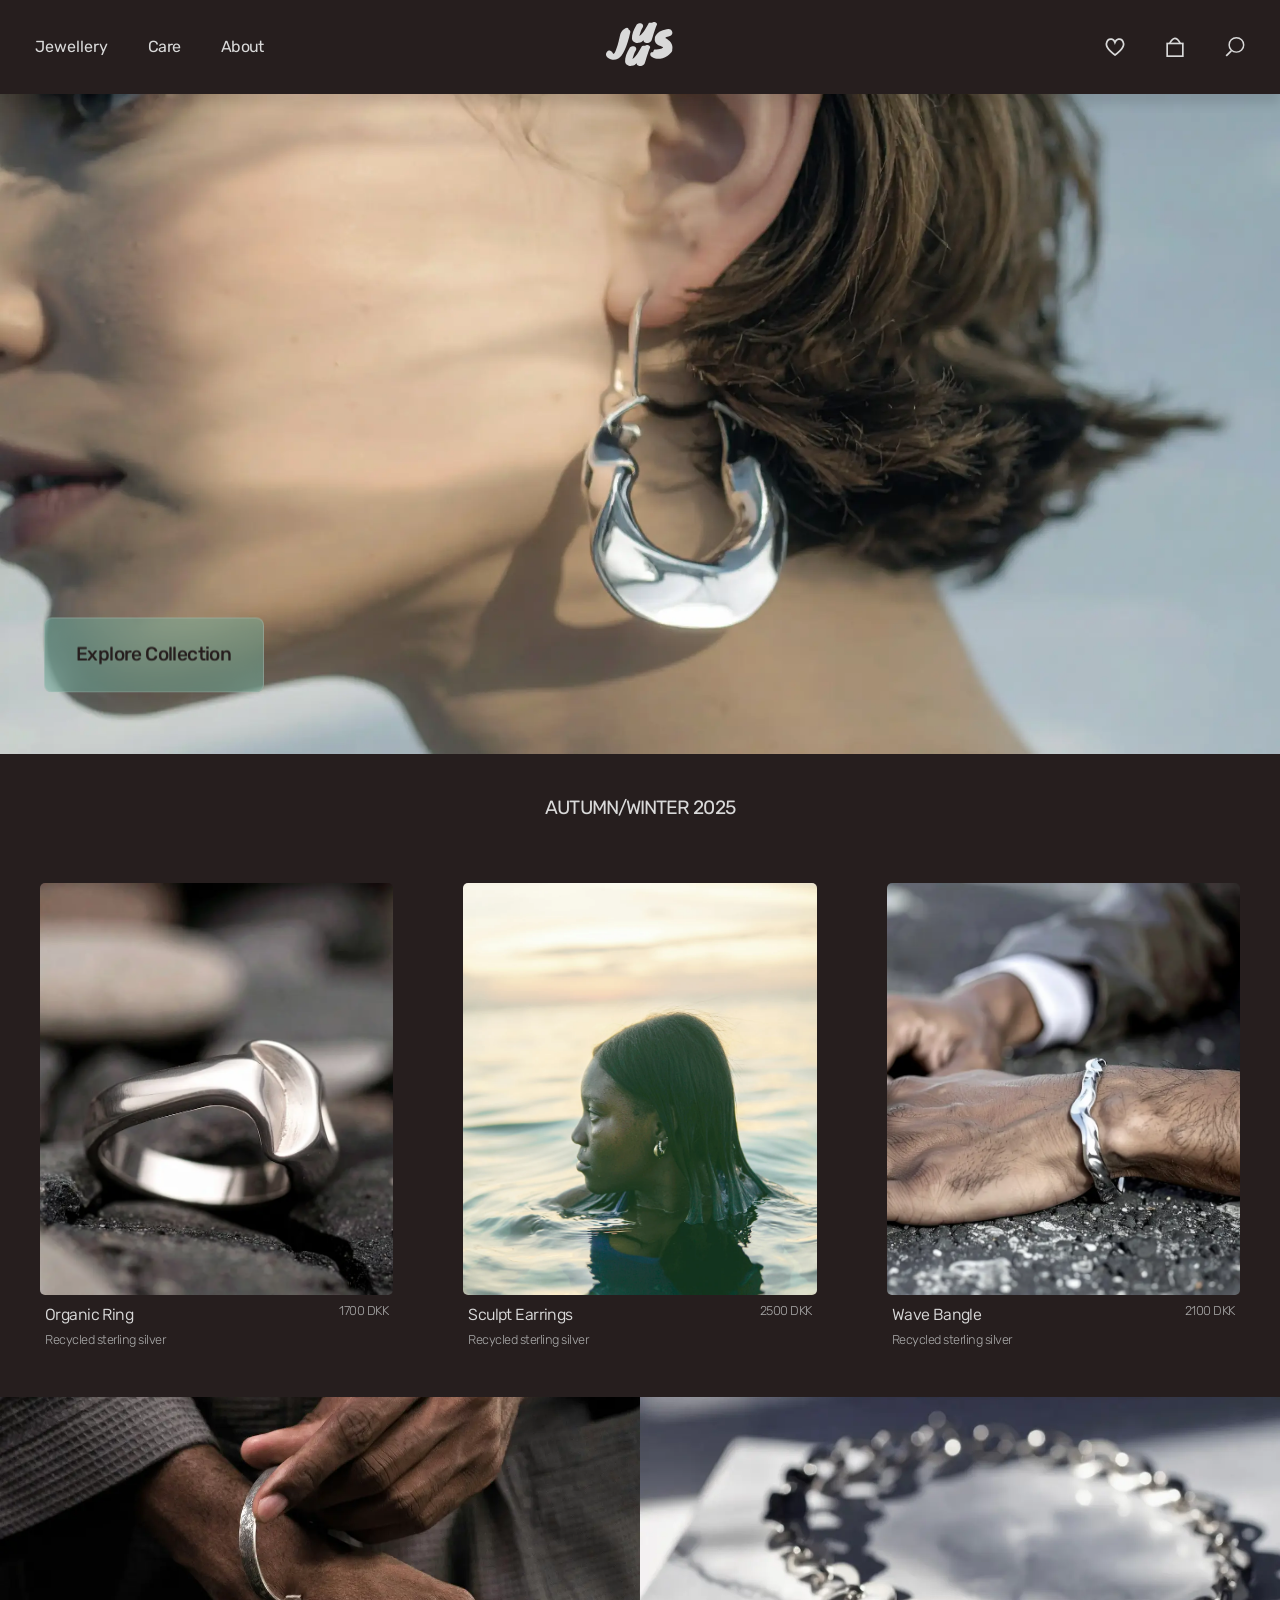
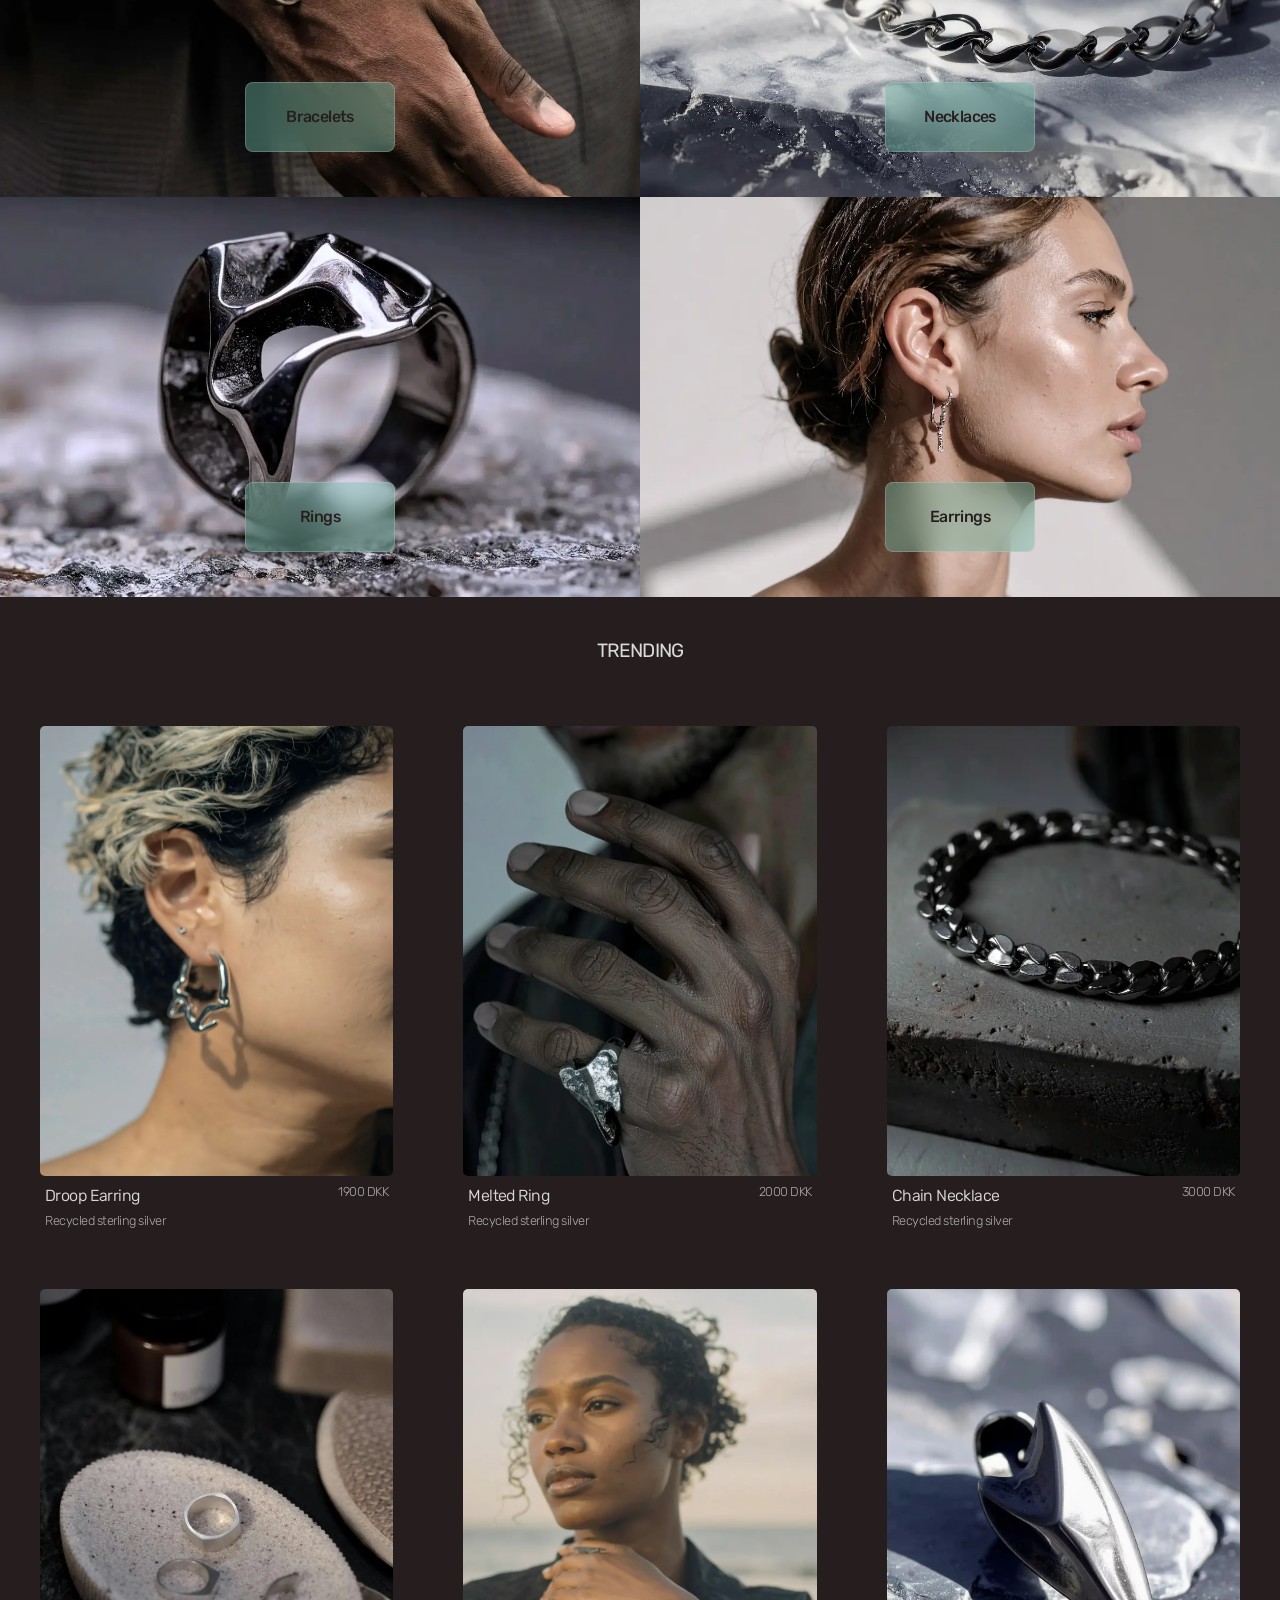
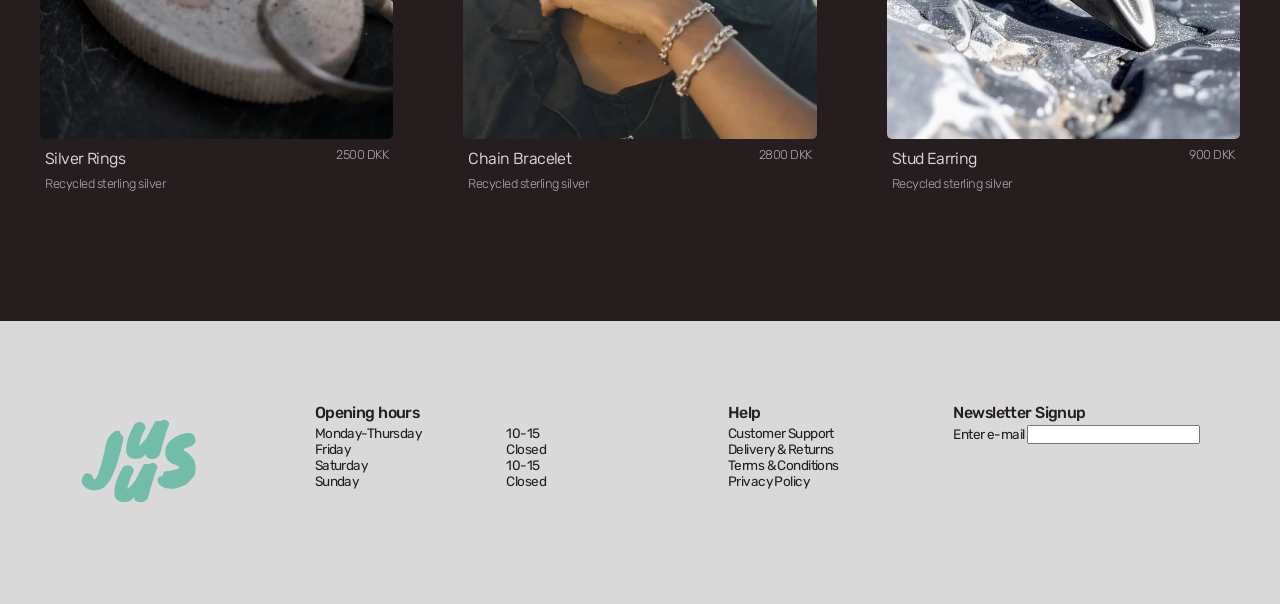
<file: index.html>
<!DOCTYPE html>
<html lang="en">
  <head>
    <meta charset="UTF-8" />
    <meta name="viewport" content="width=device-width, initial-scale=1.0" />
    <title>Juus Jewellery</title>
    <link rel="stylesheet" href="general.css" />
    <link rel="stylesheet" href="layout.css" />
    <link rel="preconnect" href="https://fonts.googleapis.com" />
    <link rel="preconnect" href="https://fonts.gstatic.com" crossorigin />
    <link
      href="https://fonts.googleapis.com/css2?family=Fascinate&family=Knewave&family=Rubik:ital,wght@0,300..900;1,300..900&display=swap"
      rel="stylesheet"
    />
    <link
      rel="apple-touch-icon"
      sizes="180x180"
      href="favicon_io/apple-touch-icon.png"
    />
    <link
      rel="icon"
      type="image/png"
      sizes="32x32"
      href="favicon_io/favicon-32x32.png"
    />
    <link
      rel="icon"
      type="image/png"
      sizes="16x16"
      href="favicon_io/favicon-16x16.png"
    />
    <link rel="manifest" href="favicon_io/site.webmanifest" />
    <meta name="robots" content="noindex" />
  </head>
  <body>
    <header>
      <nav class="grid-menu">
        <div>
          <button class="burger">
            <span class="line"></span>
            <span class="line"></span>
            <span class="line"></span>
          </button>
          <ul class="menu">
            <li>
              <button class="submenu-button">Jewellery</button>
              <div class="submenus">
                <div class="submenu">
                  <div class="submenu-heading">Categories</div>
                  <ul>
                    <li><a href="">Necklaces</a></li>
                    <li><a href="">Earrings</a></li>
                    <li><a href="">Rings</a></li>
                    <li><a href="">Bracelets</a></li>
                  </ul>
                </div>
                <div class="submenu">
                  <div class="submenu-heading">Collections</div>
                  <ul>
                    <li><a href="sculpt.html">Sculpt</a></li>
                  </ul>
                </div>
              </div>
            </li>

            <li><a href="care.html">Care</a></li>

            <li><a href="about.html">About</a></li>
          </ul>
        </div>
        <div class="logo">
          <a href="index.html" aria-label="logo with link to landingpage"
            ><svg
              width="132"
              height="83"
              viewBox="0 0 132 83"
              fill="none"
              xmlns="http://www.w3.org/2000/svg"
            >
              <path
                d="M121.108 61.3158C119.012 63.4888 116.422 65.2286 113.337 66.5354C110.318 67.8959 107.217 68.7786 104.035 69.1835C100.853 69.5884 97.8298 69.52 94.9644 68.9783C92.0989 68.4366 89.7721 67.3501 87.984 65.7188C85.8749 63.8788 85.0056 61.9048 85.3762 59.7967C85.5809 58.9231 86.0412 58.2042 86.757 57.6402C87.4138 57.0826 88.2865 56.8666 89.3751 56.9922C90.0901 56.9757 90.5725 56.7411 90.8225 56.2883C91.125 55.769 91.3653 55.226 91.5432 54.6593C91.7148 54.0325 91.9223 53.4627 92.1658 52.9498C92.4028 52.3767 92.846 52.0551 93.4955 51.9849C103.919 51.1618 109.221 49.6457 109.402 47.4365C108.622 46.8518 107.675 46.3763 106.561 46.0103C105.505 45.6378 104.42 45.2685 103.306 44.9025C100.579 43.9809 98.6948 42.8465 97.654 41.4993C96.4676 41.0193 95.4563 39.6689 94.6202 37.448C94.2151 36.4578 93.9543 35.4216 93.838 34.3394C93.7216 33.2571 93.7921 32.2459 94.0493 31.3057C93.6201 28.98 94.7591 26.2414 97.4664 23.09C98.2089 22.219 99.1517 21.2655 100.295 20.2296C101.437 19.1936 103.204 18.1207 105.593 17.0108C107.982 15.9009 110.368 15.0347 112.75 14.4122C115.184 13.7232 117.382 13.3334 119.343 13.243C121.364 13.1462 122.832 13.474 123.749 14.2263C124.726 14.9723 125.518 15.951 126.126 17.1626C126.793 18.3677 127.103 19.5811 127.055 20.8028C126.873 23.5595 124.889 25.6596 121.102 27.1031C116.28 28.3545 113.989 29.2712 114.231 29.8533C114.244 29.9736 114.053 30.1462 113.659 30.3713C118.548 33.0663 122.043 35.8512 124.144 38.726C127.017 42.673 127.876 47.3244 126.72 52.6802C127.196 54.3318 125.946 56.5958 122.97 59.4722C122.267 60.1564 121.647 60.771 121.108 61.3158Z"
                fill="#D9D9D9"
              />
              <path
                d="M46.9088 48.0882C48.2555 46.786 49.7464 46.0384 51.3817 45.8455C53.065 45.6043 54.5319 45.7731 55.7823 46.3519C57.0809 46.9307 58.0187 47.8712 58.5959 49.1734C59.2211 50.4274 59.149 51.8744 58.3795 53.5142C56.7442 55.9258 55.4457 58.5303 54.4838 61.3277C53.5219 64.1251 52.6321 66.9466 51.8145 69.7922C56.2392 66.9948 59.9425 62.8228 62.9244 57.2762C63.7901 55.6364 64.728 53.9724 65.738 52.2843L66.8201 50.2586L68.9844 46.786C69.273 45.8696 69.778 45.2908 70.4994 45.0497C71.2208 44.7603 71.9903 44.6156 72.8079 44.6156C73.6736 44.6156 74.5394 44.6397 75.4051 44.6879C76.2708 44.6879 77.0643 44.4468 77.7858 43.9645C78.5072 43.4822 79.3488 43.3134 80.3107 43.458C81.3207 43.5545 82.2105 43.868 82.98 44.3986C83.7976 44.9291 84.3988 45.5802 84.7836 46.3519C85.2164 47.0754 85.2645 47.7988 84.9279 48.5223C82.9079 52.8631 80.1424 60.9418 76.6315 72.7584C75.8139 75.4111 75.0444 77.6298 74.3229 79.4143C73.1206 80.9095 71.6056 81.9223 69.778 82.4529C67.9504 82.9834 66.2189 83.1281 64.5837 82.887C62.9966 82.694 61.7221 82.1394 60.7602 81.223C59.7983 80.3548 59.5818 79.2455 60.1109 77.895C58.7642 79.0043 57.3695 80.0172 55.9266 80.9336C54.4838 81.85 52.7283 82.4529 50.6602 82.7423C48.6402 83.0316 46.6924 82.9352 44.8167 82.4529C42.941 82.0188 41.3298 81.1506 39.9832 79.8484C38.6846 78.5462 37.9872 76.8098 37.891 74.6394C37.6025 67.0189 40.6084 58.1685 46.9088 48.0882Z"
                fill="#D9D9D9"
              />
              <path
                d="M59.8402 4.68027C61.1869 3.37803 62.6778 2.63045 64.313 2.43752C65.9964 2.19637 67.4633 2.36518 68.7137 2.94395C70.0123 3.52272 70.9501 4.46323 71.5273 5.76547C72.1525 7.01948 72.0804 8.46641 71.3109 10.1063C69.6756 12.5178 68.3771 15.1223 67.4152 17.9197C66.4533 20.7171 65.5635 23.5386 64.7459 26.3843C69.1706 23.5869 72.8739 19.4149 75.8558 13.8683C76.7215 12.2284 77.6594 10.5645 78.6694 8.87637L79.7515 6.85067L81.9158 3.37803C82.2044 2.46164 82.7094 1.88287 83.4308 1.64171C84.1522 1.35232 84.9217 1.20763 85.7393 1.20763C86.605 1.20763 87.4707 1.23175 88.3365 1.27998C89.2022 1.27998 89.9957 1.03882 90.7172 0.556514C91.4386 0.0742022 92.2802 -0.0946077 93.2421 0.0500865C94.2521 0.146547 95.1419 0.46005 95.9114 0.990593C96.729 1.52113 97.3302 2.17225 97.715 2.94395C98.1478 3.66742 98.1959 4.39088 97.8592 5.11435C95.8393 9.45514 93.0738 17.5338 89.5629 29.3505C88.7453 32.0032 87.9757 34.2218 87.2543 36.0064C86.052 37.5015 84.537 38.5144 82.7094 39.0449C80.8817 39.5755 79.1503 39.7201 77.5151 39.479C75.928 39.2861 74.6535 38.7314 73.6916 37.815C72.7297 36.9469 72.5132 35.8375 73.0423 34.4871C71.6956 35.5964 70.3009 36.6092 68.858 37.5256C67.4152 38.442 65.6597 39.0449 63.5916 39.3343C61.5716 39.6237 59.6238 39.5272 57.7481 39.0449C55.8724 38.6108 54.2612 37.7427 52.9146 36.4404C51.616 35.1382 50.9186 33.4019 50.8224 31.2315C50.5339 23.611 53.5398 14.7606 59.8402 4.68027Z"
                fill="#D9D9D9"
              />
              <path
                d="M27.014 31.3475C28.0503 26.3881 28.9075 23.0305 29.5855 21.2747C31.1477 17.5932 33.4349 14.8307 36.447 12.9872C37.6797 11.8594 38.9582 11.2436 40.2823 11.1397C42.6124 10.9439 43.8496 11.357 43.9941 12.3789C44.1385 13.4008 44.3759 14.0678 44.7063 14.3798C45.0898 14.6898 45.4722 14.9728 45.8536 15.2288C46.2861 15.4288 46.6705 15.7658 47.007 16.2398C47.3945 16.6578 47.6655 17.5128 47.82 18.8046C41.2984 47.5453 33.7145 64.214 25.0683 68.8107C21.0543 70.8542 16.8012 71.4737 12.3089 70.6694C8.02886 69.8571 4.95902 68.026 3.09945 65.1761C1.07467 62.1702 1.46049 58.9925 4.25692 55.6431C5.62457 53.8614 7.54765 53.4376 10.0262 54.3717C10.6708 54.5638 11.2359 54.7588 11.7214 54.9568C12.6474 55.5709 13.2521 56.1159 13.5355 56.5919C13.7659 57.0698 13.9677 57.4948 14.141 57.8668C14.2612 58.2408 14.4895 58.6647 14.826 59.1387C15.2054 59.3407 15.6959 59.6737 16.2976 60.1378C16.6099 59.9638 16.817 59.8208 16.919 59.7089L18.5908 57.5372C19.43 55.8295 20.1141 54.2357 20.6431 52.7559C21.1742 51.3301 21.7277 49.7953 22.3037 48.1515C22.8817 46.5617 23.4076 45.0009 23.8816 43.4691C24.3555 41.9373 24.7294 40.5714 25.0032 39.3716C25.3281 38.1157 25.6285 36.9149 25.9044 35.769C26.1783 34.5691 26.5481 33.0953 27.014 31.3475Z"
                fill="#D9D9D9"
              />
            </svg>
          </a>
        </div>

        <div>
          <ul class="iconmenu">
            <li>
              <a href=""><img src="icons/wishlist.svg" alt="Wishlist" /></a>
            </li>

            <li>
              <a href=""><img src="icons/bag.svg" alt="Bag" /></a>
            </li>

            <li>
              <a href=""><img src="icons/search.svg" alt="Search" /></a>
            </li>
          </ul>
        </div>
      </nav>
    </header>
    <section class="hero-container">
      <img
        class="hero-1"
        src="content/hero2.webp"
        alt="Woman in white shirt wearing a wavy necklace and earring"
      />

      <!-- <div class="herotext">
        <svg
          width="652"
          height="454"
          viewBox="0 0 802 604"
          fill="none"
          xmlns="http://www.w3.org/2000/svg"
        >
          <path
            fill-rule="evenodd"
            clip-rule="evenodd"
            d="M450.241 457.534C353.153 473.104 279.169 583.891 187.603 559.158C92.4625 533.46 41.1381 434.737 45.8277 348.298C50.0931 269.677 140.849 217.222 209.211 160.868C259.706 119.243 316.1 90.3367 381.876 71.279C461.692 48.1536 558.607 -2.1199 620.293 41.7637C682.313 85.8857 607.155 177.722 626.742 245.479C650.825 328.79 804.895 396.832 744.063 469.919C683.283 542.943 551.821 441.244 450.241 457.534Z"
            fill="#71BDAA"
            fill-opacity="0.42"
          />
          <path
            d="M244.447 288.676C244.751 285.66 245.567 283.142 246.896 281.123C248.224 279.103 249.87 277.498 251.834 276.308C253.799 275.091 255.985 274.233 258.392 273.735C260.799 273.237 263.234 272.988 265.697 272.988C267.717 272.988 269.695 273.071 271.632 273.237C273.569 273.403 275.353 273.597 276.986 273.818C278.618 274.039 280.029 274.261 281.219 274.482C282.409 274.703 283.281 274.869 283.834 274.98C284.166 275.063 284.332 275.215 284.332 275.437C284.332 275.492 284.304 275.658 284.249 275.935L283.626 278.923C283.571 279.117 283.488 279.241 283.377 279.296C283.294 279.324 283.211 279.338 283.128 279.338C281.911 279.338 280.86 279.545 279.974 279.96C279.089 280.375 278.355 280.957 277.774 281.704C277.193 282.451 276.751 283.336 276.446 284.36C276.142 285.384 275.934 286.49 275.824 287.68L273.333 317.854C273.112 320.288 272.49 322.585 271.466 324.743C270.442 326.901 269.017 328.783 267.191 330.388C265.365 331.993 263.124 333.265 260.467 334.206C257.811 335.147 254.767 335.617 251.336 335.617C249.04 335.617 246.826 335.507 244.696 335.285C242.565 335.064 240.628 334.801 238.885 334.497C237.142 334.192 235.634 333.902 234.361 333.625C233.116 333.321 232.217 333.099 231.664 332.961C231.332 332.878 231.166 332.726 231.166 332.504C231.166 332.477 231.193 332.325 231.249 332.048L231.954 328.894C232.009 328.7 232.079 328.589 232.162 328.562C232.272 328.506 232.369 328.479 232.452 328.479C233.67 328.479 234.79 328.299 235.814 327.939C236.865 327.579 237.778 326.984 238.553 326.154C239.328 325.324 239.964 324.245 240.462 322.917C240.988 321.589 241.348 319.956 241.542 318.02L244.447 288.676ZM316.351 304.033C316.351 307.436 316.489 310.383 316.766 312.873C317.043 315.336 317.403 317.438 317.845 319.182C318.316 320.897 318.855 322.294 319.464 323.374C320.1 324.425 320.751 325.255 321.415 325.864C322.079 326.445 322.743 326.846 323.407 327.067C324.099 327.261 324.749 327.358 325.357 327.358C326.049 327.358 326.672 327.275 327.225 327.109C327.779 326.915 328.277 326.708 328.719 326.486C329.162 326.237 329.522 326.03 329.798 325.864C330.103 325.67 330.338 325.573 330.504 325.573C330.725 325.573 330.919 325.698 331.085 325.947L332.87 328.769C332.953 328.935 332.994 329.073 332.994 329.184C332.994 329.322 332.939 329.447 332.828 329.558C332.718 329.641 332.621 329.724 332.538 329.807C331.68 330.471 330.587 331.149 329.259 331.84C327.931 332.532 326.409 333.155 324.693 333.708C323.006 334.261 321.138 334.718 319.09 335.078C317.043 335.437 314.885 335.617 312.616 335.617C310.541 335.617 308.41 335.41 306.224 334.995C304.066 334.607 301.963 333.943 299.916 333.002C297.868 332.034 295.931 330.761 294.105 329.184C292.307 327.607 290.729 325.656 289.374 323.332C288.018 320.98 286.939 318.227 286.136 315.073C285.362 311.891 284.974 308.211 284.974 304.033C284.974 299.855 285.362 296.188 286.136 293.034C286.939 289.852 288.018 287.099 289.374 284.775C290.729 282.423 292.307 280.458 294.105 278.881C295.931 277.304 297.868 276.045 299.916 275.104C301.963 274.136 304.066 273.458 306.224 273.071C308.41 272.656 310.541 272.448 312.616 272.448C314.885 272.448 317.043 272.628 319.09 272.988C321.138 273.347 323.006 273.804 324.693 274.357C326.409 274.911 327.931 275.533 329.259 276.225C330.587 276.917 331.68 277.595 332.538 278.259C332.621 278.342 332.718 278.439 332.828 278.549C332.939 278.632 332.994 278.743 332.994 278.881C332.994 278.992 332.953 279.13 332.87 279.296L331.085 282.119C330.919 282.368 330.725 282.492 330.504 282.492C330.338 282.492 330.103 282.409 329.798 282.243C329.522 282.049 329.162 281.842 328.719 281.621C328.277 281.372 327.779 281.164 327.225 280.998C326.672 280.804 326.049 280.708 325.357 280.708C324.749 280.708 324.099 280.818 323.407 281.04C322.743 281.233 322.079 281.634 321.415 282.243C320.751 282.824 320.1 283.654 319.464 284.733C318.855 285.785 318.316 287.182 317.845 288.925C317.403 290.641 317.043 292.744 316.766 295.234C316.489 297.696 316.351 300.629 316.351 304.033ZM383.192 312.541C383.192 315.695 382.888 318.462 382.279 320.842C381.67 323.194 380.826 325.227 379.747 326.943C378.668 328.658 377.395 330.069 375.929 331.176C374.462 332.283 372.858 333.168 371.114 333.833C369.399 334.497 367.573 334.953 365.636 335.202C363.727 335.479 361.79 335.617 359.825 335.617C357.944 335.617 356.062 335.493 354.181 335.244C352.327 335.022 350.556 334.607 348.868 333.999C347.208 333.39 345.659 332.546 344.22 331.467C342.781 330.388 341.536 328.99 340.484 327.275C339.433 325.559 338.603 323.498 337.994 321.091C337.413 318.684 337.123 315.834 337.123 312.541V280.209C337.123 279.241 337.206 278.397 337.372 277.678C337.538 276.958 337.856 276.363 338.326 275.893C338.797 275.395 339.447 275.021 340.277 274.772C341.107 274.523 342.186 274.399 343.514 274.399H362.025C363.63 274.399 364.847 274.634 365.677 275.104C366.535 275.575 367.13 276.17 367.462 276.889C367.822 277.581 368.015 278.328 368.043 279.13C368.071 279.905 368.085 280.625 368.085 281.289V323.913C368.085 324.328 368.195 324.632 368.417 324.826C368.666 324.992 368.901 325.075 369.122 325.075C370.118 325.075 370.99 324.812 371.737 324.287C372.484 323.733 373.107 322.986 373.605 322.045C374.103 321.105 374.476 319.998 374.725 318.725C375.002 317.452 375.14 316.083 375.14 314.616V276.35C375.14 275.879 375.237 275.437 375.431 275.021C375.652 274.606 376.123 274.399 376.842 274.399H381.158C381.407 274.399 381.656 274.413 381.905 274.44C382.154 274.468 382.376 274.551 382.569 274.689C382.763 274.8 382.915 274.994 383.026 275.271C383.137 275.52 383.192 275.879 383.192 276.35V312.541ZM389.894 280.209C389.894 279.241 389.977 278.397 390.143 277.678C390.309 276.958 390.627 276.363 391.097 275.893C391.568 275.395 392.218 275.021 393.048 274.772C393.878 274.523 394.957 274.399 396.285 274.399H414.796C416.401 274.399 417.618 274.634 418.448 275.104C419.306 275.575 419.901 276.17 420.233 276.889C420.593 277.581 420.786 278.328 420.814 279.13C420.842 279.905 420.856 280.625 420.856 281.289V328.312C422.765 328.036 424.536 327.787 426.168 327.565C426.86 327.482 427.552 327.399 428.243 327.316C428.963 327.206 429.613 327.109 430.194 327.026C430.803 326.943 431.342 326.888 431.813 326.86C432.283 326.805 432.629 326.777 432.85 326.777C433.321 326.777 433.694 326.874 433.971 327.067C434.275 327.233 434.427 327.593 434.427 328.146V331.965C434.427 332.463 434.206 332.933 433.763 333.376C433.348 333.791 432.67 333.999 431.73 333.999H396.202C394.902 333.999 393.837 333.874 393.007 333.625C392.204 333.376 391.568 333.016 391.097 332.546C390.627 332.076 390.309 331.481 390.143 330.761C389.977 330.042 389.894 329.198 389.894 328.229V280.209ZM438.182 280.209C438.182 279.241 438.265 278.397 438.431 277.678C438.597 276.958 438.916 276.363 439.386 275.893C439.856 275.395 440.507 275.021 441.337 274.772C442.167 274.523 443.246 274.399 444.574 274.399H463.085C464.994 274.399 466.889 274.523 468.771 274.772C470.652 274.994 472.451 275.381 474.166 275.935C475.909 276.488 477.514 277.207 478.981 278.093C480.475 278.978 481.761 280.085 482.841 281.413C483.947 282.714 484.805 284.249 485.414 286.02C486.05 287.763 486.368 289.783 486.368 292.08C486.368 295.483 485.898 298.361 484.957 300.712C484.044 303.037 482.799 304.96 481.222 306.481C479.645 308.003 477.805 309.165 475.702 309.968C473.627 310.77 471.441 311.351 469.144 311.711V327.275C469.144 327.911 469.089 328.617 468.978 329.392C468.868 330.166 468.591 330.9 468.148 331.591C467.705 332.255 467.028 332.823 466.114 333.293C465.201 333.763 463.942 333.999 462.338 333.999H444.574C443.246 333.999 442.167 333.874 441.337 333.625C440.507 333.376 439.856 333.016 439.386 332.546C438.916 332.076 438.597 331.481 438.431 330.761C438.265 330.042 438.182 329.198 438.182 328.229V280.209ZM480.516 292.702C480.516 291.042 480.295 289.52 479.852 288.137C479.41 286.726 478.732 285.494 477.819 284.443C476.906 283.391 475.73 282.52 474.291 281.828C472.852 281.136 471.136 280.666 469.144 280.417V306.191C471.136 305.887 472.852 305.333 474.291 304.531C475.73 303.728 476.906 302.732 477.819 301.542C478.732 300.353 479.41 299.011 479.852 297.517C480.295 295.995 480.516 294.39 480.516 292.702ZM500.997 280.458C499.199 280.846 497.539 281.192 496.017 281.496C495.353 281.634 494.689 281.759 494.025 281.87C493.388 281.98 492.78 282.091 492.199 282.202C491.617 282.285 491.092 282.354 490.621 282.409C490.179 282.465 489.847 282.492 489.625 282.492C489.155 282.492 488.754 282.409 488.422 282.243C488.117 282.049 487.965 281.676 487.965 281.123V276.474C487.965 275.948 488.187 275.478 488.629 275.063C489.072 274.62 489.764 274.399 490.704 274.399H542.211C543.152 274.399 543.843 274.62 544.286 275.063C544.729 275.478 544.95 275.948 544.95 276.474V281.123C544.95 281.676 544.784 282.049 544.452 282.243C544.148 282.409 543.76 282.492 543.29 282.492C543.041 282.492 542.695 282.465 542.252 282.409C541.81 282.354 541.298 282.285 540.717 282.202C540.136 282.091 539.513 281.98 538.849 281.87C538.213 281.759 537.562 281.634 536.898 281.496C535.376 281.192 533.716 280.846 531.918 280.458V328.312C531.918 329.253 531.835 330.083 531.669 330.803C531.503 331.494 531.185 332.089 530.714 332.587C530.271 333.058 529.649 333.417 528.846 333.667C528.044 333.888 527.02 333.999 525.775 333.999H507.264C505.964 333.999 504.899 333.874 504.069 333.625C503.266 333.376 502.63 333.016 502.159 332.546C501.717 332.076 501.412 331.481 501.246 330.761C501.08 330.042 500.997 329.198 500.997 328.229V280.458Z"
            fill="#261E1E"
          />
          <path
            d="M345.655 253C345.472 253 345.33 252.95 345.23 252.85C345.13 252.733 345.08 252.591 345.08 252.425V236.1C345.08 235.916 345.13 235.775 345.23 235.675C345.33 235.558 345.472 235.5 345.655 235.5H346.805C347.005 235.5 347.155 235.55 347.255 235.65C347.355 235.733 347.414 235.8 347.43 235.85L355.73 248.6V236.1C355.73 235.916 355.78 235.775 355.88 235.675C355.98 235.558 356.122 235.5 356.305 235.5H357.505C357.689 235.5 357.83 235.558 357.93 235.675C358.047 235.775 358.105 235.916 358.105 236.1V252.4C358.105 252.566 358.047 252.708 357.93 252.825C357.83 252.941 357.697 253 357.53 253H356.33C356.147 253 356.005 252.95 355.905 252.85C355.822 252.75 355.764 252.683 355.73 252.65L347.455 240.025V252.425C347.455 252.591 347.397 252.733 347.28 252.85C347.18 252.95 347.039 253 346.855 253H345.655ZM362.739 253C362.555 253 362.414 252.95 362.314 252.85C362.214 252.733 362.164 252.591 362.164 252.425V236.1C362.164 235.916 362.214 235.775 362.314 235.675C362.414 235.558 362.555 235.5 362.739 235.5H373.064C373.247 235.5 373.389 235.558 373.489 235.675C373.589 235.775 373.639 235.916 373.639 236.1V237.05C373.639 237.233 373.589 237.375 373.489 237.475C373.389 237.575 373.247 237.625 373.064 237.625H364.564V243.1H372.514C372.697 243.1 372.839 243.158 372.939 243.275C373.039 243.375 373.089 243.516 373.089 243.7V244.625C373.089 244.791 373.039 244.933 372.939 245.05C372.839 245.15 372.697 245.2 372.514 245.2H364.564V250.875H373.264C373.447 250.875 373.589 250.925 373.689 251.025C373.789 251.125 373.839 251.266 373.839 251.45V252.425C373.839 252.591 373.789 252.733 373.689 252.85C373.589 252.95 373.447 253 373.264 253H362.739ZM380 253C379.783 253 379.608 252.941 379.475 252.825C379.358 252.708 379.275 252.541 379.225 252.325L376 236.275C375.983 236.208 375.975 236.15 375.975 236.1C375.975 236.05 375.975 236.016 375.975 236C375.975 235.866 376.025 235.75 376.125 235.65C376.225 235.55 376.341 235.5 376.475 235.5H377.775C378.125 235.5 378.325 235.641 378.375 235.925L380.925 248.825L383.625 239.975C383.675 239.825 383.758 239.691 383.875 239.575C384.008 239.441 384.191 239.375 384.425 239.375H385.35C385.6 239.375 385.783 239.441 385.9 239.575C386.016 239.691 386.091 239.825 386.125 239.975L388.85 248.825L391.375 235.925C391.425 235.641 391.633 235.5 392 235.5H393.3C393.433 235.5 393.55 235.55 393.65 235.65C393.75 235.75 393.8 235.866 393.8 236C393.8 236.016 393.791 236.05 393.775 236.1C393.775 236.15 393.775 236.208 393.775 236.275L390.55 252.325C390.5 252.541 390.408 252.708 390.275 252.825C390.158 252.941 389.991 253 389.775 253H388.8C388.566 253 388.383 252.941 388.25 252.825C388.116 252.708 388.025 252.558 387.975 252.375L384.875 242.85L381.8 252.375C381.733 252.558 381.633 252.708 381.5 252.825C381.383 252.941 381.208 253 380.975 253H380ZM402.832 253C402.648 253 402.507 252.95 402.407 252.85C402.307 252.733 402.257 252.591 402.257 252.425V236.075C402.257 235.908 402.307 235.775 402.407 235.675C402.507 235.558 402.648 235.5 402.832 235.5H404.157C404.323 235.5 404.457 235.558 404.557 235.675C404.673 235.775 404.732 235.908 404.732 236.075V252.425C404.732 252.591 404.673 252.733 404.557 252.85C404.457 252.95 404.323 253 404.157 253H402.832ZM409.393 253C409.209 253 409.068 252.95 408.968 252.85C408.868 252.733 408.818 252.591 408.818 252.425V236.1C408.818 235.916 408.868 235.775 408.968 235.675C409.068 235.558 409.209 235.5 409.393 235.5H410.543C410.743 235.5 410.893 235.55 410.993 235.65C411.093 235.733 411.151 235.8 411.168 235.85L419.468 248.6V236.1C419.468 235.916 419.518 235.775 419.618 235.675C419.718 235.558 419.859 235.5 420.043 235.5H421.243C421.426 235.5 421.568 235.558 421.668 235.675C421.784 235.775 421.843 235.916 421.843 236.1V252.4C421.843 252.566 421.784 252.708 421.668 252.825C421.568 252.941 421.434 253 421.268 253H420.068C419.884 253 419.743 252.95 419.643 252.85C419.559 252.75 419.501 252.683 419.468 252.65L411.193 240.025V252.425C411.193 252.591 411.134 252.733 411.018 252.85C410.918 252.95 410.776 253 410.593 253H409.393Z"
            fill="#261E1E"
          />
        </svg>
      </div> -->

      <a class="cta1 cta" href="sculpt.html">Explore Collection</a>
    </section>

    <h2 class="headlines">AUTUMN/WINTER 2025</h2>

    <section class="grid-1">
      <div>
        <a href="productpage.html"
          ><img
            src="content/organicring.webp"
            alt="Organically shaped silver ring"
        /></a>
        <div class="grid1-1">
          <div class="producttext1">
            <h3>Organic Ring</h3>
            <p>Recycled sterling silver</p>
          </div>
          <div class="producttext1-1"><p>1700 DKK</p></div>
        </div>
      </div>
      <div>
        <img
          src="content/elias-rodriguez-aRvIh28Z510-unsplash.webp"
          alt="A woman wearing a single creol earring with organic shapes"
        />
        <div class="grid1-1">
          <div class="producttext1">
            <h3>Sculpt Earrings</h3>
            <p>Recycled sterling silver</p>
          </div>
          <div class="producttext1-1"><p>2500 DKK</p></div>
        </div>
      </div>
      <div class="fall-out">
        <img
          src="content/wavebangle.webp"
          alt="The hands of a man, wearing a wavy silver bangle"
        />
        <div class="grid1-1">
          <div class="producttext1">
            <h3>Wave Bangle</h3>
            <p>Recycled sterling silver</p>
          </div>
          <div class="producttext1-1"><p>2100 DKK</p></div>
        </div>
      </div>
    </section>

    <section class="grid-categories">
      <div class="category">
        <img
          src="content/pexels-ron-lach-9145353.webp"
          alt="Man wearing a hammered silver bangle"
        /><a class="cta cta2" href="bracelets.html">Bracelets</a>
      </div>
      <div class="category">
        <img src="content/necklace.webp" alt="Link-necklace lying on marble" />
        <a class="cta cta2" href="necklaces.html">Necklaces</a>
      </div>

      <div class="category">
        <img src="content/hammeredring.webp" alt="dummy-image" />
        <a class="cta cta2" href="rings.html">Rings</a>
      </div>

      <div class="category">
        <img src="content/earrings2.webp" alt="dummy-image" />
        <a class="cta cta2" href="earrings.html">Earrings</a>
      </div>
    </section>

    <h2 class="headlines">TRENDING</h2>
    <section class="grid-2">
      <div>
        <img
          src="content/2D758AC2-E282-406F-872F-EA88A35DF273_1_201_a.webp"
          alt="Woman wearing a droopy earring"
        />
        <div class="grid1-1">
          <div class="producttext1">
            <h3>Droop Earring</h3>
            <p>Recycled sterling silver</p>
          </div>
          <div class="producttext1-1"><p>1900 DKK</p></div>
        </div>
      </div>
      <div>
        <img
          src="content/meltedring.webp"
          alt="Man wearing a melted pointy ring"
        />
        <div class="grid1-1">
          <div class="producttext1">
            <h3>Melted Ring</h3>
            <p>Recycled sterling silver</p>
          </div>
          <div class="producttext1-1"><p>2000 DKK</p></div>
        </div>
      </div>
      <div>
        <img
          src="content/chainnecklace.webp"
          alt="chain necklace on a piece of concrete"
        />
        <div class="grid1-1">
          <div class="producttext1">
            <h3>Chain Necklace</h3>
            <p>Recycled sterling silver</p>
          </div>
          <div class="producttext1-1"><p>3000 DKK</p></div>
        </div>
      </div>
      <div>
        <img
          src="content/pexels-ron-lach-9144528.webp"
          alt="Rings displayed on a plate"
        />
        <div class="grid1-1">
          <div class="producttext1">
            <h3>Silver Rings</h3>
            <p>Recycled sterling silver</p>
          </div>
          <div class="producttext1-1"><p>2500 DKK</p></div>
        </div>
      </div>
      <div class="fall-out">
        <img
          src="content/chainbracelet.webp"
          alt="woman wearing a chain bracelet"
        />
        <div class="grid1-1">
          <div class="producttext1">
            <h3>Chain Bracelet</h3>
            <p>Recycled sterling silver</p>
          </div>
          <div class="producttext1-1"><p>2800 DKK</p></div>
        </div>
      </div>
      <div class="fall-out">
        <img src="content/studearring.webp" alt="Earring lying on marble" />
        <div class="grid1-1">
          <div class="producttext1">
            <h3>Stud Earring</h3>
            <p>Recycled sterling silver</p>
          </div>
          <div class="producttext1-1"><p>900 DKK</p></div>
        </div>
      </div>
    </section>

    <footer>
      <section class="footerstyle">
        <div class="logo2">
          <svg
            width="289"
            height="200"
            viewBox="0 0 289 200"
            fill="none"
            xmlns="http://www.w3.org/2000/svg"
          >
            <path
              d="M265.153 147.328C260.564 152.526 254.893 156.689 248.139 159.815C241.529 163.07 234.74 165.181 227.774 166.15C220.808 167.119 214.188 166.955 207.914 165.659C201.641 164.363 196.546 161.764 192.632 157.861C188.014 153.46 186.111 148.737 186.922 143.694C187.37 141.604 188.378 139.884 189.945 138.535C191.383 137.201 193.294 136.684 195.677 136.984C197.242 136.945 198.299 136.384 198.846 135.3C199.508 134.058 200.034 132.759 200.424 131.403C200.8 129.904 201.254 128.541 201.787 127.314C202.306 125.943 203.276 125.173 204.698 125.005C227.52 123.036 239.128 119.409 239.524 114.124C237.817 112.725 235.743 111.588 233.303 110.712C230.993 109.821 228.617 108.938 226.177 108.062C220.206 105.857 216.082 103.143 213.803 99.9202C211.205 98.772 208.991 95.5413 207.161 90.2282C206.274 87.8594 205.703 85.3804 205.448 82.7913C205.193 80.2022 205.348 77.7831 205.911 75.5338C204.971 69.97 207.465 63.4184 213.392 55.879C215.018 53.7953 217.082 51.5142 219.584 49.0359C222.086 46.5576 225.953 43.9908 231.184 41.3356C236.415 38.6803 241.638 36.6081 246.853 35.1189C252.183 33.4705 256.995 32.5381 261.289 32.3218C265.713 32.0901 268.928 32.8743 270.936 34.6742C273.073 36.4588 274.808 38.8003 276.139 41.6987C277.6 44.5818 278.278 47.4847 278.173 50.4073C277.776 57.0022 273.432 62.0263 265.141 65.4796C254.581 68.4734 249.567 70.6666 250.096 72.0592C250.124 72.3468 249.707 72.7599 248.845 73.2983C259.548 79.7457 267.2 86.4081 271.8 93.2856C278.091 102.728 279.97 113.856 277.439 126.669C278.482 130.62 275.745 136.036 269.23 142.917C267.691 144.554 266.332 146.024 265.153 147.328Z"
              fill="#71BDAA"
            />
            <path
              d="M102.702 115.683C105.65 112.567 108.915 110.779 112.495 110.317C116.18 109.74 119.392 110.144 122.13 111.529C124.973 112.913 127.026 115.163 128.29 118.279C129.658 121.279 129.501 124.74 127.816 128.663C124.236 134.433 121.393 140.663 119.287 147.356C117.181 154.048 115.233 160.798 113.442 167.606C123.13 160.913 131.238 150.933 137.766 137.663C139.662 133.74 141.715 129.76 143.926 125.721L146.296 120.875L151.034 112.567C151.666 110.375 152.772 108.99 154.351 108.413C155.931 107.721 157.615 107.375 159.405 107.375C161.301 107.375 163.196 107.433 165.091 107.548C166.987 107.548 168.724 106.971 170.304 105.817C171.883 104.663 173.726 104.26 175.832 104.606C178.043 104.836 179.991 105.586 181.676 106.856C183.466 108.125 184.782 109.683 185.625 111.529C186.572 113.26 186.678 114.99 185.941 116.721C181.518 127.106 175.463 146.433 167.777 174.702C165.987 181.048 164.302 186.356 162.722 190.625C160.09 194.202 156.773 196.625 152.772 197.894C148.77 199.164 144.979 199.51 141.399 198.933C137.924 198.471 135.134 197.144 133.028 194.952C130.922 192.875 130.448 190.221 131.607 186.99C128.658 189.644 125.604 192.067 122.446 194.26C119.287 196.452 115.443 197.894 110.915 198.587C106.493 199.279 102.228 199.048 98.1215 197.894C94.0149 196.856 90.4874 194.779 87.539 191.664C84.6959 188.548 83.1691 184.394 82.9585 179.202C82.3267 160.971 88.9079 139.798 102.702 115.683Z"
              fill="#71BDAA"
            />
            <path
              d="M131.014 11.8364C133.962 8.72102 137.226 6.93256 140.807 6.47102C144.492 5.8941 147.704 6.29795 150.441 7.68257C153.284 9.06718 155.338 11.3172 156.601 14.4326C157.97 17.4326 157.812 20.8941 156.128 24.8172C152.547 30.5865 149.704 36.8172 147.598 43.5096C145.492 50.2019 143.544 56.9519 141.754 63.7596C151.442 57.0673 159.55 47.0865 166.078 33.8172C167.974 29.8942 170.027 25.9134 172.238 21.8749L174.607 17.0287L179.346 8.72103C179.978 6.52872 181.083 5.1441 182.663 4.56717C184.242 3.87486 185.927 3.52871 187.717 3.52871C189.613 3.52871 191.508 3.5864 193.403 3.70179C195.299 3.70179 197.036 3.12486 198.616 1.97102C200.195 0.817165 202.038 0.413315 204.144 0.759472C206.355 0.990239 208.303 1.74024 209.988 3.00948C211.778 4.27871 213.094 5.83641 213.937 7.68257C214.884 9.41334 214.99 11.1441 214.252 12.8749C209.83 23.2595 203.775 42.5865 196.088 70.8558C194.298 77.2019 192.614 82.5096 191.034 86.7789C188.402 90.3558 185.085 92.7789 181.083 94.0481C177.082 95.3174 173.291 95.6635 169.711 95.0866C166.236 94.6251 163.446 93.2981 161.34 91.1058C159.234 89.0289 158.76 86.375 159.918 83.1443C156.97 85.7981 153.916 88.2212 150.757 90.4135C147.598 92.6058 143.755 94.0481 139.227 94.7404C134.805 95.4327 130.54 95.202 126.433 94.0481C122.327 93.0097 118.799 90.9327 115.851 87.8173C113.008 84.702 111.481 80.5481 111.27 75.3558C110.638 57.125 117.22 35.9519 131.014 11.8364Z"
              fill="#71BDAA"
            />
            <path
              d="M59.1442 75.6336C61.4132 63.769 63.2899 55.7365 64.7744 51.5361C68.1947 42.7288 73.2022 36.1199 79.7969 31.7095C82.4958 29.0115 85.2948 27.5382 88.1939 27.2897C93.2952 26.8214 96.004 27.8096 96.3203 30.2544C96.6366 32.6991 97.1564 34.2947 97.8798 35.0411C98.7193 35.7828 99.5566 36.4598 100.392 37.0723C101.338 37.5508 102.18 38.357 102.917 39.4909C103.765 40.4909 104.359 42.5362 104.697 45.6268C90.4186 114.384 73.8144 154.261 54.8843 165.258C46.0962 170.147 36.7845 171.629 26.9491 169.705C17.5783 167.761 10.8573 163.381 6.78591 156.563C2.35287 149.372 3.1976 141.77 9.32007 133.757C12.3144 129.494 16.5248 128.48 21.9512 130.715C23.3626 131.175 24.5998 131.641 25.6627 132.115C27.6901 133.584 29.0141 134.888 29.6346 136.026C30.1389 137.17 30.5808 138.187 30.9602 139.077C31.2234 139.971 31.7233 140.986 32.4599 142.119C33.2906 142.603 34.3646 143.399 35.6819 144.509C36.3655 144.093 36.819 143.751 37.0425 143.483L40.7027 138.288C42.54 134.203 44.0378 130.39 45.196 126.85C46.3586 123.439 47.5704 119.767 48.8315 115.834C50.097 112.031 51.2485 108.297 52.2861 104.632C53.3238 100.968 54.1424 97.7003 54.742 94.8298C55.4533 91.8254 56.1109 88.9525 56.7149 86.2112C57.3145 83.3408 58.1243 79.8149 59.1442 75.6336Z"
              fill="#71BDAA"
            />
          </svg>
        </div>

        <div class="openinghours">
          <div>
            <h3>Opening hours</h3>
            <dl>
              <dt>Monday-Thursday</dt>
              <dd>10-15</dd>
              <dt>Friday</dt>
              <dd>Closed</dd>
              <dt>Saturday</dt>
              <dd>10-15</dd>
              <dt>Sunday</dt>
              <dd>Closed</dd>
            </dl>
          </div>

          <div>
            <h3>Help</h3>
            <ul>
              <li>Customer Support</li>
              <li>Delivery & Returns</li>
              <li>Terms & Conditions</li>
              <li>Privacy Policy</li>
            </ul>
          </div>
        </div>

        <div class="newsletter">
          <h3>Newsletter Signup</h3>
          <label for="e-mail">Enter e-mail</label>
          <input type="text" id="e-mail" name="e-mail" />
          <svg
            class="logo3"
            width="289"
            height="200"
            viewBox="0 0 289 200"
            fill="none"
            xmlns="http://www.w3.org/2000/svg"
          >
            <path
              d="M265.153 147.328C260.564 152.526 254.893 156.689 248.139 159.815C241.529 163.07 234.74 165.181 227.774 166.15C220.808 167.119 214.188 166.955 207.914 165.659C201.641 164.363 196.546 161.764 192.632 157.861C188.014 153.46 186.111 148.737 186.922 143.694C187.37 141.604 188.378 139.884 189.945 138.535C191.383 137.201 193.294 136.684 195.677 136.984C197.242 136.945 198.299 136.384 198.846 135.3C199.508 134.058 200.034 132.759 200.424 131.403C200.8 129.904 201.254 128.541 201.787 127.314C202.306 125.943 203.276 125.173 204.698 125.005C227.52 123.036 239.128 119.409 239.524 114.124C237.817 112.725 235.743 111.588 233.303 110.712C230.993 109.821 228.617 108.938 226.177 108.062C220.206 105.857 216.082 103.143 213.803 99.9202C211.205 98.772 208.991 95.5413 207.161 90.2282C206.274 87.8594 205.703 85.3804 205.448 82.7913C205.193 80.2022 205.348 77.7831 205.911 75.5338C204.971 69.97 207.465 63.4184 213.392 55.879C215.018 53.7953 217.082 51.5142 219.584 49.0359C222.086 46.5576 225.953 43.9908 231.184 41.3356C236.415 38.6803 241.638 36.6081 246.853 35.1189C252.183 33.4705 256.995 32.5381 261.289 32.3218C265.713 32.0901 268.928 32.8743 270.936 34.6742C273.073 36.4588 274.808 38.8003 276.139 41.6987C277.6 44.5818 278.278 47.4847 278.173 50.4073C277.776 57.0022 273.432 62.0263 265.141 65.4796C254.581 68.4734 249.567 70.6666 250.096 72.0592C250.124 72.3468 249.707 72.7599 248.845 73.2983C259.548 79.7457 267.2 86.4081 271.8 93.2856C278.091 102.728 279.97 113.856 277.439 126.669C278.482 130.62 275.745 136.036 269.23 142.917C267.691 144.554 266.332 146.024 265.153 147.328Z"
              fill="#71BDAA"
            />
            <path
              d="M102.702 115.683C105.65 112.567 108.915 110.779 112.495 110.317C116.18 109.74 119.392 110.144 122.13 111.529C124.973 112.913 127.026 115.163 128.29 118.279C129.658 121.279 129.501 124.74 127.816 128.663C124.236 134.433 121.393 140.663 119.287 147.356C117.181 154.048 115.233 160.798 113.442 167.606C123.13 160.913 131.238 150.933 137.766 137.663C139.662 133.74 141.715 129.76 143.926 125.721L146.296 120.875L151.034 112.567C151.666 110.375 152.772 108.99 154.351 108.413C155.931 107.721 157.615 107.375 159.405 107.375C161.301 107.375 163.196 107.433 165.091 107.548C166.987 107.548 168.724 106.971 170.304 105.817C171.883 104.663 173.726 104.26 175.832 104.606C178.043 104.836 179.991 105.586 181.676 106.856C183.466 108.125 184.782 109.683 185.625 111.529C186.572 113.26 186.678 114.99 185.941 116.721C181.518 127.106 175.463 146.433 167.777 174.702C165.987 181.048 164.302 186.356 162.722 190.625C160.09 194.202 156.773 196.625 152.772 197.894C148.77 199.164 144.979 199.51 141.399 198.933C137.924 198.471 135.134 197.144 133.028 194.952C130.922 192.875 130.448 190.221 131.607 186.99C128.658 189.644 125.604 192.067 122.446 194.26C119.287 196.452 115.443 197.894 110.915 198.587C106.493 199.279 102.228 199.048 98.1215 197.894C94.0149 196.856 90.4874 194.779 87.539 191.664C84.6959 188.548 83.1691 184.394 82.9585 179.202C82.3267 160.971 88.9079 139.798 102.702 115.683Z"
              fill="#71BDAA"
            />
            <path
              d="M131.014 11.8364C133.962 8.72102 137.226 6.93256 140.807 6.47102C144.492 5.8941 147.704 6.29795 150.441 7.68257C153.284 9.06718 155.338 11.3172 156.601 14.4326C157.97 17.4326 157.812 20.8941 156.128 24.8172C152.547 30.5865 149.704 36.8172 147.598 43.5096C145.492 50.2019 143.544 56.9519 141.754 63.7596C151.442 57.0673 159.55 47.0865 166.078 33.8172C167.974 29.8942 170.027 25.9134 172.238 21.8749L174.607 17.0287L179.346 8.72103C179.978 6.52872 181.083 5.1441 182.663 4.56717C184.242 3.87486 185.927 3.52871 187.717 3.52871C189.613 3.52871 191.508 3.5864 193.403 3.70179C195.299 3.70179 197.036 3.12486 198.616 1.97102C200.195 0.817165 202.038 0.413315 204.144 0.759472C206.355 0.990239 208.303 1.74024 209.988 3.00948C211.778 4.27871 213.094 5.83641 213.937 7.68257C214.884 9.41334 214.99 11.1441 214.252 12.8749C209.83 23.2595 203.775 42.5865 196.088 70.8558C194.298 77.2019 192.614 82.5096 191.034 86.7789C188.402 90.3558 185.085 92.7789 181.083 94.0481C177.082 95.3174 173.291 95.6635 169.711 95.0866C166.236 94.6251 163.446 93.2981 161.34 91.1058C159.234 89.0289 158.76 86.375 159.918 83.1443C156.97 85.7981 153.916 88.2212 150.757 90.4135C147.598 92.6058 143.755 94.0481 139.227 94.7404C134.805 95.4327 130.54 95.202 126.433 94.0481C122.327 93.0097 118.799 90.9327 115.851 87.8173C113.008 84.702 111.481 80.5481 111.27 75.3558C110.638 57.125 117.22 35.9519 131.014 11.8364Z"
              fill="#71BDAA"
            />
            <path
              d="M59.1442 75.6336C61.4132 63.769 63.2899 55.7365 64.7744 51.5361C68.1947 42.7288 73.2022 36.1199 79.7969 31.7095C82.4958 29.0115 85.2948 27.5382 88.1939 27.2897C93.2952 26.8214 96.004 27.8096 96.3203 30.2544C96.6366 32.6991 97.1564 34.2947 97.8798 35.0411C98.7193 35.7828 99.5566 36.4598 100.392 37.0723C101.338 37.5508 102.18 38.357 102.917 39.4909C103.765 40.4909 104.359 42.5362 104.697 45.6268C90.4186 114.384 73.8144 154.261 54.8843 165.258C46.0962 170.147 36.7845 171.629 26.9491 169.705C17.5783 167.761 10.8573 163.381 6.78591 156.563C2.35287 149.372 3.1976 141.77 9.32007 133.757C12.3144 129.494 16.5248 128.48 21.9512 130.715C23.3626 131.175 24.5998 131.641 25.6627 132.115C27.6901 133.584 29.0141 134.888 29.6346 136.026C30.1389 137.17 30.5808 138.187 30.9602 139.077C31.2234 139.971 31.7233 140.986 32.4599 142.119C33.2906 142.603 34.3646 143.399 35.6819 144.509C36.3655 144.093 36.819 143.751 37.0425 143.483L40.7027 138.288C42.54 134.203 44.0378 130.39 45.196 126.85C46.3586 123.439 47.5704 119.767 48.8315 115.834C50.097 112.031 51.2485 108.297 52.2861 104.632C53.3238 100.968 54.1424 97.7003 54.742 94.8298C55.4533 91.8254 56.1109 88.9525 56.7149 86.2112C57.3145 83.3408 58.1243 79.8149 59.1442 75.6336Z"
              fill="#71BDAA"
            />
          </svg>
        </div>
      </section>
    </footer>
    <script src="main.js"></script>
  </body>
</html>
</file>
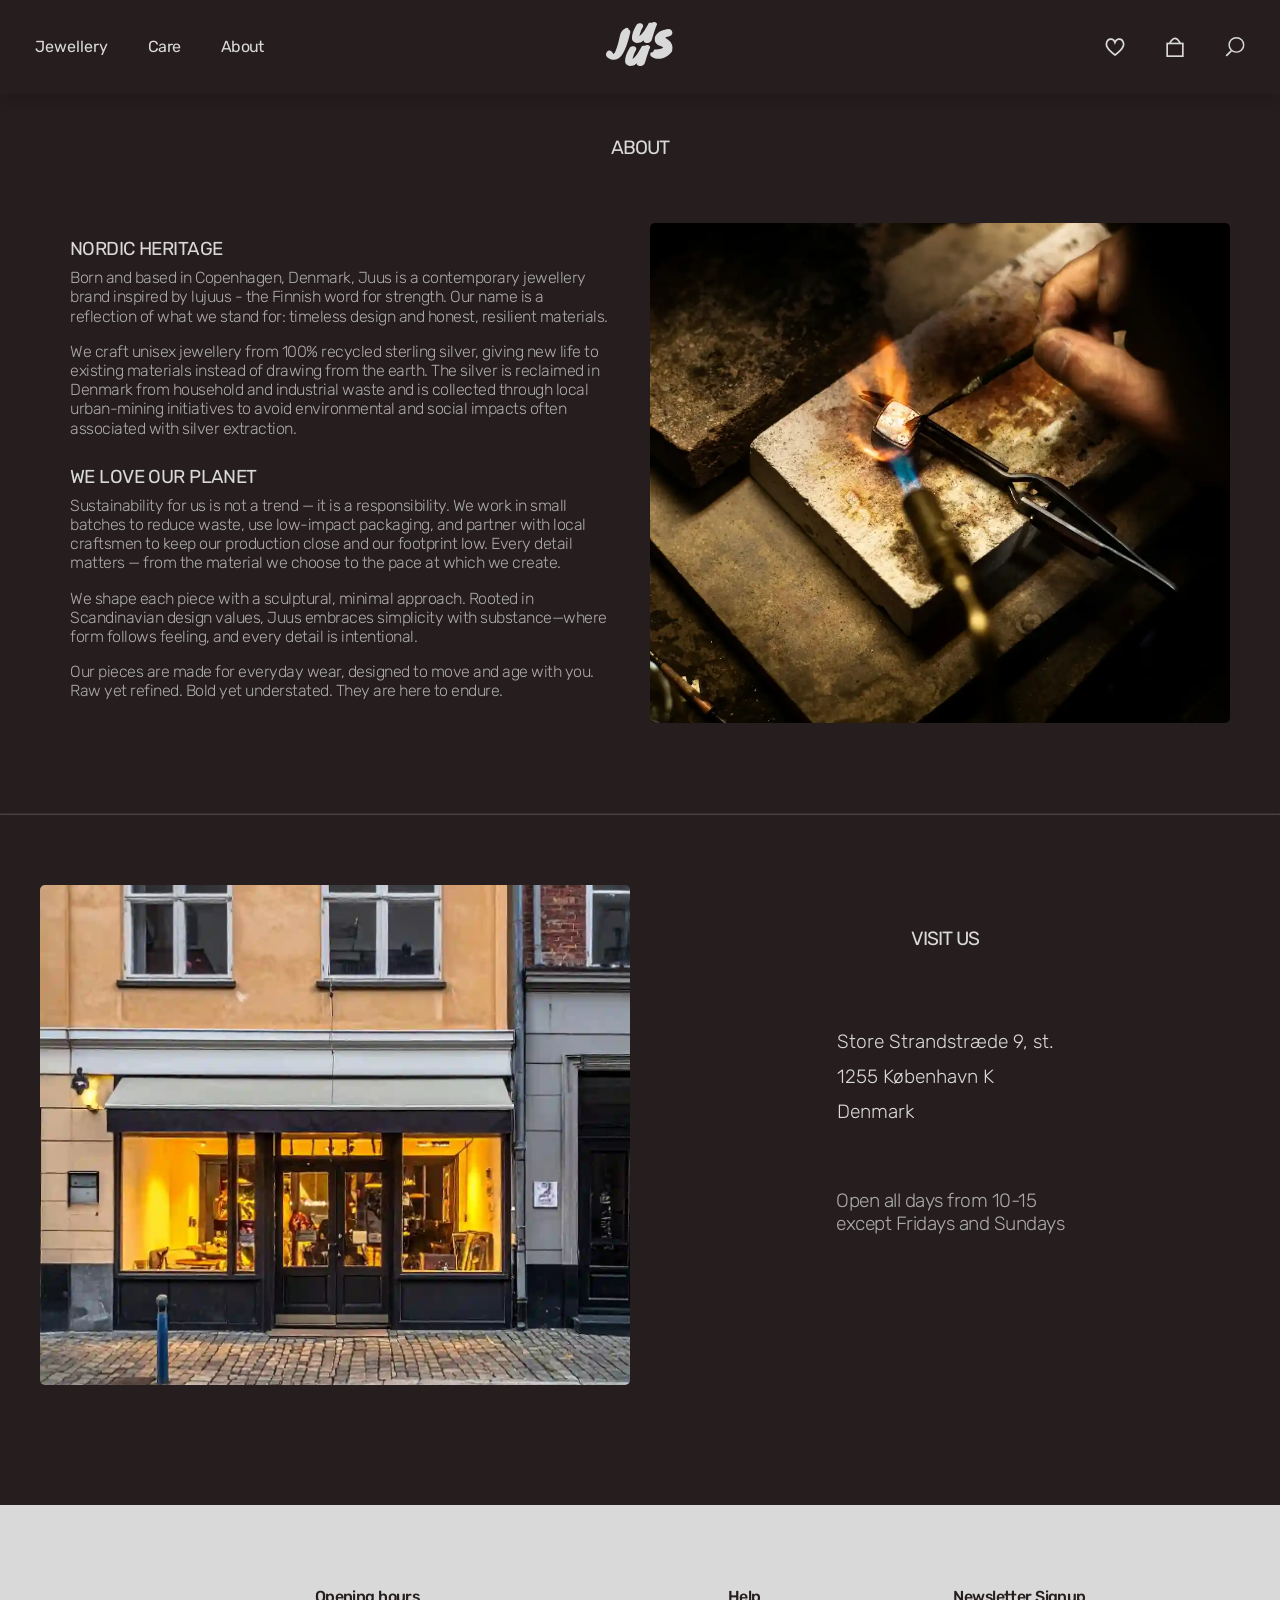
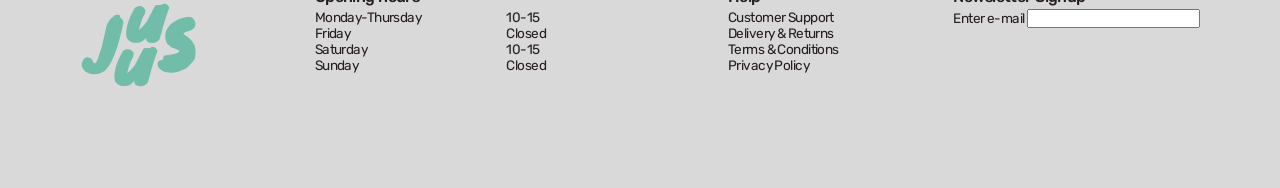
<file: about.html>
<!DOCTYPE html>
<html lang="en">
  <head>
    <meta charset="UTF-8" />
    <meta name="viewport" content="width=device-width, initial-scale=1.0" />
    <title>About</title>
    <link rel="stylesheet" href="general.css" />
    <link rel="stylesheet" href="layout.css" />
    <link rel="preconnect" href="https://fonts.googleapis.com" />
    <link rel="preconnect" href="https://fonts.gstatic.com" crossorigin />
    <link
      href="https://fonts.googleapis.com/css2?family=Fascinate&family=Knewave&family=Rubik:ital,wght@0,300..900;1,300..900&display=swap"
      rel="stylesheet"
    />
    <link
      rel="apple-touch-icon"
      sizes="180x180"
      href="favicon_io/apple-touch-icon.png"
    />
    <link
      rel="icon"
      type="image/png"
      sizes="32x32"
      href="favicon_io/favicon-32x32.png"
    />
    <link
      rel="icon"
      type="image/png"
      sizes="16x16"
      href="favicon_io/favicon-16x16.png"
    />
    <link rel="manifest" href="favicon_io/site.webmanifest" />
    <meta name="robots" content="noindex" />
  </head>
  <body>
    <header>
      <nav class="grid-menu">
        <div>
          <button class="burger">
            <span class="line"></span>
            <span class="line"></span>
            <span class="line"></span>
          </button>
          <ul class="menu">
            <li>
              <button class="submenu-button">Jewellery</button>
              <div class="submenus">
                <div class="submenu">
                  <div class="submenu-heading">Categories</div>
                  <ul>
                    <li><a href="necklaces.html">Necklaces</a></li>
                    <li><a href="earrings.html">Earrings</a></li>
                    <li><a href="rings.html">Rings</a></li>
                    <li><a href="bracelets.html">Bracelets</a></li>
                  </ul>
                </div>
                <div class="submenu">
                  <div class="submenu-heading">Collections</div>
                  <ul>
                    <li><a href="sculpt.html">Sculpt</a></li>
                  </ul>
                </div>
              </div>
            </li>

            <li><a href="care.html">Care</a></li>

            <li><a href="about.html">About</a></li>
          </ul>
        </div>
        <div class="logo">
          <a href="index.html" aria-label="logo with link to landingpage"
            ><svg
              width="132"
              height="83"
              viewBox="0 0 132 83"
              fill="none"
              xmlns="http://www.w3.org/2000/svg"
            >
              <path
                d="M121.108 61.3158C119.012 63.4888 116.422 65.2286 113.337 66.5354C110.318 67.8959 107.217 68.7786 104.035 69.1835C100.853 69.5884 97.8298 69.52 94.9644 68.9783C92.0989 68.4366 89.7721 67.3501 87.984 65.7188C85.8749 63.8788 85.0056 61.9048 85.3762 59.7967C85.5809 58.9231 86.0412 58.2042 86.757 57.6402C87.4138 57.0826 88.2865 56.8666 89.3751 56.9922C90.0901 56.9757 90.5725 56.7411 90.8225 56.2883C91.125 55.769 91.3653 55.226 91.5432 54.6593C91.7148 54.0325 91.9223 53.4627 92.1658 52.9498C92.4028 52.3767 92.846 52.0551 93.4955 51.9849C103.919 51.1618 109.221 49.6457 109.402 47.4365C108.622 46.8518 107.675 46.3763 106.561 46.0103C105.505 45.6378 104.42 45.2685 103.306 44.9025C100.579 43.9809 98.6948 42.8465 97.654 41.4993C96.4676 41.0193 95.4563 39.6689 94.6202 37.448C94.2151 36.4578 93.9543 35.4216 93.838 34.3394C93.7216 33.2571 93.7921 32.2459 94.0493 31.3057C93.6201 28.98 94.7591 26.2414 97.4664 23.09C98.2089 22.219 99.1517 21.2655 100.295 20.2296C101.437 19.1936 103.204 18.1207 105.593 17.0108C107.982 15.9009 110.368 15.0347 112.75 14.4122C115.184 13.7232 117.382 13.3334 119.343 13.243C121.364 13.1462 122.832 13.474 123.749 14.2263C124.726 14.9723 125.518 15.951 126.126 17.1626C126.793 18.3677 127.103 19.5811 127.055 20.8028C126.873 23.5595 124.889 25.6596 121.102 27.1031C116.28 28.3545 113.989 29.2712 114.231 29.8533C114.244 29.9736 114.053 30.1462 113.659 30.3713C118.548 33.0663 122.043 35.8512 124.144 38.726C127.017 42.673 127.876 47.3244 126.72 52.6802C127.196 54.3318 125.946 56.5958 122.97 59.4722C122.267 60.1564 121.647 60.771 121.108 61.3158Z"
                fill="#D9D9D9"
              />
              <path
                d="M46.9088 48.0882C48.2555 46.786 49.7464 46.0384 51.3817 45.8455C53.065 45.6043 54.5319 45.7731 55.7823 46.3519C57.0809 46.9307 58.0187 47.8712 58.5959 49.1734C59.2211 50.4274 59.149 51.8744 58.3795 53.5142C56.7442 55.9258 55.4457 58.5303 54.4838 61.3277C53.5219 64.1251 52.6321 66.9466 51.8145 69.7922C56.2392 66.9948 59.9425 62.8228 62.9244 57.2762C63.7901 55.6364 64.728 53.9724 65.738 52.2843L66.8201 50.2586L68.9844 46.786C69.273 45.8696 69.778 45.2908 70.4994 45.0497C71.2208 44.7603 71.9903 44.6156 72.8079 44.6156C73.6736 44.6156 74.5394 44.6397 75.4051 44.6879C76.2708 44.6879 77.0643 44.4468 77.7858 43.9645C78.5072 43.4822 79.3488 43.3134 80.3107 43.458C81.3207 43.5545 82.2105 43.868 82.98 44.3986C83.7976 44.9291 84.3988 45.5802 84.7836 46.3519C85.2164 47.0754 85.2645 47.7988 84.9279 48.5223C82.9079 52.8631 80.1424 60.9418 76.6315 72.7584C75.8139 75.4111 75.0444 77.6298 74.3229 79.4143C73.1206 80.9095 71.6056 81.9223 69.778 82.4529C67.9504 82.9834 66.2189 83.1281 64.5837 82.887C62.9966 82.694 61.7221 82.1394 60.7602 81.223C59.7983 80.3548 59.5818 79.2455 60.1109 77.895C58.7642 79.0043 57.3695 80.0172 55.9266 80.9336C54.4838 81.85 52.7283 82.4529 50.6602 82.7423C48.6402 83.0316 46.6924 82.9352 44.8167 82.4529C42.941 82.0188 41.3298 81.1506 39.9832 79.8484C38.6846 78.5462 37.9872 76.8098 37.891 74.6394C37.6025 67.0189 40.6084 58.1685 46.9088 48.0882Z"
                fill="#D9D9D9"
              />
              <path
                d="M59.8402 4.68027C61.1869 3.37803 62.6778 2.63045 64.313 2.43752C65.9964 2.19637 67.4633 2.36518 68.7137 2.94395C70.0123 3.52272 70.9501 4.46323 71.5273 5.76547C72.1525 7.01948 72.0804 8.46641 71.3109 10.1063C69.6756 12.5178 68.3771 15.1223 67.4152 17.9197C66.4533 20.7171 65.5635 23.5386 64.7459 26.3843C69.1706 23.5869 72.8739 19.4149 75.8558 13.8683C76.7215 12.2284 77.6594 10.5645 78.6694 8.87637L79.7515 6.85067L81.9158 3.37803C82.2044 2.46164 82.7094 1.88287 83.4308 1.64171C84.1522 1.35232 84.9217 1.20763 85.7393 1.20763C86.605 1.20763 87.4707 1.23175 88.3365 1.27998C89.2022 1.27998 89.9957 1.03882 90.7172 0.556514C91.4386 0.0742022 92.2802 -0.0946077 93.2421 0.0500865C94.2521 0.146547 95.1419 0.46005 95.9114 0.990593C96.729 1.52113 97.3302 2.17225 97.715 2.94395C98.1478 3.66742 98.1959 4.39088 97.8592 5.11435C95.8393 9.45514 93.0738 17.5338 89.5629 29.3505C88.7453 32.0032 87.9757 34.2218 87.2543 36.0064C86.052 37.5015 84.537 38.5144 82.7094 39.0449C80.8817 39.5755 79.1503 39.7201 77.5151 39.479C75.928 39.2861 74.6535 38.7314 73.6916 37.815C72.7297 36.9469 72.5132 35.8375 73.0423 34.4871C71.6956 35.5964 70.3009 36.6092 68.858 37.5256C67.4152 38.442 65.6597 39.0449 63.5916 39.3343C61.5716 39.6237 59.6238 39.5272 57.7481 39.0449C55.8724 38.6108 54.2612 37.7427 52.9146 36.4404C51.616 35.1382 50.9186 33.4019 50.8224 31.2315C50.5339 23.611 53.5398 14.7606 59.8402 4.68027Z"
                fill="#D9D9D9"
              />
              <path
                d="M27.014 31.3475C28.0503 26.3881 28.9075 23.0305 29.5855 21.2747C31.1477 17.5932 33.4349 14.8307 36.447 12.9872C37.6797 11.8594 38.9582 11.2436 40.2823 11.1397C42.6124 10.9439 43.8496 11.357 43.9941 12.3789C44.1385 13.4008 44.3759 14.0678 44.7063 14.3798C45.0898 14.6898 45.4722 14.9728 45.8536 15.2288C46.2861 15.4288 46.6705 15.7658 47.007 16.2398C47.3945 16.6578 47.6655 17.5128 47.82 18.8046C41.2984 47.5453 33.7145 64.214 25.0683 68.8107C21.0543 70.8542 16.8012 71.4737 12.3089 70.6694C8.02886 69.8571 4.95902 68.026 3.09945 65.1761C1.07467 62.1702 1.46049 58.9925 4.25692 55.6431C5.62457 53.8614 7.54765 53.4376 10.0262 54.3717C10.6708 54.5638 11.2359 54.7588 11.7214 54.9568C12.6474 55.5709 13.2521 56.1159 13.5355 56.5919C13.7659 57.0698 13.9677 57.4948 14.141 57.8668C14.2612 58.2408 14.4895 58.6647 14.826 59.1387C15.2054 59.3407 15.6959 59.6737 16.2976 60.1378C16.6099 59.9638 16.817 59.8208 16.919 59.7089L18.5908 57.5372C19.43 55.8295 20.1141 54.2357 20.6431 52.7559C21.1742 51.3301 21.7277 49.7953 22.3037 48.1515C22.8817 46.5617 23.4076 45.0009 23.8816 43.4691C24.3555 41.9373 24.7294 40.5714 25.0032 39.3716C25.3281 38.1157 25.6285 36.9149 25.9044 35.769C26.1783 34.5691 26.5481 33.0953 27.014 31.3475Z"
                fill="#D9D9D9"
              />
            </svg>
          </a>
        </div>

        <div>
          <ul class="iconmenu">
            <li>
              <a href=""><img src="icons/wishlist.svg" alt="Wishlist" /></a>
            </li>

            <li>
              <a href=""><img src="icons/bag.svg" alt="Bag" /></a>
            </li>

            <li>
              <img src="icons/search.svg" alt="Search" />
            </li>
          </ul>
        </div>
      </nav>
    </header>

    <h1 class="headlines">ABOUT</h1>
    <section class="grid-about1">
      <div class="text-about">
        <h3 class="about-headline1">Nordic heritage</h3>
        <p>
          Born and based in Copenhagen, Denmark, Juus is a contemporary
          jewellery brand inspired by lujuus - the Finnish word for strength.
          Our name is a reflection of what we stand for: timeless design and
          honest, resilient materials.
        </p>
        <p>
          We craft unisex jewellery from 100% recycled sterling silver, giving
          new life to existing materials instead of drawing from the earth. The
          silver is reclaimed in Denmark from household and industrial waste and
          is collected through local urban-mining initiatives to avoid
          environmental and social impacts often associated with silver
          extraction.
        </p>
        <h3 class="about-headline2">We love our planet</h3>
        <p>
          Sustainability for us is not a trend — it is a responsibility. We work
          in small batches to reduce waste, use low-impact packaging, and
          partner with local craftsmen to keep our production close and our
          footprint low. Every detail matters — from the material we choose to
          the pace at which we create.
        </p>
        <p>
          We shape each piece with a sculptural, minimal approach. Rooted in
          Scandinavian design values, Juus embraces simplicity with
          substance—where form follows feeling, and every detail is intentional.
        </p>
        <p>
          Our pieces are made for everyday wear, designed to move and age with
          you. Raw yet refined. Bold yet understated. They are here to endure.
        </p>
      </div>
      <div class="image-about">
        <img src="content/silversmithing.webp" alt="Man melting silver" />
      </div>
    </section>
    <hr />

    <section class="grid-about2">
      <img
        src="content/storefront.webp"
        alt="Bag af den fiktive fysiske butik der tilhører dette fiktive brand"
      />
      <div class="center-content">
        <h2 class="headlines">VISIT US</h2>
        <ul class="address">
          <li>Store Strandstræde 9, st.</li>
          <li>1255 København K</li>
          <li>Denmark</li>
        </ul>

        <p class="text-about2">
          Open all days from 10-15 <br />
          except Fridays and Sundays
        </p>
      </div>
    </section>

    <footer>
      <section class="footerstyle">
        <div class="logo2">
          <svg
            width="289"
            height="200"
            viewBox="0 0 289 200"
            fill="none"
            xmlns="http://www.w3.org/2000/svg"
          >
            <path
              d="M265.153 147.328C260.564 152.526 254.893 156.689 248.139 159.815C241.529 163.07 234.74 165.181 227.774 166.15C220.808 167.119 214.188 166.955 207.914 165.659C201.641 164.363 196.546 161.764 192.632 157.861C188.014 153.46 186.111 148.737 186.922 143.694C187.37 141.604 188.378 139.884 189.945 138.535C191.383 137.201 193.294 136.684 195.677 136.984C197.242 136.945 198.299 136.384 198.846 135.3C199.508 134.058 200.034 132.759 200.424 131.403C200.8 129.904 201.254 128.541 201.787 127.314C202.306 125.943 203.276 125.173 204.698 125.005C227.52 123.036 239.128 119.409 239.524 114.124C237.817 112.725 235.743 111.588 233.303 110.712C230.993 109.821 228.617 108.938 226.177 108.062C220.206 105.857 216.082 103.143 213.803 99.9202C211.205 98.772 208.991 95.5413 207.161 90.2282C206.274 87.8594 205.703 85.3804 205.448 82.7913C205.193 80.2022 205.348 77.7831 205.911 75.5338C204.971 69.97 207.465 63.4184 213.392 55.879C215.018 53.7953 217.082 51.5142 219.584 49.0359C222.086 46.5576 225.953 43.9908 231.184 41.3356C236.415 38.6803 241.638 36.6081 246.853 35.1189C252.183 33.4705 256.995 32.5381 261.289 32.3218C265.713 32.0901 268.928 32.8743 270.936 34.6742C273.073 36.4588 274.808 38.8003 276.139 41.6987C277.6 44.5818 278.278 47.4847 278.173 50.4073C277.776 57.0022 273.432 62.0263 265.141 65.4796C254.581 68.4734 249.567 70.6666 250.096 72.0592C250.124 72.3468 249.707 72.7599 248.845 73.2983C259.548 79.7457 267.2 86.4081 271.8 93.2856C278.091 102.728 279.97 113.856 277.439 126.669C278.482 130.62 275.745 136.036 269.23 142.917C267.691 144.554 266.332 146.024 265.153 147.328Z"
              fill="#71BDAA"
            />
            <path
              d="M102.702 115.683C105.65 112.567 108.915 110.779 112.495 110.317C116.18 109.74 119.392 110.144 122.13 111.529C124.973 112.913 127.026 115.163 128.29 118.279C129.658 121.279 129.501 124.74 127.816 128.663C124.236 134.433 121.393 140.663 119.287 147.356C117.181 154.048 115.233 160.798 113.442 167.606C123.13 160.913 131.238 150.933 137.766 137.663C139.662 133.74 141.715 129.76 143.926 125.721L146.296 120.875L151.034 112.567C151.666 110.375 152.772 108.99 154.351 108.413C155.931 107.721 157.615 107.375 159.405 107.375C161.301 107.375 163.196 107.433 165.091 107.548C166.987 107.548 168.724 106.971 170.304 105.817C171.883 104.663 173.726 104.26 175.832 104.606C178.043 104.836 179.991 105.586 181.676 106.856C183.466 108.125 184.782 109.683 185.625 111.529C186.572 113.26 186.678 114.99 185.941 116.721C181.518 127.106 175.463 146.433 167.777 174.702C165.987 181.048 164.302 186.356 162.722 190.625C160.09 194.202 156.773 196.625 152.772 197.894C148.77 199.164 144.979 199.51 141.399 198.933C137.924 198.471 135.134 197.144 133.028 194.952C130.922 192.875 130.448 190.221 131.607 186.99C128.658 189.644 125.604 192.067 122.446 194.26C119.287 196.452 115.443 197.894 110.915 198.587C106.493 199.279 102.228 199.048 98.1215 197.894C94.0149 196.856 90.4874 194.779 87.539 191.664C84.6959 188.548 83.1691 184.394 82.9585 179.202C82.3267 160.971 88.9079 139.798 102.702 115.683Z"
              fill="#71BDAA"
            />
            <path
              d="M131.014 11.8364C133.962 8.72102 137.226 6.93256 140.807 6.47102C144.492 5.8941 147.704 6.29795 150.441 7.68257C153.284 9.06718 155.338 11.3172 156.601 14.4326C157.97 17.4326 157.812 20.8941 156.128 24.8172C152.547 30.5865 149.704 36.8172 147.598 43.5096C145.492 50.2019 143.544 56.9519 141.754 63.7596C151.442 57.0673 159.55 47.0865 166.078 33.8172C167.974 29.8942 170.027 25.9134 172.238 21.8749L174.607 17.0287L179.346 8.72103C179.978 6.52872 181.083 5.1441 182.663 4.56717C184.242 3.87486 185.927 3.52871 187.717 3.52871C189.613 3.52871 191.508 3.5864 193.403 3.70179C195.299 3.70179 197.036 3.12486 198.616 1.97102C200.195 0.817165 202.038 0.413315 204.144 0.759472C206.355 0.990239 208.303 1.74024 209.988 3.00948C211.778 4.27871 213.094 5.83641 213.937 7.68257C214.884 9.41334 214.99 11.1441 214.252 12.8749C209.83 23.2595 203.775 42.5865 196.088 70.8558C194.298 77.2019 192.614 82.5096 191.034 86.7789C188.402 90.3558 185.085 92.7789 181.083 94.0481C177.082 95.3174 173.291 95.6635 169.711 95.0866C166.236 94.6251 163.446 93.2981 161.34 91.1058C159.234 89.0289 158.76 86.375 159.918 83.1443C156.97 85.7981 153.916 88.2212 150.757 90.4135C147.598 92.6058 143.755 94.0481 139.227 94.7404C134.805 95.4327 130.54 95.202 126.433 94.0481C122.327 93.0097 118.799 90.9327 115.851 87.8173C113.008 84.702 111.481 80.5481 111.27 75.3558C110.638 57.125 117.22 35.9519 131.014 11.8364Z"
              fill="#71BDAA"
            />
            <path
              d="M59.1442 75.6336C61.4132 63.769 63.2899 55.7365 64.7744 51.5361C68.1947 42.7288 73.2022 36.1199 79.7969 31.7095C82.4958 29.0115 85.2948 27.5382 88.1939 27.2897C93.2952 26.8214 96.004 27.8096 96.3203 30.2544C96.6366 32.6991 97.1564 34.2947 97.8798 35.0411C98.7193 35.7828 99.5566 36.4598 100.392 37.0723C101.338 37.5508 102.18 38.357 102.917 39.4909C103.765 40.4909 104.359 42.5362 104.697 45.6268C90.4186 114.384 73.8144 154.261 54.8843 165.258C46.0962 170.147 36.7845 171.629 26.9491 169.705C17.5783 167.761 10.8573 163.381 6.78591 156.563C2.35287 149.372 3.1976 141.77 9.32007 133.757C12.3144 129.494 16.5248 128.48 21.9512 130.715C23.3626 131.175 24.5998 131.641 25.6627 132.115C27.6901 133.584 29.0141 134.888 29.6346 136.026C30.1389 137.17 30.5808 138.187 30.9602 139.077C31.2234 139.971 31.7233 140.986 32.4599 142.119C33.2906 142.603 34.3646 143.399 35.6819 144.509C36.3655 144.093 36.819 143.751 37.0425 143.483L40.7027 138.288C42.54 134.203 44.0378 130.39 45.196 126.85C46.3586 123.439 47.5704 119.767 48.8315 115.834C50.097 112.031 51.2485 108.297 52.2861 104.632C53.3238 100.968 54.1424 97.7003 54.742 94.8298C55.4533 91.8254 56.1109 88.9525 56.7149 86.2112C57.3145 83.3408 58.1243 79.8149 59.1442 75.6336Z"
              fill="#71BDAA"
            />
          </svg>
        </div>

        <div class="openinghours">
          <div>
            <h3>Opening hours</h3>
            <dl>
              <dt>Monday-Thursday</dt>
              <dd>10-15</dd>
              <dt>Friday</dt>
              <dd>Closed</dd>
              <dt>Saturday</dt>
              <dd>10-15</dd>
              <dt>Sunday</dt>
              <dd>Closed</dd>
            </dl>
          </div>

          <div>
            <h3>Help</h3>
            <ul>
              <li>Customer Support</li>
              <li>Delivery & Returns</li>
              <li>Terms & Conditions</li>
              <li>Privacy Policy</li>
            </ul>
          </div>
        </div>

        <div class="newsletter">
          <h3>Newsletter Signup</h3>
          <label for="e-mail">Enter e-mail</label>
          <input type="text" id="e-mail" name="e-mail" />
          <svg
            class="logo3"
            width="289"
            height="200"
            viewBox="0 0 289 200"
            fill="none"
            xmlns="http://www.w3.org/2000/svg"
          >
            <path
              d="M265.153 147.328C260.564 152.526 254.893 156.689 248.139 159.815C241.529 163.07 234.74 165.181 227.774 166.15C220.808 167.119 214.188 166.955 207.914 165.659C201.641 164.363 196.546 161.764 192.632 157.861C188.014 153.46 186.111 148.737 186.922 143.694C187.37 141.604 188.378 139.884 189.945 138.535C191.383 137.201 193.294 136.684 195.677 136.984C197.242 136.945 198.299 136.384 198.846 135.3C199.508 134.058 200.034 132.759 200.424 131.403C200.8 129.904 201.254 128.541 201.787 127.314C202.306 125.943 203.276 125.173 204.698 125.005C227.52 123.036 239.128 119.409 239.524 114.124C237.817 112.725 235.743 111.588 233.303 110.712C230.993 109.821 228.617 108.938 226.177 108.062C220.206 105.857 216.082 103.143 213.803 99.9202C211.205 98.772 208.991 95.5413 207.161 90.2282C206.274 87.8594 205.703 85.3804 205.448 82.7913C205.193 80.2022 205.348 77.7831 205.911 75.5338C204.971 69.97 207.465 63.4184 213.392 55.879C215.018 53.7953 217.082 51.5142 219.584 49.0359C222.086 46.5576 225.953 43.9908 231.184 41.3356C236.415 38.6803 241.638 36.6081 246.853 35.1189C252.183 33.4705 256.995 32.5381 261.289 32.3218C265.713 32.0901 268.928 32.8743 270.936 34.6742C273.073 36.4588 274.808 38.8003 276.139 41.6987C277.6 44.5818 278.278 47.4847 278.173 50.4073C277.776 57.0022 273.432 62.0263 265.141 65.4796C254.581 68.4734 249.567 70.6666 250.096 72.0592C250.124 72.3468 249.707 72.7599 248.845 73.2983C259.548 79.7457 267.2 86.4081 271.8 93.2856C278.091 102.728 279.97 113.856 277.439 126.669C278.482 130.62 275.745 136.036 269.23 142.917C267.691 144.554 266.332 146.024 265.153 147.328Z"
              fill="#71BDAA"
            />
            <path
              d="M102.702 115.683C105.65 112.567 108.915 110.779 112.495 110.317C116.18 109.74 119.392 110.144 122.13 111.529C124.973 112.913 127.026 115.163 128.29 118.279C129.658 121.279 129.501 124.74 127.816 128.663C124.236 134.433 121.393 140.663 119.287 147.356C117.181 154.048 115.233 160.798 113.442 167.606C123.13 160.913 131.238 150.933 137.766 137.663C139.662 133.74 141.715 129.76 143.926 125.721L146.296 120.875L151.034 112.567C151.666 110.375 152.772 108.99 154.351 108.413C155.931 107.721 157.615 107.375 159.405 107.375C161.301 107.375 163.196 107.433 165.091 107.548C166.987 107.548 168.724 106.971 170.304 105.817C171.883 104.663 173.726 104.26 175.832 104.606C178.043 104.836 179.991 105.586 181.676 106.856C183.466 108.125 184.782 109.683 185.625 111.529C186.572 113.26 186.678 114.99 185.941 116.721C181.518 127.106 175.463 146.433 167.777 174.702C165.987 181.048 164.302 186.356 162.722 190.625C160.09 194.202 156.773 196.625 152.772 197.894C148.77 199.164 144.979 199.51 141.399 198.933C137.924 198.471 135.134 197.144 133.028 194.952C130.922 192.875 130.448 190.221 131.607 186.99C128.658 189.644 125.604 192.067 122.446 194.26C119.287 196.452 115.443 197.894 110.915 198.587C106.493 199.279 102.228 199.048 98.1215 197.894C94.0149 196.856 90.4874 194.779 87.539 191.664C84.6959 188.548 83.1691 184.394 82.9585 179.202C82.3267 160.971 88.9079 139.798 102.702 115.683Z"
              fill="#71BDAA"
            />
            <path
              d="M131.014 11.8364C133.962 8.72102 137.226 6.93256 140.807 6.47102C144.492 5.8941 147.704 6.29795 150.441 7.68257C153.284 9.06718 155.338 11.3172 156.601 14.4326C157.97 17.4326 157.812 20.8941 156.128 24.8172C152.547 30.5865 149.704 36.8172 147.598 43.5096C145.492 50.2019 143.544 56.9519 141.754 63.7596C151.442 57.0673 159.55 47.0865 166.078 33.8172C167.974 29.8942 170.027 25.9134 172.238 21.8749L174.607 17.0287L179.346 8.72103C179.978 6.52872 181.083 5.1441 182.663 4.56717C184.242 3.87486 185.927 3.52871 187.717 3.52871C189.613 3.52871 191.508 3.5864 193.403 3.70179C195.299 3.70179 197.036 3.12486 198.616 1.97102C200.195 0.817165 202.038 0.413315 204.144 0.759472C206.355 0.990239 208.303 1.74024 209.988 3.00948C211.778 4.27871 213.094 5.83641 213.937 7.68257C214.884 9.41334 214.99 11.1441 214.252 12.8749C209.83 23.2595 203.775 42.5865 196.088 70.8558C194.298 77.2019 192.614 82.5096 191.034 86.7789C188.402 90.3558 185.085 92.7789 181.083 94.0481C177.082 95.3174 173.291 95.6635 169.711 95.0866C166.236 94.6251 163.446 93.2981 161.34 91.1058C159.234 89.0289 158.76 86.375 159.918 83.1443C156.97 85.7981 153.916 88.2212 150.757 90.4135C147.598 92.6058 143.755 94.0481 139.227 94.7404C134.805 95.4327 130.54 95.202 126.433 94.0481C122.327 93.0097 118.799 90.9327 115.851 87.8173C113.008 84.702 111.481 80.5481 111.27 75.3558C110.638 57.125 117.22 35.9519 131.014 11.8364Z"
              fill="#71BDAA"
            />
            <path
              d="M59.1442 75.6336C61.4132 63.769 63.2899 55.7365 64.7744 51.5361C68.1947 42.7288 73.2022 36.1199 79.7969 31.7095C82.4958 29.0115 85.2948 27.5382 88.1939 27.2897C93.2952 26.8214 96.004 27.8096 96.3203 30.2544C96.6366 32.6991 97.1564 34.2947 97.8798 35.0411C98.7193 35.7828 99.5566 36.4598 100.392 37.0723C101.338 37.5508 102.18 38.357 102.917 39.4909C103.765 40.4909 104.359 42.5362 104.697 45.6268C90.4186 114.384 73.8144 154.261 54.8843 165.258C46.0962 170.147 36.7845 171.629 26.9491 169.705C17.5783 167.761 10.8573 163.381 6.78591 156.563C2.35287 149.372 3.1976 141.77 9.32007 133.757C12.3144 129.494 16.5248 128.48 21.9512 130.715C23.3626 131.175 24.5998 131.641 25.6627 132.115C27.6901 133.584 29.0141 134.888 29.6346 136.026C30.1389 137.17 30.5808 138.187 30.9602 139.077C31.2234 139.971 31.7233 140.986 32.4599 142.119C33.2906 142.603 34.3646 143.399 35.6819 144.509C36.3655 144.093 36.819 143.751 37.0425 143.483L40.7027 138.288C42.54 134.203 44.0378 130.39 45.196 126.85C46.3586 123.439 47.5704 119.767 48.8315 115.834C50.097 112.031 51.2485 108.297 52.2861 104.632C53.3238 100.968 54.1424 97.7003 54.742 94.8298C55.4533 91.8254 56.1109 88.9525 56.7149 86.2112C57.3145 83.3408 58.1243 79.8149 59.1442 75.6336Z"
              fill="#71BDAA"
            />
          </svg>
        </div>
      </section>
    </footer>
    <script src="main.js"></script>
  </body>
</html>
</file>
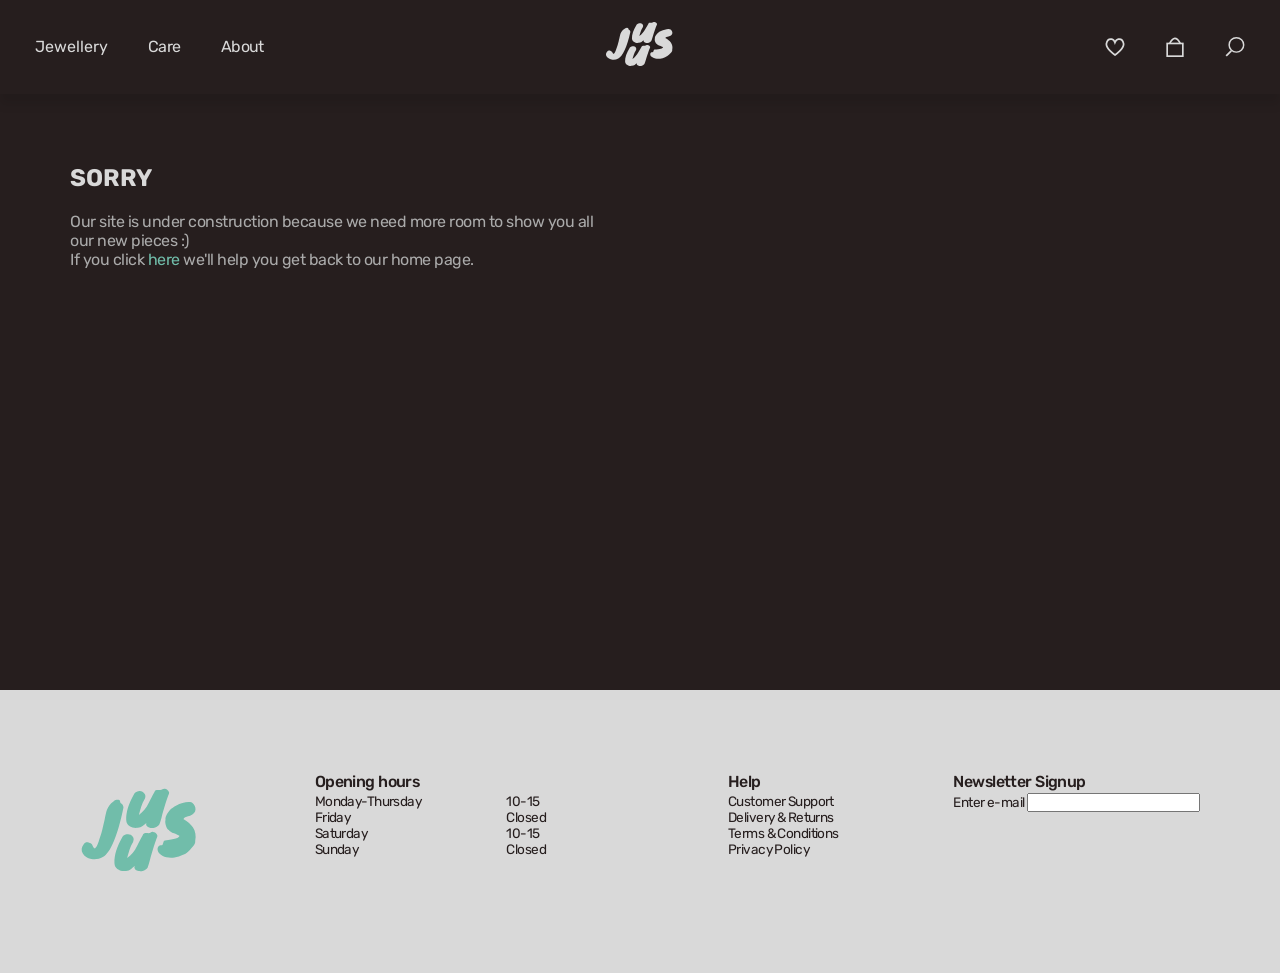
<file: bracelets.html>
<!DOCTYPE html>
<html lang="en">
  <head>
    <meta charset="UTF-8" />
    <meta name="viewport" content="width=device-width, initial-scale=1.0" />
    <title>Bracelets</title>
    <link rel="stylesheet" href="general.css" />
    <link rel="stylesheet" href="layout.css" />
    <link rel="preconnect" href="https://fonts.googleapis.com" />
    <link rel="preconnect" href="https://fonts.gstatic.com" crossorigin />
    <link
      href="https://fonts.googleapis.com/css2?family=Fascinate&family=Knewave&family=Rubik:ital,wght@0,300..900;1,300..900&display=swap"
      rel="stylesheet"
    />
    <link
      rel="apple-touch-icon"
      sizes="180x180"
      href="favicon_io/apple-touch-icon.png"
    />
    <link
      rel="icon"
      type="image/png"
      sizes="32x32"
      href="favicon_io/favicon-32x32.png"
    />
    <link
      rel="icon"
      type="image/png"
      sizes="16x16"
      href="favicon_io/favicon-16x16.png"
    />
    <link rel="manifest" href="favicon_io/site.webmanifest" />
    <meta name="robots" content="noindex" />
  </head>
  <body>
    <header>
      <nav class="grid-menu">
        <div>
          <button class="burger">
            <span class="line"></span>
            <span class="line"></span>
            <span class="line"></span>
          </button>
          <ul class="menu">
            <li>
              <button class="submenu-button">Jewellery</button>
              <div class="submenus">
                <div class="submenu">
                  <div class="submenu-heading">Categories</div>
                  <ul>
                    <li><a href="necklaces.html">Necklaces</a></li>
                    <li><a href="earrings.html">Earrings</a></li>
                    <li><a href="rings.html">Rings</a></li>
                    <li><a href="bracelets.html">Bracelets</a></li>
                  </ul>
                </div>
                <div class="submenu">
                  <div class="submenu-heading">Collections</div>
                  <ul>
                    <li><a href="sculpt.html">Sculpt</a></li>
                  </ul>
                </div>
              </div>
            </li>

            <li><a href="care.html">Care</a></li>

            <li><a href="about.html">About</a></li>
          </ul>
        </div>
        <div class="logo">
          <a href="index.html" aria-label="logo with link to landingpage"
            ><svg
              width="132"
              height="83"
              viewBox="0 0 132 83"
              fill="none"
              xmlns="http://www.w3.org/2000/svg"
            >
              <path
                d="M121.108 61.3158C119.012 63.4888 116.422 65.2286 113.337 66.5354C110.318 67.8959 107.217 68.7786 104.035 69.1835C100.853 69.5884 97.8298 69.52 94.9644 68.9783C92.0989 68.4366 89.7721 67.3501 87.984 65.7188C85.8749 63.8788 85.0056 61.9048 85.3762 59.7967C85.5809 58.9231 86.0412 58.2042 86.757 57.6402C87.4138 57.0826 88.2865 56.8666 89.3751 56.9922C90.0901 56.9757 90.5725 56.7411 90.8225 56.2883C91.125 55.769 91.3653 55.226 91.5432 54.6593C91.7148 54.0325 91.9223 53.4627 92.1658 52.9498C92.4028 52.3767 92.846 52.0551 93.4955 51.9849C103.919 51.1618 109.221 49.6457 109.402 47.4365C108.622 46.8518 107.675 46.3763 106.561 46.0103C105.505 45.6378 104.42 45.2685 103.306 44.9025C100.579 43.9809 98.6948 42.8465 97.654 41.4993C96.4676 41.0193 95.4563 39.6689 94.6202 37.448C94.2151 36.4578 93.9543 35.4216 93.838 34.3394C93.7216 33.2571 93.7921 32.2459 94.0493 31.3057C93.6201 28.98 94.7591 26.2414 97.4664 23.09C98.2089 22.219 99.1517 21.2655 100.295 20.2296C101.437 19.1936 103.204 18.1207 105.593 17.0108C107.982 15.9009 110.368 15.0347 112.75 14.4122C115.184 13.7232 117.382 13.3334 119.343 13.243C121.364 13.1462 122.832 13.474 123.749 14.2263C124.726 14.9723 125.518 15.951 126.126 17.1626C126.793 18.3677 127.103 19.5811 127.055 20.8028C126.873 23.5595 124.889 25.6596 121.102 27.1031C116.28 28.3545 113.989 29.2712 114.231 29.8533C114.244 29.9736 114.053 30.1462 113.659 30.3713C118.548 33.0663 122.043 35.8512 124.144 38.726C127.017 42.673 127.876 47.3244 126.72 52.6802C127.196 54.3318 125.946 56.5958 122.97 59.4722C122.267 60.1564 121.647 60.771 121.108 61.3158Z"
                fill="#D9D9D9"
              />
              <path
                d="M46.9088 48.0882C48.2555 46.786 49.7464 46.0384 51.3817 45.8455C53.065 45.6043 54.5319 45.7731 55.7823 46.3519C57.0809 46.9307 58.0187 47.8712 58.5959 49.1734C59.2211 50.4274 59.149 51.8744 58.3795 53.5142C56.7442 55.9258 55.4457 58.5303 54.4838 61.3277C53.5219 64.1251 52.6321 66.9466 51.8145 69.7922C56.2392 66.9948 59.9425 62.8228 62.9244 57.2762C63.7901 55.6364 64.728 53.9724 65.738 52.2843L66.8201 50.2586L68.9844 46.786C69.273 45.8696 69.778 45.2908 70.4994 45.0497C71.2208 44.7603 71.9903 44.6156 72.8079 44.6156C73.6736 44.6156 74.5394 44.6397 75.4051 44.6879C76.2708 44.6879 77.0643 44.4468 77.7858 43.9645C78.5072 43.4822 79.3488 43.3134 80.3107 43.458C81.3207 43.5545 82.2105 43.868 82.98 44.3986C83.7976 44.9291 84.3988 45.5802 84.7836 46.3519C85.2164 47.0754 85.2645 47.7988 84.9279 48.5223C82.9079 52.8631 80.1424 60.9418 76.6315 72.7584C75.8139 75.4111 75.0444 77.6298 74.3229 79.4143C73.1206 80.9095 71.6056 81.9223 69.778 82.4529C67.9504 82.9834 66.2189 83.1281 64.5837 82.887C62.9966 82.694 61.7221 82.1394 60.7602 81.223C59.7983 80.3548 59.5818 79.2455 60.1109 77.895C58.7642 79.0043 57.3695 80.0172 55.9266 80.9336C54.4838 81.85 52.7283 82.4529 50.6602 82.7423C48.6402 83.0316 46.6924 82.9352 44.8167 82.4529C42.941 82.0188 41.3298 81.1506 39.9832 79.8484C38.6846 78.5462 37.9872 76.8098 37.891 74.6394C37.6025 67.0189 40.6084 58.1685 46.9088 48.0882Z"
                fill="#D9D9D9"
              />
              <path
                d="M59.8402 4.68027C61.1869 3.37803 62.6778 2.63045 64.313 2.43752C65.9964 2.19637 67.4633 2.36518 68.7137 2.94395C70.0123 3.52272 70.9501 4.46323 71.5273 5.76547C72.1525 7.01948 72.0804 8.46641 71.3109 10.1063C69.6756 12.5178 68.3771 15.1223 67.4152 17.9197C66.4533 20.7171 65.5635 23.5386 64.7459 26.3843C69.1706 23.5869 72.8739 19.4149 75.8558 13.8683C76.7215 12.2284 77.6594 10.5645 78.6694 8.87637L79.7515 6.85067L81.9158 3.37803C82.2044 2.46164 82.7094 1.88287 83.4308 1.64171C84.1522 1.35232 84.9217 1.20763 85.7393 1.20763C86.605 1.20763 87.4707 1.23175 88.3365 1.27998C89.2022 1.27998 89.9957 1.03882 90.7172 0.556514C91.4386 0.0742022 92.2802 -0.0946077 93.2421 0.0500865C94.2521 0.146547 95.1419 0.46005 95.9114 0.990593C96.729 1.52113 97.3302 2.17225 97.715 2.94395C98.1478 3.66742 98.1959 4.39088 97.8592 5.11435C95.8393 9.45514 93.0738 17.5338 89.5629 29.3505C88.7453 32.0032 87.9757 34.2218 87.2543 36.0064C86.052 37.5015 84.537 38.5144 82.7094 39.0449C80.8817 39.5755 79.1503 39.7201 77.5151 39.479C75.928 39.2861 74.6535 38.7314 73.6916 37.815C72.7297 36.9469 72.5132 35.8375 73.0423 34.4871C71.6956 35.5964 70.3009 36.6092 68.858 37.5256C67.4152 38.442 65.6597 39.0449 63.5916 39.3343C61.5716 39.6237 59.6238 39.5272 57.7481 39.0449C55.8724 38.6108 54.2612 37.7427 52.9146 36.4404C51.616 35.1382 50.9186 33.4019 50.8224 31.2315C50.5339 23.611 53.5398 14.7606 59.8402 4.68027Z"
                fill="#D9D9D9"
              />
              <path
                d="M27.014 31.3475C28.0503 26.3881 28.9075 23.0305 29.5855 21.2747C31.1477 17.5932 33.4349 14.8307 36.447 12.9872C37.6797 11.8594 38.9582 11.2436 40.2823 11.1397C42.6124 10.9439 43.8496 11.357 43.9941 12.3789C44.1385 13.4008 44.3759 14.0678 44.7063 14.3798C45.0898 14.6898 45.4722 14.9728 45.8536 15.2288C46.2861 15.4288 46.6705 15.7658 47.007 16.2398C47.3945 16.6578 47.6655 17.5128 47.82 18.8046C41.2984 47.5453 33.7145 64.214 25.0683 68.8107C21.0543 70.8542 16.8012 71.4737 12.3089 70.6694C8.02886 69.8571 4.95902 68.026 3.09945 65.1761C1.07467 62.1702 1.46049 58.9925 4.25692 55.6431C5.62457 53.8614 7.54765 53.4376 10.0262 54.3717C10.6708 54.5638 11.2359 54.7588 11.7214 54.9568C12.6474 55.5709 13.2521 56.1159 13.5355 56.5919C13.7659 57.0698 13.9677 57.4948 14.141 57.8668C14.2612 58.2408 14.4895 58.6647 14.826 59.1387C15.2054 59.3407 15.6959 59.6737 16.2976 60.1378C16.6099 59.9638 16.817 59.8208 16.919 59.7089L18.5908 57.5372C19.43 55.8295 20.1141 54.2357 20.6431 52.7559C21.1742 51.3301 21.7277 49.7953 22.3037 48.1515C22.8817 46.5617 23.4076 45.0009 23.8816 43.4691C24.3555 41.9373 24.7294 40.5714 25.0032 39.3716C25.3281 38.1157 25.6285 36.9149 25.9044 35.769C26.1783 34.5691 26.5481 33.0953 27.014 31.3475Z"
                fill="#D9D9D9"
              />
            </svg>
          </a>
        </div>

        <div>
          <ul class="iconmenu">
            <li>
              <a href=""><img src="icons/wishlist.svg" alt="Wishlist" /></a>
            </li>

            <li>
              <a href=""><img src="icons/bag.svg" alt="Bag" /></a>
            </li>

            <li>
              <img src="icons/search.svg" alt="Search" />
            </li>
          </ul>
        </div>
      </nav>
    </header>
    <section class="sorry">
      <h1>SORRY</h1>
      <p>
        Our site is under construction because we need more room to show you all
        <br />
        our new pieces :) <br />If you click <a href="index.html">here</a> we'll
        help you get back to our home page.
      </p>
    </section>
    <footer>
      <section class="footerstyle">
        <div class="logo2">
          <svg
            width="289"
            height="200"
            viewBox="0 0 289 200"
            fill="none"
            xmlns="http://www.w3.org/2000/svg"
          >
            <path
              d="M265.153 147.328C260.564 152.526 254.893 156.689 248.139 159.815C241.529 163.07 234.74 165.181 227.774 166.15C220.808 167.119 214.188 166.955 207.914 165.659C201.641 164.363 196.546 161.764 192.632 157.861C188.014 153.46 186.111 148.737 186.922 143.694C187.37 141.604 188.378 139.884 189.945 138.535C191.383 137.201 193.294 136.684 195.677 136.984C197.242 136.945 198.299 136.384 198.846 135.3C199.508 134.058 200.034 132.759 200.424 131.403C200.8 129.904 201.254 128.541 201.787 127.314C202.306 125.943 203.276 125.173 204.698 125.005C227.52 123.036 239.128 119.409 239.524 114.124C237.817 112.725 235.743 111.588 233.303 110.712C230.993 109.821 228.617 108.938 226.177 108.062C220.206 105.857 216.082 103.143 213.803 99.9202C211.205 98.772 208.991 95.5413 207.161 90.2282C206.274 87.8594 205.703 85.3804 205.448 82.7913C205.193 80.2022 205.348 77.7831 205.911 75.5338C204.971 69.97 207.465 63.4184 213.392 55.879C215.018 53.7953 217.082 51.5142 219.584 49.0359C222.086 46.5576 225.953 43.9908 231.184 41.3356C236.415 38.6803 241.638 36.6081 246.853 35.1189C252.183 33.4705 256.995 32.5381 261.289 32.3218C265.713 32.0901 268.928 32.8743 270.936 34.6742C273.073 36.4588 274.808 38.8003 276.139 41.6987C277.6 44.5818 278.278 47.4847 278.173 50.4073C277.776 57.0022 273.432 62.0263 265.141 65.4796C254.581 68.4734 249.567 70.6666 250.096 72.0592C250.124 72.3468 249.707 72.7599 248.845 73.2983C259.548 79.7457 267.2 86.4081 271.8 93.2856C278.091 102.728 279.97 113.856 277.439 126.669C278.482 130.62 275.745 136.036 269.23 142.917C267.691 144.554 266.332 146.024 265.153 147.328Z"
              fill="#71BDAA"
            />
            <path
              d="M102.702 115.683C105.65 112.567 108.915 110.779 112.495 110.317C116.18 109.74 119.392 110.144 122.13 111.529C124.973 112.913 127.026 115.163 128.29 118.279C129.658 121.279 129.501 124.74 127.816 128.663C124.236 134.433 121.393 140.663 119.287 147.356C117.181 154.048 115.233 160.798 113.442 167.606C123.13 160.913 131.238 150.933 137.766 137.663C139.662 133.74 141.715 129.76 143.926 125.721L146.296 120.875L151.034 112.567C151.666 110.375 152.772 108.99 154.351 108.413C155.931 107.721 157.615 107.375 159.405 107.375C161.301 107.375 163.196 107.433 165.091 107.548C166.987 107.548 168.724 106.971 170.304 105.817C171.883 104.663 173.726 104.26 175.832 104.606C178.043 104.836 179.991 105.586 181.676 106.856C183.466 108.125 184.782 109.683 185.625 111.529C186.572 113.26 186.678 114.99 185.941 116.721C181.518 127.106 175.463 146.433 167.777 174.702C165.987 181.048 164.302 186.356 162.722 190.625C160.09 194.202 156.773 196.625 152.772 197.894C148.77 199.164 144.979 199.51 141.399 198.933C137.924 198.471 135.134 197.144 133.028 194.952C130.922 192.875 130.448 190.221 131.607 186.99C128.658 189.644 125.604 192.067 122.446 194.26C119.287 196.452 115.443 197.894 110.915 198.587C106.493 199.279 102.228 199.048 98.1215 197.894C94.0149 196.856 90.4874 194.779 87.539 191.664C84.6959 188.548 83.1691 184.394 82.9585 179.202C82.3267 160.971 88.9079 139.798 102.702 115.683Z"
              fill="#71BDAA"
            />
            <path
              d="M131.014 11.8364C133.962 8.72102 137.226 6.93256 140.807 6.47102C144.492 5.8941 147.704 6.29795 150.441 7.68257C153.284 9.06718 155.338 11.3172 156.601 14.4326C157.97 17.4326 157.812 20.8941 156.128 24.8172C152.547 30.5865 149.704 36.8172 147.598 43.5096C145.492 50.2019 143.544 56.9519 141.754 63.7596C151.442 57.0673 159.55 47.0865 166.078 33.8172C167.974 29.8942 170.027 25.9134 172.238 21.8749L174.607 17.0287L179.346 8.72103C179.978 6.52872 181.083 5.1441 182.663 4.56717C184.242 3.87486 185.927 3.52871 187.717 3.52871C189.613 3.52871 191.508 3.5864 193.403 3.70179C195.299 3.70179 197.036 3.12486 198.616 1.97102C200.195 0.817165 202.038 0.413315 204.144 0.759472C206.355 0.990239 208.303 1.74024 209.988 3.00948C211.778 4.27871 213.094 5.83641 213.937 7.68257C214.884 9.41334 214.99 11.1441 214.252 12.8749C209.83 23.2595 203.775 42.5865 196.088 70.8558C194.298 77.2019 192.614 82.5096 191.034 86.7789C188.402 90.3558 185.085 92.7789 181.083 94.0481C177.082 95.3174 173.291 95.6635 169.711 95.0866C166.236 94.6251 163.446 93.2981 161.34 91.1058C159.234 89.0289 158.76 86.375 159.918 83.1443C156.97 85.7981 153.916 88.2212 150.757 90.4135C147.598 92.6058 143.755 94.0481 139.227 94.7404C134.805 95.4327 130.54 95.202 126.433 94.0481C122.327 93.0097 118.799 90.9327 115.851 87.8173C113.008 84.702 111.481 80.5481 111.27 75.3558C110.638 57.125 117.22 35.9519 131.014 11.8364Z"
              fill="#71BDAA"
            />
            <path
              d="M59.1442 75.6336C61.4132 63.769 63.2899 55.7365 64.7744 51.5361C68.1947 42.7288 73.2022 36.1199 79.7969 31.7095C82.4958 29.0115 85.2948 27.5382 88.1939 27.2897C93.2952 26.8214 96.004 27.8096 96.3203 30.2544C96.6366 32.6991 97.1564 34.2947 97.8798 35.0411C98.7193 35.7828 99.5566 36.4598 100.392 37.0723C101.338 37.5508 102.18 38.357 102.917 39.4909C103.765 40.4909 104.359 42.5362 104.697 45.6268C90.4186 114.384 73.8144 154.261 54.8843 165.258C46.0962 170.147 36.7845 171.629 26.9491 169.705C17.5783 167.761 10.8573 163.381 6.78591 156.563C2.35287 149.372 3.1976 141.77 9.32007 133.757C12.3144 129.494 16.5248 128.48 21.9512 130.715C23.3626 131.175 24.5998 131.641 25.6627 132.115C27.6901 133.584 29.0141 134.888 29.6346 136.026C30.1389 137.17 30.5808 138.187 30.9602 139.077C31.2234 139.971 31.7233 140.986 32.4599 142.119C33.2906 142.603 34.3646 143.399 35.6819 144.509C36.3655 144.093 36.819 143.751 37.0425 143.483L40.7027 138.288C42.54 134.203 44.0378 130.39 45.196 126.85C46.3586 123.439 47.5704 119.767 48.8315 115.834C50.097 112.031 51.2485 108.297 52.2861 104.632C53.3238 100.968 54.1424 97.7003 54.742 94.8298C55.4533 91.8254 56.1109 88.9525 56.7149 86.2112C57.3145 83.3408 58.1243 79.8149 59.1442 75.6336Z"
              fill="#71BDAA"
            />
          </svg>
        </div>

        <div class="openinghours">
          <div>
            <h3>Opening hours</h3>
            <dl>
              <dt>Monday-Thursday</dt>
              <dd>10-15</dd>
              <dt>Friday</dt>
              <dd>Closed</dd>
              <dt>Saturday</dt>
              <dd>10-15</dd>
              <dt>Sunday</dt>
              <dd>Closed</dd>
            </dl>
          </div>

          <div>
            <h3>Help</h3>
            <ul>
              <li>Customer Support</li>
              <li>Delivery & Returns</li>
              <li>Terms & Conditions</li>
              <li>Privacy Policy</li>
            </ul>
          </div>
        </div>

        <div class="newsletter">
          <h3>Newsletter Signup</h3>
          <label for="e-mail">Enter e-mail</label>
          <input type="text" id="e-mail" name="e-mail" />
          <svg
            class="logo3"
            width="289"
            height="200"
            viewBox="0 0 289 200"
            fill="none"
            xmlns="http://www.w3.org/2000/svg"
          >
            <path
              d="M265.153 147.328C260.564 152.526 254.893 156.689 248.139 159.815C241.529 163.07 234.74 165.181 227.774 166.15C220.808 167.119 214.188 166.955 207.914 165.659C201.641 164.363 196.546 161.764 192.632 157.861C188.014 153.46 186.111 148.737 186.922 143.694C187.37 141.604 188.378 139.884 189.945 138.535C191.383 137.201 193.294 136.684 195.677 136.984C197.242 136.945 198.299 136.384 198.846 135.3C199.508 134.058 200.034 132.759 200.424 131.403C200.8 129.904 201.254 128.541 201.787 127.314C202.306 125.943 203.276 125.173 204.698 125.005C227.52 123.036 239.128 119.409 239.524 114.124C237.817 112.725 235.743 111.588 233.303 110.712C230.993 109.821 228.617 108.938 226.177 108.062C220.206 105.857 216.082 103.143 213.803 99.9202C211.205 98.772 208.991 95.5413 207.161 90.2282C206.274 87.8594 205.703 85.3804 205.448 82.7913C205.193 80.2022 205.348 77.7831 205.911 75.5338C204.971 69.97 207.465 63.4184 213.392 55.879C215.018 53.7953 217.082 51.5142 219.584 49.0359C222.086 46.5576 225.953 43.9908 231.184 41.3356C236.415 38.6803 241.638 36.6081 246.853 35.1189C252.183 33.4705 256.995 32.5381 261.289 32.3218C265.713 32.0901 268.928 32.8743 270.936 34.6742C273.073 36.4588 274.808 38.8003 276.139 41.6987C277.6 44.5818 278.278 47.4847 278.173 50.4073C277.776 57.0022 273.432 62.0263 265.141 65.4796C254.581 68.4734 249.567 70.6666 250.096 72.0592C250.124 72.3468 249.707 72.7599 248.845 73.2983C259.548 79.7457 267.2 86.4081 271.8 93.2856C278.091 102.728 279.97 113.856 277.439 126.669C278.482 130.62 275.745 136.036 269.23 142.917C267.691 144.554 266.332 146.024 265.153 147.328Z"
              fill="#71BDAA"
            />
            <path
              d="M102.702 115.683C105.65 112.567 108.915 110.779 112.495 110.317C116.18 109.74 119.392 110.144 122.13 111.529C124.973 112.913 127.026 115.163 128.29 118.279C129.658 121.279 129.501 124.74 127.816 128.663C124.236 134.433 121.393 140.663 119.287 147.356C117.181 154.048 115.233 160.798 113.442 167.606C123.13 160.913 131.238 150.933 137.766 137.663C139.662 133.74 141.715 129.76 143.926 125.721L146.296 120.875L151.034 112.567C151.666 110.375 152.772 108.99 154.351 108.413C155.931 107.721 157.615 107.375 159.405 107.375C161.301 107.375 163.196 107.433 165.091 107.548C166.987 107.548 168.724 106.971 170.304 105.817C171.883 104.663 173.726 104.26 175.832 104.606C178.043 104.836 179.991 105.586 181.676 106.856C183.466 108.125 184.782 109.683 185.625 111.529C186.572 113.26 186.678 114.99 185.941 116.721C181.518 127.106 175.463 146.433 167.777 174.702C165.987 181.048 164.302 186.356 162.722 190.625C160.09 194.202 156.773 196.625 152.772 197.894C148.77 199.164 144.979 199.51 141.399 198.933C137.924 198.471 135.134 197.144 133.028 194.952C130.922 192.875 130.448 190.221 131.607 186.99C128.658 189.644 125.604 192.067 122.446 194.26C119.287 196.452 115.443 197.894 110.915 198.587C106.493 199.279 102.228 199.048 98.1215 197.894C94.0149 196.856 90.4874 194.779 87.539 191.664C84.6959 188.548 83.1691 184.394 82.9585 179.202C82.3267 160.971 88.9079 139.798 102.702 115.683Z"
              fill="#71BDAA"
            />
            <path
              d="M131.014 11.8364C133.962 8.72102 137.226 6.93256 140.807 6.47102C144.492 5.8941 147.704 6.29795 150.441 7.68257C153.284 9.06718 155.338 11.3172 156.601 14.4326C157.97 17.4326 157.812 20.8941 156.128 24.8172C152.547 30.5865 149.704 36.8172 147.598 43.5096C145.492 50.2019 143.544 56.9519 141.754 63.7596C151.442 57.0673 159.55 47.0865 166.078 33.8172C167.974 29.8942 170.027 25.9134 172.238 21.8749L174.607 17.0287L179.346 8.72103C179.978 6.52872 181.083 5.1441 182.663 4.56717C184.242 3.87486 185.927 3.52871 187.717 3.52871C189.613 3.52871 191.508 3.5864 193.403 3.70179C195.299 3.70179 197.036 3.12486 198.616 1.97102C200.195 0.817165 202.038 0.413315 204.144 0.759472C206.355 0.990239 208.303 1.74024 209.988 3.00948C211.778 4.27871 213.094 5.83641 213.937 7.68257C214.884 9.41334 214.99 11.1441 214.252 12.8749C209.83 23.2595 203.775 42.5865 196.088 70.8558C194.298 77.2019 192.614 82.5096 191.034 86.7789C188.402 90.3558 185.085 92.7789 181.083 94.0481C177.082 95.3174 173.291 95.6635 169.711 95.0866C166.236 94.6251 163.446 93.2981 161.34 91.1058C159.234 89.0289 158.76 86.375 159.918 83.1443C156.97 85.7981 153.916 88.2212 150.757 90.4135C147.598 92.6058 143.755 94.0481 139.227 94.7404C134.805 95.4327 130.54 95.202 126.433 94.0481C122.327 93.0097 118.799 90.9327 115.851 87.8173C113.008 84.702 111.481 80.5481 111.27 75.3558C110.638 57.125 117.22 35.9519 131.014 11.8364Z"
              fill="#71BDAA"
            />
            <path
              d="M59.1442 75.6336C61.4132 63.769 63.2899 55.7365 64.7744 51.5361C68.1947 42.7288 73.2022 36.1199 79.7969 31.7095C82.4958 29.0115 85.2948 27.5382 88.1939 27.2897C93.2952 26.8214 96.004 27.8096 96.3203 30.2544C96.6366 32.6991 97.1564 34.2947 97.8798 35.0411C98.7193 35.7828 99.5566 36.4598 100.392 37.0723C101.338 37.5508 102.18 38.357 102.917 39.4909C103.765 40.4909 104.359 42.5362 104.697 45.6268C90.4186 114.384 73.8144 154.261 54.8843 165.258C46.0962 170.147 36.7845 171.629 26.9491 169.705C17.5783 167.761 10.8573 163.381 6.78591 156.563C2.35287 149.372 3.1976 141.77 9.32007 133.757C12.3144 129.494 16.5248 128.48 21.9512 130.715C23.3626 131.175 24.5998 131.641 25.6627 132.115C27.6901 133.584 29.0141 134.888 29.6346 136.026C30.1389 137.17 30.5808 138.187 30.9602 139.077C31.2234 139.971 31.7233 140.986 32.4599 142.119C33.2906 142.603 34.3646 143.399 35.6819 144.509C36.3655 144.093 36.819 143.751 37.0425 143.483L40.7027 138.288C42.54 134.203 44.0378 130.39 45.196 126.85C46.3586 123.439 47.5704 119.767 48.8315 115.834C50.097 112.031 51.2485 108.297 52.2861 104.632C53.3238 100.968 54.1424 97.7003 54.742 94.8298C55.4533 91.8254 56.1109 88.9525 56.7149 86.2112C57.3145 83.3408 58.1243 79.8149 59.1442 75.6336Z"
              fill="#71BDAA"
            />
          </svg>
        </div>
      </section>
    </footer>
    <script src="main.js"></script>
  </body>
</html>
</file>
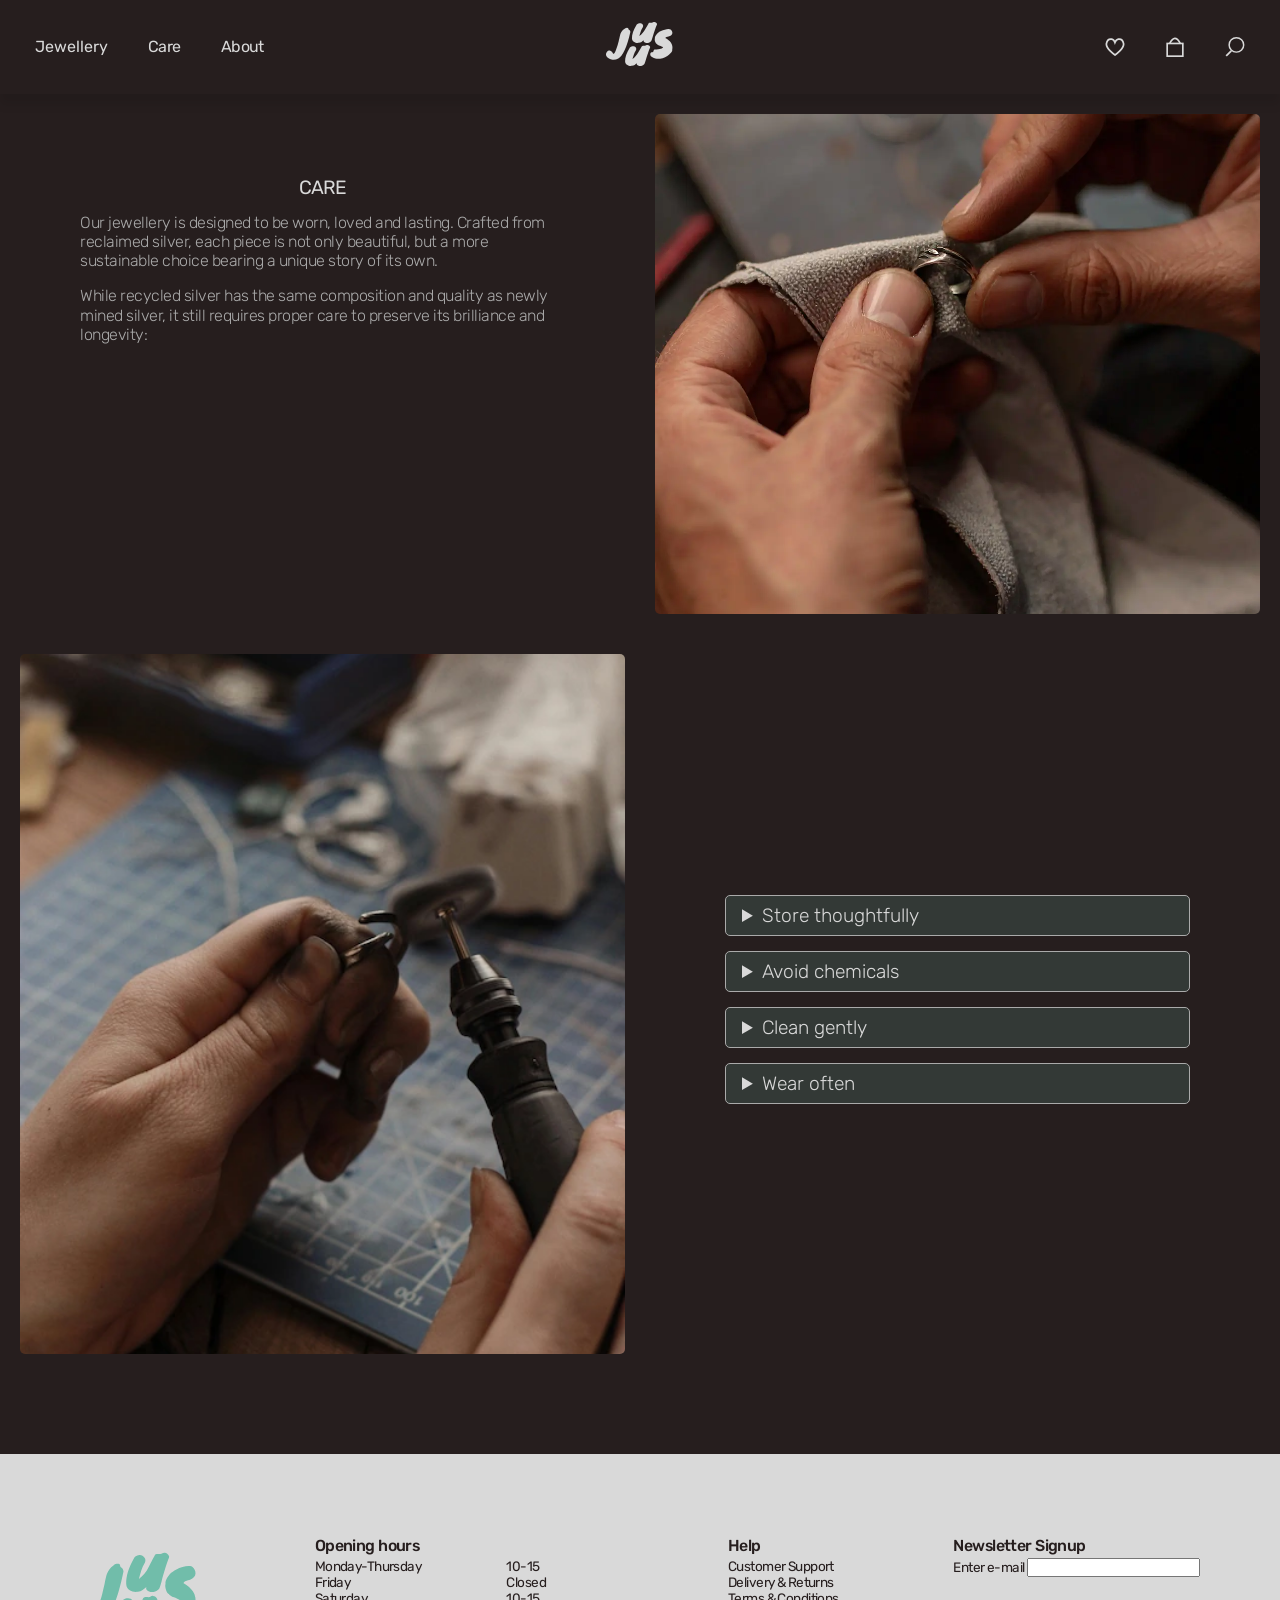
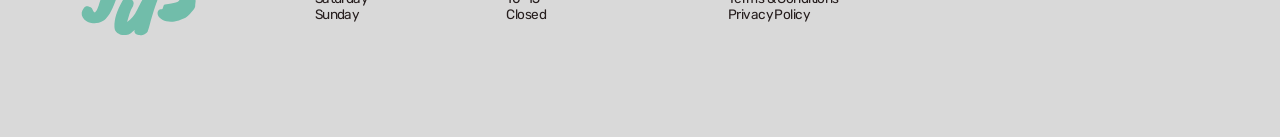
<file: care.html>
<!DOCTYPE html>
<html lang="en">
  <head>
    <meta charset="UTF-8" />
    <meta name="viewport" content="width=device-width, initial-scale=1.0" />
    <title>Care</title>
    <link rel="stylesheet" href="general.css" />
    <link rel="stylesheet" href="layout.css" />
    <link rel="preconnect" href="https://fonts.googleapis.com" />
    <link rel="preconnect" href="https://fonts.gstatic.com" crossorigin />
    <link
      href="https://fonts.googleapis.com/css2?family=Fascinate&family=Knewave&family=Rubik:ital,wght@0,300..900;1,300..900&display=swap"
      rel="stylesheet"
    />
    <link
      rel="apple-touch-icon"
      sizes="180x180"
      href="favicon_io/apple-touch-icon.png"
    />
    <link
      rel="icon"
      type="image/png"
      sizes="32x32"
      href="favicon_io/favicon-32x32.png"
    />
    <link
      rel="icon"
      type="image/png"
      sizes="16x16"
      href="favicon_io/favicon-16x16.png"
    />
    <link rel="manifest" href="favicon_io/site.webmanifest" />
    <meta name="robots" content="noindex" />
  </head>
  <body>
    <header>
      <nav class="grid-menu">
        <div>
          <button class="burger">
            <span class="line"></span>
            <span class="line"></span>
            <span class="line"></span>
          </button>
          <ul class="menu">
            <li>
              <button class="submenu-button">Jewellery</button>
              <div class="submenus">
                <div class="submenu">
                  <div class="submenu-heading">Categories</div>
                  <ul>
                    <li><a href="">Necklaces</a></li>
                    <li><a href="">Earrings</a></li>
                    <li><a href="">Rings</a></li>
                    <li><a href="">Bracelets</a></li>
                  </ul>
                </div>
                <div class="submenu">
                  <div class="submenu-heading">Collections</div>
                  <ul>
                    <li><a href="sculpt.html">Sculpt</a></li>
                  </ul>
                </div>
              </div>
            </li>

            <li><a href="care.html">Care</a></li>

            <li><a href="about.html">About</a></li>
          </ul>
        </div>
        <div class="logo">
          <a href="index.html" aria-label="logo with link to landingpage"
            ><svg
              width="132"
              height="83"
              viewBox="0 0 132 83"
              fill="none"
              xmlns="http://www.w3.org/2000/svg"
            >
              <path
                d="M121.108 61.3158C119.012 63.4888 116.422 65.2286 113.337 66.5354C110.318 67.8959 107.217 68.7786 104.035 69.1835C100.853 69.5884 97.8298 69.52 94.9644 68.9783C92.0989 68.4366 89.7721 67.3501 87.984 65.7188C85.8749 63.8788 85.0056 61.9048 85.3762 59.7967C85.5809 58.9231 86.0412 58.2042 86.757 57.6402C87.4138 57.0826 88.2865 56.8666 89.3751 56.9922C90.0901 56.9757 90.5725 56.7411 90.8225 56.2883C91.125 55.769 91.3653 55.226 91.5432 54.6593C91.7148 54.0325 91.9223 53.4627 92.1658 52.9498C92.4028 52.3767 92.846 52.0551 93.4955 51.9849C103.919 51.1618 109.221 49.6457 109.402 47.4365C108.622 46.8518 107.675 46.3763 106.561 46.0103C105.505 45.6378 104.42 45.2685 103.306 44.9025C100.579 43.9809 98.6948 42.8465 97.654 41.4993C96.4676 41.0193 95.4563 39.6689 94.6202 37.448C94.2151 36.4578 93.9543 35.4216 93.838 34.3394C93.7216 33.2571 93.7921 32.2459 94.0493 31.3057C93.6201 28.98 94.7591 26.2414 97.4664 23.09C98.2089 22.219 99.1517 21.2655 100.295 20.2296C101.437 19.1936 103.204 18.1207 105.593 17.0108C107.982 15.9009 110.368 15.0347 112.75 14.4122C115.184 13.7232 117.382 13.3334 119.343 13.243C121.364 13.1462 122.832 13.474 123.749 14.2263C124.726 14.9723 125.518 15.951 126.126 17.1626C126.793 18.3677 127.103 19.5811 127.055 20.8028C126.873 23.5595 124.889 25.6596 121.102 27.1031C116.28 28.3545 113.989 29.2712 114.231 29.8533C114.244 29.9736 114.053 30.1462 113.659 30.3713C118.548 33.0663 122.043 35.8512 124.144 38.726C127.017 42.673 127.876 47.3244 126.72 52.6802C127.196 54.3318 125.946 56.5958 122.97 59.4722C122.267 60.1564 121.647 60.771 121.108 61.3158Z"
                fill="#D9D9D9"
              />
              <path
                d="M46.9088 48.0882C48.2555 46.786 49.7464 46.0384 51.3817 45.8455C53.065 45.6043 54.5319 45.7731 55.7823 46.3519C57.0809 46.9307 58.0187 47.8712 58.5959 49.1734C59.2211 50.4274 59.149 51.8744 58.3795 53.5142C56.7442 55.9258 55.4457 58.5303 54.4838 61.3277C53.5219 64.1251 52.6321 66.9466 51.8145 69.7922C56.2392 66.9948 59.9425 62.8228 62.9244 57.2762C63.7901 55.6364 64.728 53.9724 65.738 52.2843L66.8201 50.2586L68.9844 46.786C69.273 45.8696 69.778 45.2908 70.4994 45.0497C71.2208 44.7603 71.9903 44.6156 72.8079 44.6156C73.6736 44.6156 74.5394 44.6397 75.4051 44.6879C76.2708 44.6879 77.0643 44.4468 77.7858 43.9645C78.5072 43.4822 79.3488 43.3134 80.3107 43.458C81.3207 43.5545 82.2105 43.868 82.98 44.3986C83.7976 44.9291 84.3988 45.5802 84.7836 46.3519C85.2164 47.0754 85.2645 47.7988 84.9279 48.5223C82.9079 52.8631 80.1424 60.9418 76.6315 72.7584C75.8139 75.4111 75.0444 77.6298 74.3229 79.4143C73.1206 80.9095 71.6056 81.9223 69.778 82.4529C67.9504 82.9834 66.2189 83.1281 64.5837 82.887C62.9966 82.694 61.7221 82.1394 60.7602 81.223C59.7983 80.3548 59.5818 79.2455 60.1109 77.895C58.7642 79.0043 57.3695 80.0172 55.9266 80.9336C54.4838 81.85 52.7283 82.4529 50.6602 82.7423C48.6402 83.0316 46.6924 82.9352 44.8167 82.4529C42.941 82.0188 41.3298 81.1506 39.9832 79.8484C38.6846 78.5462 37.9872 76.8098 37.891 74.6394C37.6025 67.0189 40.6084 58.1685 46.9088 48.0882Z"
                fill="#D9D9D9"
              />
              <path
                d="M59.8402 4.68027C61.1869 3.37803 62.6778 2.63045 64.313 2.43752C65.9964 2.19637 67.4633 2.36518 68.7137 2.94395C70.0123 3.52272 70.9501 4.46323 71.5273 5.76547C72.1525 7.01948 72.0804 8.46641 71.3109 10.1063C69.6756 12.5178 68.3771 15.1223 67.4152 17.9197C66.4533 20.7171 65.5635 23.5386 64.7459 26.3843C69.1706 23.5869 72.8739 19.4149 75.8558 13.8683C76.7215 12.2284 77.6594 10.5645 78.6694 8.87637L79.7515 6.85067L81.9158 3.37803C82.2044 2.46164 82.7094 1.88287 83.4308 1.64171C84.1522 1.35232 84.9217 1.20763 85.7393 1.20763C86.605 1.20763 87.4707 1.23175 88.3365 1.27998C89.2022 1.27998 89.9957 1.03882 90.7172 0.556514C91.4386 0.0742022 92.2802 -0.0946077 93.2421 0.0500865C94.2521 0.146547 95.1419 0.46005 95.9114 0.990593C96.729 1.52113 97.3302 2.17225 97.715 2.94395C98.1478 3.66742 98.1959 4.39088 97.8592 5.11435C95.8393 9.45514 93.0738 17.5338 89.5629 29.3505C88.7453 32.0032 87.9757 34.2218 87.2543 36.0064C86.052 37.5015 84.537 38.5144 82.7094 39.0449C80.8817 39.5755 79.1503 39.7201 77.5151 39.479C75.928 39.2861 74.6535 38.7314 73.6916 37.815C72.7297 36.9469 72.5132 35.8375 73.0423 34.4871C71.6956 35.5964 70.3009 36.6092 68.858 37.5256C67.4152 38.442 65.6597 39.0449 63.5916 39.3343C61.5716 39.6237 59.6238 39.5272 57.7481 39.0449C55.8724 38.6108 54.2612 37.7427 52.9146 36.4404C51.616 35.1382 50.9186 33.4019 50.8224 31.2315C50.5339 23.611 53.5398 14.7606 59.8402 4.68027Z"
                fill="#D9D9D9"
              />
              <path
                d="M27.014 31.3475C28.0503 26.3881 28.9075 23.0305 29.5855 21.2747C31.1477 17.5932 33.4349 14.8307 36.447 12.9872C37.6797 11.8594 38.9582 11.2436 40.2823 11.1397C42.6124 10.9439 43.8496 11.357 43.9941 12.3789C44.1385 13.4008 44.3759 14.0678 44.7063 14.3798C45.0898 14.6898 45.4722 14.9728 45.8536 15.2288C46.2861 15.4288 46.6705 15.7658 47.007 16.2398C47.3945 16.6578 47.6655 17.5128 47.82 18.8046C41.2984 47.5453 33.7145 64.214 25.0683 68.8107C21.0543 70.8542 16.8012 71.4737 12.3089 70.6694C8.02886 69.8571 4.95902 68.026 3.09945 65.1761C1.07467 62.1702 1.46049 58.9925 4.25692 55.6431C5.62457 53.8614 7.54765 53.4376 10.0262 54.3717C10.6708 54.5638 11.2359 54.7588 11.7214 54.9568C12.6474 55.5709 13.2521 56.1159 13.5355 56.5919C13.7659 57.0698 13.9677 57.4948 14.141 57.8668C14.2612 58.2408 14.4895 58.6647 14.826 59.1387C15.2054 59.3407 15.6959 59.6737 16.2976 60.1378C16.6099 59.9638 16.817 59.8208 16.919 59.7089L18.5908 57.5372C19.43 55.8295 20.1141 54.2357 20.6431 52.7559C21.1742 51.3301 21.7277 49.7953 22.3037 48.1515C22.8817 46.5617 23.4076 45.0009 23.8816 43.4691C24.3555 41.9373 24.7294 40.5714 25.0032 39.3716C25.3281 38.1157 25.6285 36.9149 25.9044 35.769C26.1783 34.5691 26.5481 33.0953 27.014 31.3475Z"
                fill="#D9D9D9"
              />
            </svg>
          </a>
        </div>

        <div>
          <ul class="iconmenu">
            <li>
              <a href=""><img src="icons/wishlist.svg" alt="Wishlist" /></a>
            </li>

            <li>
              <a href=""><img src="icons/bag.svg" alt="Bag" /></a>
            </li>

            <li>
              <a href=""><img src="icons/search.svg" alt="Search" /></a>
            </li>
          </ul>
        </div>
      </nav>
    </header>

    <section class="grid-3">
      <div class="text-1">
        <h2 class="headlines-care">Care</h2>

        <p>
          Our jewellery is designed to be worn, loved and lasting. Crafted from
          reclaimed silver, each piece is not only beautiful, but a more
          sustainable choice bearing a unique story of its own.
        </p>

        <p>
          While recycled silver has the same composition and quality as newly
          mined silver, it still requires proper care to preserve its brilliance
          and longevity:
        </p>
      </div>
      <div>
        <img
          class="careimage-tall"
          src="content/polish.webp"
          alt="silversmith polishing a ring"
        />
      </div>
    </section>

    <section class="grid-4">
      <div>
        <img
          class="careimage-short"
          src="content/pexels-maksgelatin-4354626.webp"
          alt="Hands of a man polishing a silver ring in a cloth"
        />
      </div>
      <div class="text-1 summaries1">
        <details>
          <summary class="sum-color">Store thoughtfully</summary>
          <p>
            Keep your jewellery in a dry, cool place. Ideally in a soft pouch or
            box. To avoid scratching, store each piece separately. Including
            anti-tarnish strips can help reduce exposure to air and moisture,
            which can cause tarnishing over time.
          </p>
        </details>

        <details>
          <summary class="sum-color">Avoid chemicals</summary>
          <p>
            To preserve the finish, avoid contact with perfumes, lotions,
            hairsprays and household cleaning products. We recommend putting on
            your jewellery last when getting ready - and taking it off before
            swimming, showering or exercising.
          </p>
        </details>

        <details>
          <summary class="sum-color">Clean gently</summary>
          <p>
            For everyday maintenance, gently polish with a soft, lint-free
            cloth. For a deeper clean, use a mild soap and warm water solution,
            and a soft brush to remove any buildup. Rinse thoroughly and dry
            completely before storing.
          </p>
        </details>

        <details>
          <summary class="sum-color">Wear often</summary>
          <p>
            Believe it or not, wearing your recycled silver jewellery can
            actually help slow tarnishing. Natural oils from your skin help
            protect the metal and keep it looking vibrant.
          </p>
        </details>
      </div>
    </section>

    <footer>
      <section class="footerstyle">
        <div class="logo2">
          <svg
            width="289"
            height="200"
            viewBox="0 0 289 200"
            fill="none"
            xmlns="http://www.w3.org/2000/svg"
          >
            <path
              d="M265.153 147.328C260.564 152.526 254.893 156.689 248.139 159.815C241.529 163.07 234.74 165.181 227.774 166.15C220.808 167.119 214.188 166.955 207.914 165.659C201.641 164.363 196.546 161.764 192.632 157.861C188.014 153.46 186.111 148.737 186.922 143.694C187.37 141.604 188.378 139.884 189.945 138.535C191.383 137.201 193.294 136.684 195.677 136.984C197.242 136.945 198.299 136.384 198.846 135.3C199.508 134.058 200.034 132.759 200.424 131.403C200.8 129.904 201.254 128.541 201.787 127.314C202.306 125.943 203.276 125.173 204.698 125.005C227.52 123.036 239.128 119.409 239.524 114.124C237.817 112.725 235.743 111.588 233.303 110.712C230.993 109.821 228.617 108.938 226.177 108.062C220.206 105.857 216.082 103.143 213.803 99.9202C211.205 98.772 208.991 95.5413 207.161 90.2282C206.274 87.8594 205.703 85.3804 205.448 82.7913C205.193 80.2022 205.348 77.7831 205.911 75.5338C204.971 69.97 207.465 63.4184 213.392 55.879C215.018 53.7953 217.082 51.5142 219.584 49.0359C222.086 46.5576 225.953 43.9908 231.184 41.3356C236.415 38.6803 241.638 36.6081 246.853 35.1189C252.183 33.4705 256.995 32.5381 261.289 32.3218C265.713 32.0901 268.928 32.8743 270.936 34.6742C273.073 36.4588 274.808 38.8003 276.139 41.6987C277.6 44.5818 278.278 47.4847 278.173 50.4073C277.776 57.0022 273.432 62.0263 265.141 65.4796C254.581 68.4734 249.567 70.6666 250.096 72.0592C250.124 72.3468 249.707 72.7599 248.845 73.2983C259.548 79.7457 267.2 86.4081 271.8 93.2856C278.091 102.728 279.97 113.856 277.439 126.669C278.482 130.62 275.745 136.036 269.23 142.917C267.691 144.554 266.332 146.024 265.153 147.328Z"
              fill="#71BDAA"
            />
            <path
              d="M102.702 115.683C105.65 112.567 108.915 110.779 112.495 110.317C116.18 109.74 119.392 110.144 122.13 111.529C124.973 112.913 127.026 115.163 128.29 118.279C129.658 121.279 129.501 124.74 127.816 128.663C124.236 134.433 121.393 140.663 119.287 147.356C117.181 154.048 115.233 160.798 113.442 167.606C123.13 160.913 131.238 150.933 137.766 137.663C139.662 133.74 141.715 129.76 143.926 125.721L146.296 120.875L151.034 112.567C151.666 110.375 152.772 108.99 154.351 108.413C155.931 107.721 157.615 107.375 159.405 107.375C161.301 107.375 163.196 107.433 165.091 107.548C166.987 107.548 168.724 106.971 170.304 105.817C171.883 104.663 173.726 104.26 175.832 104.606C178.043 104.836 179.991 105.586 181.676 106.856C183.466 108.125 184.782 109.683 185.625 111.529C186.572 113.26 186.678 114.99 185.941 116.721C181.518 127.106 175.463 146.433 167.777 174.702C165.987 181.048 164.302 186.356 162.722 190.625C160.09 194.202 156.773 196.625 152.772 197.894C148.77 199.164 144.979 199.51 141.399 198.933C137.924 198.471 135.134 197.144 133.028 194.952C130.922 192.875 130.448 190.221 131.607 186.99C128.658 189.644 125.604 192.067 122.446 194.26C119.287 196.452 115.443 197.894 110.915 198.587C106.493 199.279 102.228 199.048 98.1215 197.894C94.0149 196.856 90.4874 194.779 87.539 191.664C84.6959 188.548 83.1691 184.394 82.9585 179.202C82.3267 160.971 88.9079 139.798 102.702 115.683Z"
              fill="#71BDAA"
            />
            <path
              d="M131.014 11.8364C133.962 8.72102 137.226 6.93256 140.807 6.47102C144.492 5.8941 147.704 6.29795 150.441 7.68257C153.284 9.06718 155.338 11.3172 156.601 14.4326C157.97 17.4326 157.812 20.8941 156.128 24.8172C152.547 30.5865 149.704 36.8172 147.598 43.5096C145.492 50.2019 143.544 56.9519 141.754 63.7596C151.442 57.0673 159.55 47.0865 166.078 33.8172C167.974 29.8942 170.027 25.9134 172.238 21.8749L174.607 17.0287L179.346 8.72103C179.978 6.52872 181.083 5.1441 182.663 4.56717C184.242 3.87486 185.927 3.52871 187.717 3.52871C189.613 3.52871 191.508 3.5864 193.403 3.70179C195.299 3.70179 197.036 3.12486 198.616 1.97102C200.195 0.817165 202.038 0.413315 204.144 0.759472C206.355 0.990239 208.303 1.74024 209.988 3.00948C211.778 4.27871 213.094 5.83641 213.937 7.68257C214.884 9.41334 214.99 11.1441 214.252 12.8749C209.83 23.2595 203.775 42.5865 196.088 70.8558C194.298 77.2019 192.614 82.5096 191.034 86.7789C188.402 90.3558 185.085 92.7789 181.083 94.0481C177.082 95.3174 173.291 95.6635 169.711 95.0866C166.236 94.6251 163.446 93.2981 161.34 91.1058C159.234 89.0289 158.76 86.375 159.918 83.1443C156.97 85.7981 153.916 88.2212 150.757 90.4135C147.598 92.6058 143.755 94.0481 139.227 94.7404C134.805 95.4327 130.54 95.202 126.433 94.0481C122.327 93.0097 118.799 90.9327 115.851 87.8173C113.008 84.702 111.481 80.5481 111.27 75.3558C110.638 57.125 117.22 35.9519 131.014 11.8364Z"
              fill="#71BDAA"
            />
            <path
              d="M59.1442 75.6336C61.4132 63.769 63.2899 55.7365 64.7744 51.5361C68.1947 42.7288 73.2022 36.1199 79.7969 31.7095C82.4958 29.0115 85.2948 27.5382 88.1939 27.2897C93.2952 26.8214 96.004 27.8096 96.3203 30.2544C96.6366 32.6991 97.1564 34.2947 97.8798 35.0411C98.7193 35.7828 99.5566 36.4598 100.392 37.0723C101.338 37.5508 102.18 38.357 102.917 39.4909C103.765 40.4909 104.359 42.5362 104.697 45.6268C90.4186 114.384 73.8144 154.261 54.8843 165.258C46.0962 170.147 36.7845 171.629 26.9491 169.705C17.5783 167.761 10.8573 163.381 6.78591 156.563C2.35287 149.372 3.1976 141.77 9.32007 133.757C12.3144 129.494 16.5248 128.48 21.9512 130.715C23.3626 131.175 24.5998 131.641 25.6627 132.115C27.6901 133.584 29.0141 134.888 29.6346 136.026C30.1389 137.17 30.5808 138.187 30.9602 139.077C31.2234 139.971 31.7233 140.986 32.4599 142.119C33.2906 142.603 34.3646 143.399 35.6819 144.509C36.3655 144.093 36.819 143.751 37.0425 143.483L40.7027 138.288C42.54 134.203 44.0378 130.39 45.196 126.85C46.3586 123.439 47.5704 119.767 48.8315 115.834C50.097 112.031 51.2485 108.297 52.2861 104.632C53.3238 100.968 54.1424 97.7003 54.742 94.8298C55.4533 91.8254 56.1109 88.9525 56.7149 86.2112C57.3145 83.3408 58.1243 79.8149 59.1442 75.6336Z"
              fill="#71BDAA"
            />
          </svg>
        </div>

        <div class="openinghours">
          <div>
            <h3>Opening hours</h3>
            <dl>
              <dt>Monday-Thursday</dt>
              <dd>10-15</dd>
              <dt>Friday</dt>
              <dd>Closed</dd>
              <dt>Saturday</dt>
              <dd>10-15</dd>
              <dt>Sunday</dt>
              <dd>Closed</dd>
            </dl>
          </div>

          <div>
            <h3>Help</h3>
            <ul>
              <li>Customer Support</li>
              <li>Delivery & Returns</li>
              <li>Terms & Conditions</li>
              <li>Privacy Policy</li>
            </ul>
          </div>
        </div>

        <div class="newsletter">
          <h3>Newsletter Signup</h3>
          <label for="e-mail">Enter e-mail</label>
          <input type="text" id="e-mail" name="e-mail" />
          <svg
            class="logo3"
            width="289"
            height="200"
            viewBox="0 0 289 200"
            fill="none"
            xmlns="http://www.w3.org/2000/svg"
          >
            <path
              d="M265.153 147.328C260.564 152.526 254.893 156.689 248.139 159.815C241.529 163.07 234.74 165.181 227.774 166.15C220.808 167.119 214.188 166.955 207.914 165.659C201.641 164.363 196.546 161.764 192.632 157.861C188.014 153.46 186.111 148.737 186.922 143.694C187.37 141.604 188.378 139.884 189.945 138.535C191.383 137.201 193.294 136.684 195.677 136.984C197.242 136.945 198.299 136.384 198.846 135.3C199.508 134.058 200.034 132.759 200.424 131.403C200.8 129.904 201.254 128.541 201.787 127.314C202.306 125.943 203.276 125.173 204.698 125.005C227.52 123.036 239.128 119.409 239.524 114.124C237.817 112.725 235.743 111.588 233.303 110.712C230.993 109.821 228.617 108.938 226.177 108.062C220.206 105.857 216.082 103.143 213.803 99.9202C211.205 98.772 208.991 95.5413 207.161 90.2282C206.274 87.8594 205.703 85.3804 205.448 82.7913C205.193 80.2022 205.348 77.7831 205.911 75.5338C204.971 69.97 207.465 63.4184 213.392 55.879C215.018 53.7953 217.082 51.5142 219.584 49.0359C222.086 46.5576 225.953 43.9908 231.184 41.3356C236.415 38.6803 241.638 36.6081 246.853 35.1189C252.183 33.4705 256.995 32.5381 261.289 32.3218C265.713 32.0901 268.928 32.8743 270.936 34.6742C273.073 36.4588 274.808 38.8003 276.139 41.6987C277.6 44.5818 278.278 47.4847 278.173 50.4073C277.776 57.0022 273.432 62.0263 265.141 65.4796C254.581 68.4734 249.567 70.6666 250.096 72.0592C250.124 72.3468 249.707 72.7599 248.845 73.2983C259.548 79.7457 267.2 86.4081 271.8 93.2856C278.091 102.728 279.97 113.856 277.439 126.669C278.482 130.62 275.745 136.036 269.23 142.917C267.691 144.554 266.332 146.024 265.153 147.328Z"
              fill="#71BDAA"
            />
            <path
              d="M102.702 115.683C105.65 112.567 108.915 110.779 112.495 110.317C116.18 109.74 119.392 110.144 122.13 111.529C124.973 112.913 127.026 115.163 128.29 118.279C129.658 121.279 129.501 124.74 127.816 128.663C124.236 134.433 121.393 140.663 119.287 147.356C117.181 154.048 115.233 160.798 113.442 167.606C123.13 160.913 131.238 150.933 137.766 137.663C139.662 133.74 141.715 129.76 143.926 125.721L146.296 120.875L151.034 112.567C151.666 110.375 152.772 108.99 154.351 108.413C155.931 107.721 157.615 107.375 159.405 107.375C161.301 107.375 163.196 107.433 165.091 107.548C166.987 107.548 168.724 106.971 170.304 105.817C171.883 104.663 173.726 104.26 175.832 104.606C178.043 104.836 179.991 105.586 181.676 106.856C183.466 108.125 184.782 109.683 185.625 111.529C186.572 113.26 186.678 114.99 185.941 116.721C181.518 127.106 175.463 146.433 167.777 174.702C165.987 181.048 164.302 186.356 162.722 190.625C160.09 194.202 156.773 196.625 152.772 197.894C148.77 199.164 144.979 199.51 141.399 198.933C137.924 198.471 135.134 197.144 133.028 194.952C130.922 192.875 130.448 190.221 131.607 186.99C128.658 189.644 125.604 192.067 122.446 194.26C119.287 196.452 115.443 197.894 110.915 198.587C106.493 199.279 102.228 199.048 98.1215 197.894C94.0149 196.856 90.4874 194.779 87.539 191.664C84.6959 188.548 83.1691 184.394 82.9585 179.202C82.3267 160.971 88.9079 139.798 102.702 115.683Z"
              fill="#71BDAA"
            />
            <path
              d="M131.014 11.8364C133.962 8.72102 137.226 6.93256 140.807 6.47102C144.492 5.8941 147.704 6.29795 150.441 7.68257C153.284 9.06718 155.338 11.3172 156.601 14.4326C157.97 17.4326 157.812 20.8941 156.128 24.8172C152.547 30.5865 149.704 36.8172 147.598 43.5096C145.492 50.2019 143.544 56.9519 141.754 63.7596C151.442 57.0673 159.55 47.0865 166.078 33.8172C167.974 29.8942 170.027 25.9134 172.238 21.8749L174.607 17.0287L179.346 8.72103C179.978 6.52872 181.083 5.1441 182.663 4.56717C184.242 3.87486 185.927 3.52871 187.717 3.52871C189.613 3.52871 191.508 3.5864 193.403 3.70179C195.299 3.70179 197.036 3.12486 198.616 1.97102C200.195 0.817165 202.038 0.413315 204.144 0.759472C206.355 0.990239 208.303 1.74024 209.988 3.00948C211.778 4.27871 213.094 5.83641 213.937 7.68257C214.884 9.41334 214.99 11.1441 214.252 12.8749C209.83 23.2595 203.775 42.5865 196.088 70.8558C194.298 77.2019 192.614 82.5096 191.034 86.7789C188.402 90.3558 185.085 92.7789 181.083 94.0481C177.082 95.3174 173.291 95.6635 169.711 95.0866C166.236 94.6251 163.446 93.2981 161.34 91.1058C159.234 89.0289 158.76 86.375 159.918 83.1443C156.97 85.7981 153.916 88.2212 150.757 90.4135C147.598 92.6058 143.755 94.0481 139.227 94.7404C134.805 95.4327 130.54 95.202 126.433 94.0481C122.327 93.0097 118.799 90.9327 115.851 87.8173C113.008 84.702 111.481 80.5481 111.27 75.3558C110.638 57.125 117.22 35.9519 131.014 11.8364Z"
              fill="#71BDAA"
            />
            <path
              d="M59.1442 75.6336C61.4132 63.769 63.2899 55.7365 64.7744 51.5361C68.1947 42.7288 73.2022 36.1199 79.7969 31.7095C82.4958 29.0115 85.2948 27.5382 88.1939 27.2897C93.2952 26.8214 96.004 27.8096 96.3203 30.2544C96.6366 32.6991 97.1564 34.2947 97.8798 35.0411C98.7193 35.7828 99.5566 36.4598 100.392 37.0723C101.338 37.5508 102.18 38.357 102.917 39.4909C103.765 40.4909 104.359 42.5362 104.697 45.6268C90.4186 114.384 73.8144 154.261 54.8843 165.258C46.0962 170.147 36.7845 171.629 26.9491 169.705C17.5783 167.761 10.8573 163.381 6.78591 156.563C2.35287 149.372 3.1976 141.77 9.32007 133.757C12.3144 129.494 16.5248 128.48 21.9512 130.715C23.3626 131.175 24.5998 131.641 25.6627 132.115C27.6901 133.584 29.0141 134.888 29.6346 136.026C30.1389 137.17 30.5808 138.187 30.9602 139.077C31.2234 139.971 31.7233 140.986 32.4599 142.119C33.2906 142.603 34.3646 143.399 35.6819 144.509C36.3655 144.093 36.819 143.751 37.0425 143.483L40.7027 138.288C42.54 134.203 44.0378 130.39 45.196 126.85C46.3586 123.439 47.5704 119.767 48.8315 115.834C50.097 112.031 51.2485 108.297 52.2861 104.632C53.3238 100.968 54.1424 97.7003 54.742 94.8298C55.4533 91.8254 56.1109 88.9525 56.7149 86.2112C57.3145 83.3408 58.1243 79.8149 59.1442 75.6336Z"
              fill="#71BDAA"
            />
          </svg>
        </div>
      </section>
    </footer>
    <script src="main.js"></script>
  </body>
</html>
</file>
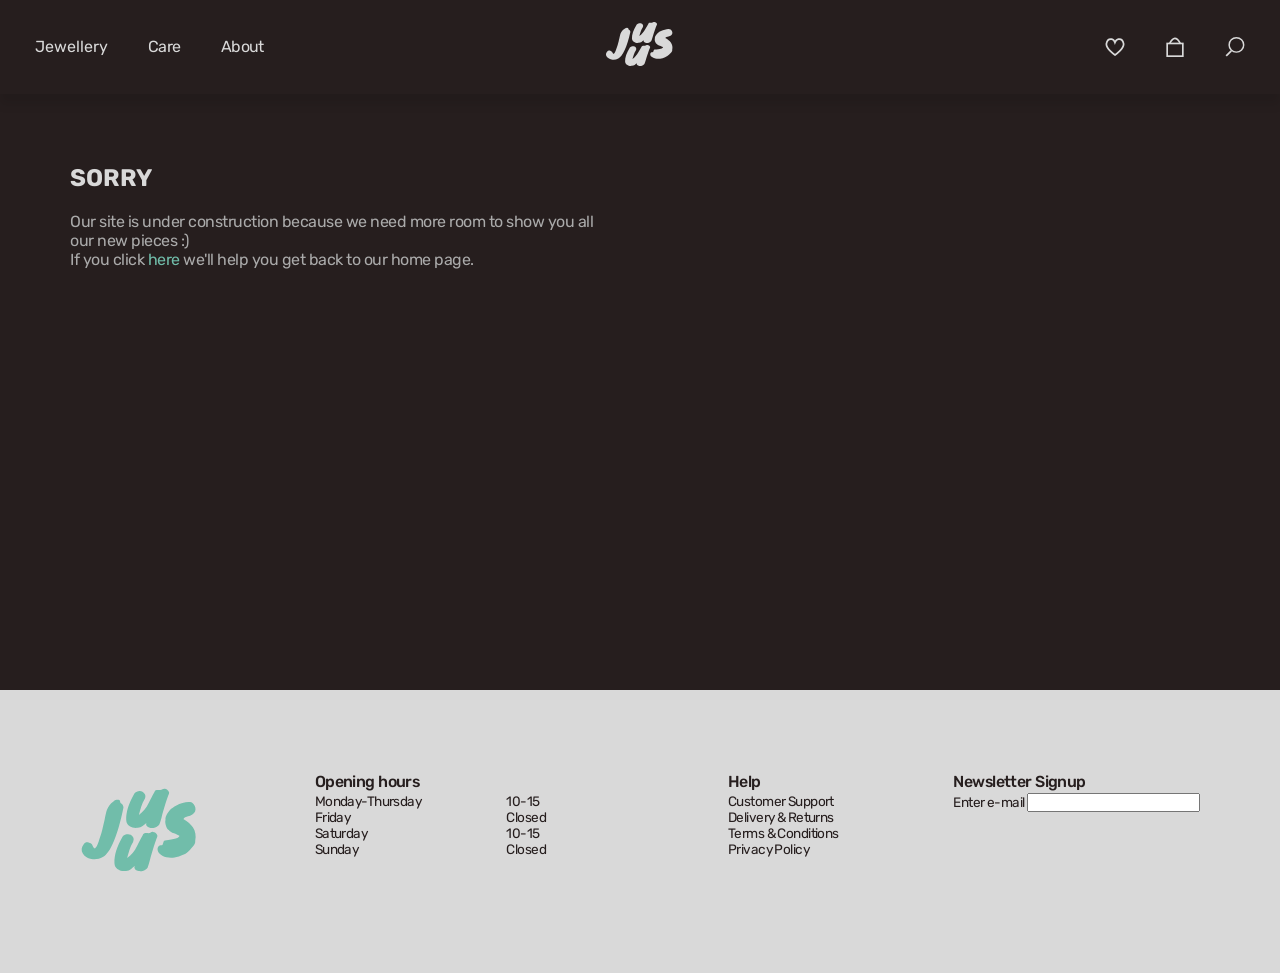
<file: earrings.html>
<!DOCTYPE html>
<html lang="en">
  <head>
    <meta charset="UTF-8" />
    <meta name="viewport" content="width=device-width, initial-scale=1.0" />
    <title>Earrings</title>
    <link rel="stylesheet" href="general.css" />
    <link rel="stylesheet" href="layout.css" />
    <link rel="preconnect" href="https://fonts.googleapis.com" />
    <link rel="preconnect" href="https://fonts.gstatic.com" crossorigin />
    <link
      href="https://fonts.googleapis.com/css2?family=Fascinate&family=Knewave&family=Rubik:ital,wght@0,300..900;1,300..900&display=swap"
      rel="stylesheet"
    />
    <link
      rel="apple-touch-icon"
      sizes="180x180"
      href="favicon_io/apple-touch-icon.png"
    />
    <link
      rel="icon"
      type="image/png"
      sizes="32x32"
      href="favicon_io/favicon-32x32.png"
    />
    <link
      rel="icon"
      type="image/png"
      sizes="16x16"
      href="favicon_io/favicon-16x16.png"
    />
    <link rel="manifest" href="favicon_io/site.webmanifest" />
    <meta name="robots" content="noindex" />
  </head>
  <body>
    <header>
      <nav class="grid-menu">
        <div>
          <button class="burger">
            <span class="line"></span>
            <span class="line"></span>
            <span class="line"></span>
          </button>
          <ul class="menu">
            <li>
              <button class="submenu-button">Jewellery</button>
              <div class="submenus">
                <div class="submenu">
                  <div class="submenu-heading">Categories</div>
                  <ul>
                    <li><a href="necklaces.html">Necklaces</a></li>
                    <li><a href="earrings.html">Earrings</a></li>
                    <li><a href="rings.html">Rings</a></li>
                    <li><a href="bracelets.html">Bracelets</a></li>
                  </ul>
                </div>
                <div class="submenu">
                  <div class="submenu-heading">Collections</div>
                  <ul>
                    <li><a href="sculpt.html">Sculpt</a></li>
                  </ul>
                </div>
              </div>
            </li>

            <li><a href="care.html">Care</a></li>

            <li><a href="about.html">About</a></li>
          </ul>
        </div>
        <div class="logo">
          <a href="index.html" aria-label="logo with link to landingpage"
            ><svg
              width="132"
              height="83"
              viewBox="0 0 132 83"
              fill="none"
              xmlns="http://www.w3.org/2000/svg"
            >
              <path
                d="M121.108 61.3158C119.012 63.4888 116.422 65.2286 113.337 66.5354C110.318 67.8959 107.217 68.7786 104.035 69.1835C100.853 69.5884 97.8298 69.52 94.9644 68.9783C92.0989 68.4366 89.7721 67.3501 87.984 65.7188C85.8749 63.8788 85.0056 61.9048 85.3762 59.7967C85.5809 58.9231 86.0412 58.2042 86.757 57.6402C87.4138 57.0826 88.2865 56.8666 89.3751 56.9922C90.0901 56.9757 90.5725 56.7411 90.8225 56.2883C91.125 55.769 91.3653 55.226 91.5432 54.6593C91.7148 54.0325 91.9223 53.4627 92.1658 52.9498C92.4028 52.3767 92.846 52.0551 93.4955 51.9849C103.919 51.1618 109.221 49.6457 109.402 47.4365C108.622 46.8518 107.675 46.3763 106.561 46.0103C105.505 45.6378 104.42 45.2685 103.306 44.9025C100.579 43.9809 98.6948 42.8465 97.654 41.4993C96.4676 41.0193 95.4563 39.6689 94.6202 37.448C94.2151 36.4578 93.9543 35.4216 93.838 34.3394C93.7216 33.2571 93.7921 32.2459 94.0493 31.3057C93.6201 28.98 94.7591 26.2414 97.4664 23.09C98.2089 22.219 99.1517 21.2655 100.295 20.2296C101.437 19.1936 103.204 18.1207 105.593 17.0108C107.982 15.9009 110.368 15.0347 112.75 14.4122C115.184 13.7232 117.382 13.3334 119.343 13.243C121.364 13.1462 122.832 13.474 123.749 14.2263C124.726 14.9723 125.518 15.951 126.126 17.1626C126.793 18.3677 127.103 19.5811 127.055 20.8028C126.873 23.5595 124.889 25.6596 121.102 27.1031C116.28 28.3545 113.989 29.2712 114.231 29.8533C114.244 29.9736 114.053 30.1462 113.659 30.3713C118.548 33.0663 122.043 35.8512 124.144 38.726C127.017 42.673 127.876 47.3244 126.72 52.6802C127.196 54.3318 125.946 56.5958 122.97 59.4722C122.267 60.1564 121.647 60.771 121.108 61.3158Z"
                fill="#D9D9D9"
              />
              <path
                d="M46.9088 48.0882C48.2555 46.786 49.7464 46.0384 51.3817 45.8455C53.065 45.6043 54.5319 45.7731 55.7823 46.3519C57.0809 46.9307 58.0187 47.8712 58.5959 49.1734C59.2211 50.4274 59.149 51.8744 58.3795 53.5142C56.7442 55.9258 55.4457 58.5303 54.4838 61.3277C53.5219 64.1251 52.6321 66.9466 51.8145 69.7922C56.2392 66.9948 59.9425 62.8228 62.9244 57.2762C63.7901 55.6364 64.728 53.9724 65.738 52.2843L66.8201 50.2586L68.9844 46.786C69.273 45.8696 69.778 45.2908 70.4994 45.0497C71.2208 44.7603 71.9903 44.6156 72.8079 44.6156C73.6736 44.6156 74.5394 44.6397 75.4051 44.6879C76.2708 44.6879 77.0643 44.4468 77.7858 43.9645C78.5072 43.4822 79.3488 43.3134 80.3107 43.458C81.3207 43.5545 82.2105 43.868 82.98 44.3986C83.7976 44.9291 84.3988 45.5802 84.7836 46.3519C85.2164 47.0754 85.2645 47.7988 84.9279 48.5223C82.9079 52.8631 80.1424 60.9418 76.6315 72.7584C75.8139 75.4111 75.0444 77.6298 74.3229 79.4143C73.1206 80.9095 71.6056 81.9223 69.778 82.4529C67.9504 82.9834 66.2189 83.1281 64.5837 82.887C62.9966 82.694 61.7221 82.1394 60.7602 81.223C59.7983 80.3548 59.5818 79.2455 60.1109 77.895C58.7642 79.0043 57.3695 80.0172 55.9266 80.9336C54.4838 81.85 52.7283 82.4529 50.6602 82.7423C48.6402 83.0316 46.6924 82.9352 44.8167 82.4529C42.941 82.0188 41.3298 81.1506 39.9832 79.8484C38.6846 78.5462 37.9872 76.8098 37.891 74.6394C37.6025 67.0189 40.6084 58.1685 46.9088 48.0882Z"
                fill="#D9D9D9"
              />
              <path
                d="M59.8402 4.68027C61.1869 3.37803 62.6778 2.63045 64.313 2.43752C65.9964 2.19637 67.4633 2.36518 68.7137 2.94395C70.0123 3.52272 70.9501 4.46323 71.5273 5.76547C72.1525 7.01948 72.0804 8.46641 71.3109 10.1063C69.6756 12.5178 68.3771 15.1223 67.4152 17.9197C66.4533 20.7171 65.5635 23.5386 64.7459 26.3843C69.1706 23.5869 72.8739 19.4149 75.8558 13.8683C76.7215 12.2284 77.6594 10.5645 78.6694 8.87637L79.7515 6.85067L81.9158 3.37803C82.2044 2.46164 82.7094 1.88287 83.4308 1.64171C84.1522 1.35232 84.9217 1.20763 85.7393 1.20763C86.605 1.20763 87.4707 1.23175 88.3365 1.27998C89.2022 1.27998 89.9957 1.03882 90.7172 0.556514C91.4386 0.0742022 92.2802 -0.0946077 93.2421 0.0500865C94.2521 0.146547 95.1419 0.46005 95.9114 0.990593C96.729 1.52113 97.3302 2.17225 97.715 2.94395C98.1478 3.66742 98.1959 4.39088 97.8592 5.11435C95.8393 9.45514 93.0738 17.5338 89.5629 29.3505C88.7453 32.0032 87.9757 34.2218 87.2543 36.0064C86.052 37.5015 84.537 38.5144 82.7094 39.0449C80.8817 39.5755 79.1503 39.7201 77.5151 39.479C75.928 39.2861 74.6535 38.7314 73.6916 37.815C72.7297 36.9469 72.5132 35.8375 73.0423 34.4871C71.6956 35.5964 70.3009 36.6092 68.858 37.5256C67.4152 38.442 65.6597 39.0449 63.5916 39.3343C61.5716 39.6237 59.6238 39.5272 57.7481 39.0449C55.8724 38.6108 54.2612 37.7427 52.9146 36.4404C51.616 35.1382 50.9186 33.4019 50.8224 31.2315C50.5339 23.611 53.5398 14.7606 59.8402 4.68027Z"
                fill="#D9D9D9"
              />
              <path
                d="M27.014 31.3475C28.0503 26.3881 28.9075 23.0305 29.5855 21.2747C31.1477 17.5932 33.4349 14.8307 36.447 12.9872C37.6797 11.8594 38.9582 11.2436 40.2823 11.1397C42.6124 10.9439 43.8496 11.357 43.9941 12.3789C44.1385 13.4008 44.3759 14.0678 44.7063 14.3798C45.0898 14.6898 45.4722 14.9728 45.8536 15.2288C46.2861 15.4288 46.6705 15.7658 47.007 16.2398C47.3945 16.6578 47.6655 17.5128 47.82 18.8046C41.2984 47.5453 33.7145 64.214 25.0683 68.8107C21.0543 70.8542 16.8012 71.4737 12.3089 70.6694C8.02886 69.8571 4.95902 68.026 3.09945 65.1761C1.07467 62.1702 1.46049 58.9925 4.25692 55.6431C5.62457 53.8614 7.54765 53.4376 10.0262 54.3717C10.6708 54.5638 11.2359 54.7588 11.7214 54.9568C12.6474 55.5709 13.2521 56.1159 13.5355 56.5919C13.7659 57.0698 13.9677 57.4948 14.141 57.8668C14.2612 58.2408 14.4895 58.6647 14.826 59.1387C15.2054 59.3407 15.6959 59.6737 16.2976 60.1378C16.6099 59.9638 16.817 59.8208 16.919 59.7089L18.5908 57.5372C19.43 55.8295 20.1141 54.2357 20.6431 52.7559C21.1742 51.3301 21.7277 49.7953 22.3037 48.1515C22.8817 46.5617 23.4076 45.0009 23.8816 43.4691C24.3555 41.9373 24.7294 40.5714 25.0032 39.3716C25.3281 38.1157 25.6285 36.9149 25.9044 35.769C26.1783 34.5691 26.5481 33.0953 27.014 31.3475Z"
                fill="#D9D9D9"
              />
            </svg>
          </a>
        </div>

        <div>
          <ul class="iconmenu">
            <li>
              <a href=""><img src="icons/wishlist.svg" alt="Wishlist" /></a>
            </li>

            <li>
              <a href=""><img src="icons/bag.svg" alt="Bag" /></a>
            </li>

            <li>
              <img src="icons/search.svg" alt="Search" />
            </li>
          </ul>
        </div>
      </nav>
    </header>
    <section class="sorry">
      <h1>SORRY</h1>
      <p>
        Our site is under construction because we need more room to show you all
        <br />
        our new pieces :) <br />If you click <a href="index.html">here</a> we'll
        help you get back to our home page.
      </p>
    </section>
    <footer>
      <section class="footerstyle">
        <div class="logo2">
          <svg
            width="289"
            height="200"
            viewBox="0 0 289 200"
            fill="none"
            xmlns="http://www.w3.org/2000/svg"
          >
            <path
              d="M265.153 147.328C260.564 152.526 254.893 156.689 248.139 159.815C241.529 163.07 234.74 165.181 227.774 166.15C220.808 167.119 214.188 166.955 207.914 165.659C201.641 164.363 196.546 161.764 192.632 157.861C188.014 153.46 186.111 148.737 186.922 143.694C187.37 141.604 188.378 139.884 189.945 138.535C191.383 137.201 193.294 136.684 195.677 136.984C197.242 136.945 198.299 136.384 198.846 135.3C199.508 134.058 200.034 132.759 200.424 131.403C200.8 129.904 201.254 128.541 201.787 127.314C202.306 125.943 203.276 125.173 204.698 125.005C227.52 123.036 239.128 119.409 239.524 114.124C237.817 112.725 235.743 111.588 233.303 110.712C230.993 109.821 228.617 108.938 226.177 108.062C220.206 105.857 216.082 103.143 213.803 99.9202C211.205 98.772 208.991 95.5413 207.161 90.2282C206.274 87.8594 205.703 85.3804 205.448 82.7913C205.193 80.2022 205.348 77.7831 205.911 75.5338C204.971 69.97 207.465 63.4184 213.392 55.879C215.018 53.7953 217.082 51.5142 219.584 49.0359C222.086 46.5576 225.953 43.9908 231.184 41.3356C236.415 38.6803 241.638 36.6081 246.853 35.1189C252.183 33.4705 256.995 32.5381 261.289 32.3218C265.713 32.0901 268.928 32.8743 270.936 34.6742C273.073 36.4588 274.808 38.8003 276.139 41.6987C277.6 44.5818 278.278 47.4847 278.173 50.4073C277.776 57.0022 273.432 62.0263 265.141 65.4796C254.581 68.4734 249.567 70.6666 250.096 72.0592C250.124 72.3468 249.707 72.7599 248.845 73.2983C259.548 79.7457 267.2 86.4081 271.8 93.2856C278.091 102.728 279.97 113.856 277.439 126.669C278.482 130.62 275.745 136.036 269.23 142.917C267.691 144.554 266.332 146.024 265.153 147.328Z"
              fill="#71BDAA"
            />
            <path
              d="M102.702 115.683C105.65 112.567 108.915 110.779 112.495 110.317C116.18 109.74 119.392 110.144 122.13 111.529C124.973 112.913 127.026 115.163 128.29 118.279C129.658 121.279 129.501 124.74 127.816 128.663C124.236 134.433 121.393 140.663 119.287 147.356C117.181 154.048 115.233 160.798 113.442 167.606C123.13 160.913 131.238 150.933 137.766 137.663C139.662 133.74 141.715 129.76 143.926 125.721L146.296 120.875L151.034 112.567C151.666 110.375 152.772 108.99 154.351 108.413C155.931 107.721 157.615 107.375 159.405 107.375C161.301 107.375 163.196 107.433 165.091 107.548C166.987 107.548 168.724 106.971 170.304 105.817C171.883 104.663 173.726 104.26 175.832 104.606C178.043 104.836 179.991 105.586 181.676 106.856C183.466 108.125 184.782 109.683 185.625 111.529C186.572 113.26 186.678 114.99 185.941 116.721C181.518 127.106 175.463 146.433 167.777 174.702C165.987 181.048 164.302 186.356 162.722 190.625C160.09 194.202 156.773 196.625 152.772 197.894C148.77 199.164 144.979 199.51 141.399 198.933C137.924 198.471 135.134 197.144 133.028 194.952C130.922 192.875 130.448 190.221 131.607 186.99C128.658 189.644 125.604 192.067 122.446 194.26C119.287 196.452 115.443 197.894 110.915 198.587C106.493 199.279 102.228 199.048 98.1215 197.894C94.0149 196.856 90.4874 194.779 87.539 191.664C84.6959 188.548 83.1691 184.394 82.9585 179.202C82.3267 160.971 88.9079 139.798 102.702 115.683Z"
              fill="#71BDAA"
            />
            <path
              d="M131.014 11.8364C133.962 8.72102 137.226 6.93256 140.807 6.47102C144.492 5.8941 147.704 6.29795 150.441 7.68257C153.284 9.06718 155.338 11.3172 156.601 14.4326C157.97 17.4326 157.812 20.8941 156.128 24.8172C152.547 30.5865 149.704 36.8172 147.598 43.5096C145.492 50.2019 143.544 56.9519 141.754 63.7596C151.442 57.0673 159.55 47.0865 166.078 33.8172C167.974 29.8942 170.027 25.9134 172.238 21.8749L174.607 17.0287L179.346 8.72103C179.978 6.52872 181.083 5.1441 182.663 4.56717C184.242 3.87486 185.927 3.52871 187.717 3.52871C189.613 3.52871 191.508 3.5864 193.403 3.70179C195.299 3.70179 197.036 3.12486 198.616 1.97102C200.195 0.817165 202.038 0.413315 204.144 0.759472C206.355 0.990239 208.303 1.74024 209.988 3.00948C211.778 4.27871 213.094 5.83641 213.937 7.68257C214.884 9.41334 214.99 11.1441 214.252 12.8749C209.83 23.2595 203.775 42.5865 196.088 70.8558C194.298 77.2019 192.614 82.5096 191.034 86.7789C188.402 90.3558 185.085 92.7789 181.083 94.0481C177.082 95.3174 173.291 95.6635 169.711 95.0866C166.236 94.6251 163.446 93.2981 161.34 91.1058C159.234 89.0289 158.76 86.375 159.918 83.1443C156.97 85.7981 153.916 88.2212 150.757 90.4135C147.598 92.6058 143.755 94.0481 139.227 94.7404C134.805 95.4327 130.54 95.202 126.433 94.0481C122.327 93.0097 118.799 90.9327 115.851 87.8173C113.008 84.702 111.481 80.5481 111.27 75.3558C110.638 57.125 117.22 35.9519 131.014 11.8364Z"
              fill="#71BDAA"
            />
            <path
              d="M59.1442 75.6336C61.4132 63.769 63.2899 55.7365 64.7744 51.5361C68.1947 42.7288 73.2022 36.1199 79.7969 31.7095C82.4958 29.0115 85.2948 27.5382 88.1939 27.2897C93.2952 26.8214 96.004 27.8096 96.3203 30.2544C96.6366 32.6991 97.1564 34.2947 97.8798 35.0411C98.7193 35.7828 99.5566 36.4598 100.392 37.0723C101.338 37.5508 102.18 38.357 102.917 39.4909C103.765 40.4909 104.359 42.5362 104.697 45.6268C90.4186 114.384 73.8144 154.261 54.8843 165.258C46.0962 170.147 36.7845 171.629 26.9491 169.705C17.5783 167.761 10.8573 163.381 6.78591 156.563C2.35287 149.372 3.1976 141.77 9.32007 133.757C12.3144 129.494 16.5248 128.48 21.9512 130.715C23.3626 131.175 24.5998 131.641 25.6627 132.115C27.6901 133.584 29.0141 134.888 29.6346 136.026C30.1389 137.17 30.5808 138.187 30.9602 139.077C31.2234 139.971 31.7233 140.986 32.4599 142.119C33.2906 142.603 34.3646 143.399 35.6819 144.509C36.3655 144.093 36.819 143.751 37.0425 143.483L40.7027 138.288C42.54 134.203 44.0378 130.39 45.196 126.85C46.3586 123.439 47.5704 119.767 48.8315 115.834C50.097 112.031 51.2485 108.297 52.2861 104.632C53.3238 100.968 54.1424 97.7003 54.742 94.8298C55.4533 91.8254 56.1109 88.9525 56.7149 86.2112C57.3145 83.3408 58.1243 79.8149 59.1442 75.6336Z"
              fill="#71BDAA"
            />
          </svg>
        </div>

        <div class="openinghours">
          <div>
            <h3>Opening hours</h3>
            <dl>
              <dt>Monday-Thursday</dt>
              <dd>10-15</dd>
              <dt>Friday</dt>
              <dd>Closed</dd>
              <dt>Saturday</dt>
              <dd>10-15</dd>
              <dt>Sunday</dt>
              <dd>Closed</dd>
            </dl>
          </div>

          <div>
            <h3>Help</h3>
            <ul>
              <li>Customer Support</li>
              <li>Delivery & Returns</li>
              <li>Terms & Conditions</li>
              <li>Privacy Policy</li>
            </ul>
          </div>
        </div>

        <div class="newsletter">
          <h3>Newsletter Signup</h3>
          <label for="e-mail">Enter e-mail</label>
          <input type="text" id="e-mail" name="e-mail" />
          <svg
            class="logo3"
            width="289"
            height="200"
            viewBox="0 0 289 200"
            fill="none"
            xmlns="http://www.w3.org/2000/svg"
          >
            <path
              d="M265.153 147.328C260.564 152.526 254.893 156.689 248.139 159.815C241.529 163.07 234.74 165.181 227.774 166.15C220.808 167.119 214.188 166.955 207.914 165.659C201.641 164.363 196.546 161.764 192.632 157.861C188.014 153.46 186.111 148.737 186.922 143.694C187.37 141.604 188.378 139.884 189.945 138.535C191.383 137.201 193.294 136.684 195.677 136.984C197.242 136.945 198.299 136.384 198.846 135.3C199.508 134.058 200.034 132.759 200.424 131.403C200.8 129.904 201.254 128.541 201.787 127.314C202.306 125.943 203.276 125.173 204.698 125.005C227.52 123.036 239.128 119.409 239.524 114.124C237.817 112.725 235.743 111.588 233.303 110.712C230.993 109.821 228.617 108.938 226.177 108.062C220.206 105.857 216.082 103.143 213.803 99.9202C211.205 98.772 208.991 95.5413 207.161 90.2282C206.274 87.8594 205.703 85.3804 205.448 82.7913C205.193 80.2022 205.348 77.7831 205.911 75.5338C204.971 69.97 207.465 63.4184 213.392 55.879C215.018 53.7953 217.082 51.5142 219.584 49.0359C222.086 46.5576 225.953 43.9908 231.184 41.3356C236.415 38.6803 241.638 36.6081 246.853 35.1189C252.183 33.4705 256.995 32.5381 261.289 32.3218C265.713 32.0901 268.928 32.8743 270.936 34.6742C273.073 36.4588 274.808 38.8003 276.139 41.6987C277.6 44.5818 278.278 47.4847 278.173 50.4073C277.776 57.0022 273.432 62.0263 265.141 65.4796C254.581 68.4734 249.567 70.6666 250.096 72.0592C250.124 72.3468 249.707 72.7599 248.845 73.2983C259.548 79.7457 267.2 86.4081 271.8 93.2856C278.091 102.728 279.97 113.856 277.439 126.669C278.482 130.62 275.745 136.036 269.23 142.917C267.691 144.554 266.332 146.024 265.153 147.328Z"
              fill="#71BDAA"
            />
            <path
              d="M102.702 115.683C105.65 112.567 108.915 110.779 112.495 110.317C116.18 109.74 119.392 110.144 122.13 111.529C124.973 112.913 127.026 115.163 128.29 118.279C129.658 121.279 129.501 124.74 127.816 128.663C124.236 134.433 121.393 140.663 119.287 147.356C117.181 154.048 115.233 160.798 113.442 167.606C123.13 160.913 131.238 150.933 137.766 137.663C139.662 133.74 141.715 129.76 143.926 125.721L146.296 120.875L151.034 112.567C151.666 110.375 152.772 108.99 154.351 108.413C155.931 107.721 157.615 107.375 159.405 107.375C161.301 107.375 163.196 107.433 165.091 107.548C166.987 107.548 168.724 106.971 170.304 105.817C171.883 104.663 173.726 104.26 175.832 104.606C178.043 104.836 179.991 105.586 181.676 106.856C183.466 108.125 184.782 109.683 185.625 111.529C186.572 113.26 186.678 114.99 185.941 116.721C181.518 127.106 175.463 146.433 167.777 174.702C165.987 181.048 164.302 186.356 162.722 190.625C160.09 194.202 156.773 196.625 152.772 197.894C148.77 199.164 144.979 199.51 141.399 198.933C137.924 198.471 135.134 197.144 133.028 194.952C130.922 192.875 130.448 190.221 131.607 186.99C128.658 189.644 125.604 192.067 122.446 194.26C119.287 196.452 115.443 197.894 110.915 198.587C106.493 199.279 102.228 199.048 98.1215 197.894C94.0149 196.856 90.4874 194.779 87.539 191.664C84.6959 188.548 83.1691 184.394 82.9585 179.202C82.3267 160.971 88.9079 139.798 102.702 115.683Z"
              fill="#71BDAA"
            />
            <path
              d="M131.014 11.8364C133.962 8.72102 137.226 6.93256 140.807 6.47102C144.492 5.8941 147.704 6.29795 150.441 7.68257C153.284 9.06718 155.338 11.3172 156.601 14.4326C157.97 17.4326 157.812 20.8941 156.128 24.8172C152.547 30.5865 149.704 36.8172 147.598 43.5096C145.492 50.2019 143.544 56.9519 141.754 63.7596C151.442 57.0673 159.55 47.0865 166.078 33.8172C167.974 29.8942 170.027 25.9134 172.238 21.8749L174.607 17.0287L179.346 8.72103C179.978 6.52872 181.083 5.1441 182.663 4.56717C184.242 3.87486 185.927 3.52871 187.717 3.52871C189.613 3.52871 191.508 3.5864 193.403 3.70179C195.299 3.70179 197.036 3.12486 198.616 1.97102C200.195 0.817165 202.038 0.413315 204.144 0.759472C206.355 0.990239 208.303 1.74024 209.988 3.00948C211.778 4.27871 213.094 5.83641 213.937 7.68257C214.884 9.41334 214.99 11.1441 214.252 12.8749C209.83 23.2595 203.775 42.5865 196.088 70.8558C194.298 77.2019 192.614 82.5096 191.034 86.7789C188.402 90.3558 185.085 92.7789 181.083 94.0481C177.082 95.3174 173.291 95.6635 169.711 95.0866C166.236 94.6251 163.446 93.2981 161.34 91.1058C159.234 89.0289 158.76 86.375 159.918 83.1443C156.97 85.7981 153.916 88.2212 150.757 90.4135C147.598 92.6058 143.755 94.0481 139.227 94.7404C134.805 95.4327 130.54 95.202 126.433 94.0481C122.327 93.0097 118.799 90.9327 115.851 87.8173C113.008 84.702 111.481 80.5481 111.27 75.3558C110.638 57.125 117.22 35.9519 131.014 11.8364Z"
              fill="#71BDAA"
            />
            <path
              d="M59.1442 75.6336C61.4132 63.769 63.2899 55.7365 64.7744 51.5361C68.1947 42.7288 73.2022 36.1199 79.7969 31.7095C82.4958 29.0115 85.2948 27.5382 88.1939 27.2897C93.2952 26.8214 96.004 27.8096 96.3203 30.2544C96.6366 32.6991 97.1564 34.2947 97.8798 35.0411C98.7193 35.7828 99.5566 36.4598 100.392 37.0723C101.338 37.5508 102.18 38.357 102.917 39.4909C103.765 40.4909 104.359 42.5362 104.697 45.6268C90.4186 114.384 73.8144 154.261 54.8843 165.258C46.0962 170.147 36.7845 171.629 26.9491 169.705C17.5783 167.761 10.8573 163.381 6.78591 156.563C2.35287 149.372 3.1976 141.77 9.32007 133.757C12.3144 129.494 16.5248 128.48 21.9512 130.715C23.3626 131.175 24.5998 131.641 25.6627 132.115C27.6901 133.584 29.0141 134.888 29.6346 136.026C30.1389 137.17 30.5808 138.187 30.9602 139.077C31.2234 139.971 31.7233 140.986 32.4599 142.119C33.2906 142.603 34.3646 143.399 35.6819 144.509C36.3655 144.093 36.819 143.751 37.0425 143.483L40.7027 138.288C42.54 134.203 44.0378 130.39 45.196 126.85C46.3586 123.439 47.5704 119.767 48.8315 115.834C50.097 112.031 51.2485 108.297 52.2861 104.632C53.3238 100.968 54.1424 97.7003 54.742 94.8298C55.4533 91.8254 56.1109 88.9525 56.7149 86.2112C57.3145 83.3408 58.1243 79.8149 59.1442 75.6336Z"
              fill="#71BDAA"
            />
          </svg>
        </div>
      </section>
    </footer>
    <script src="main.js"></script>
  </body>
</html>
</file>
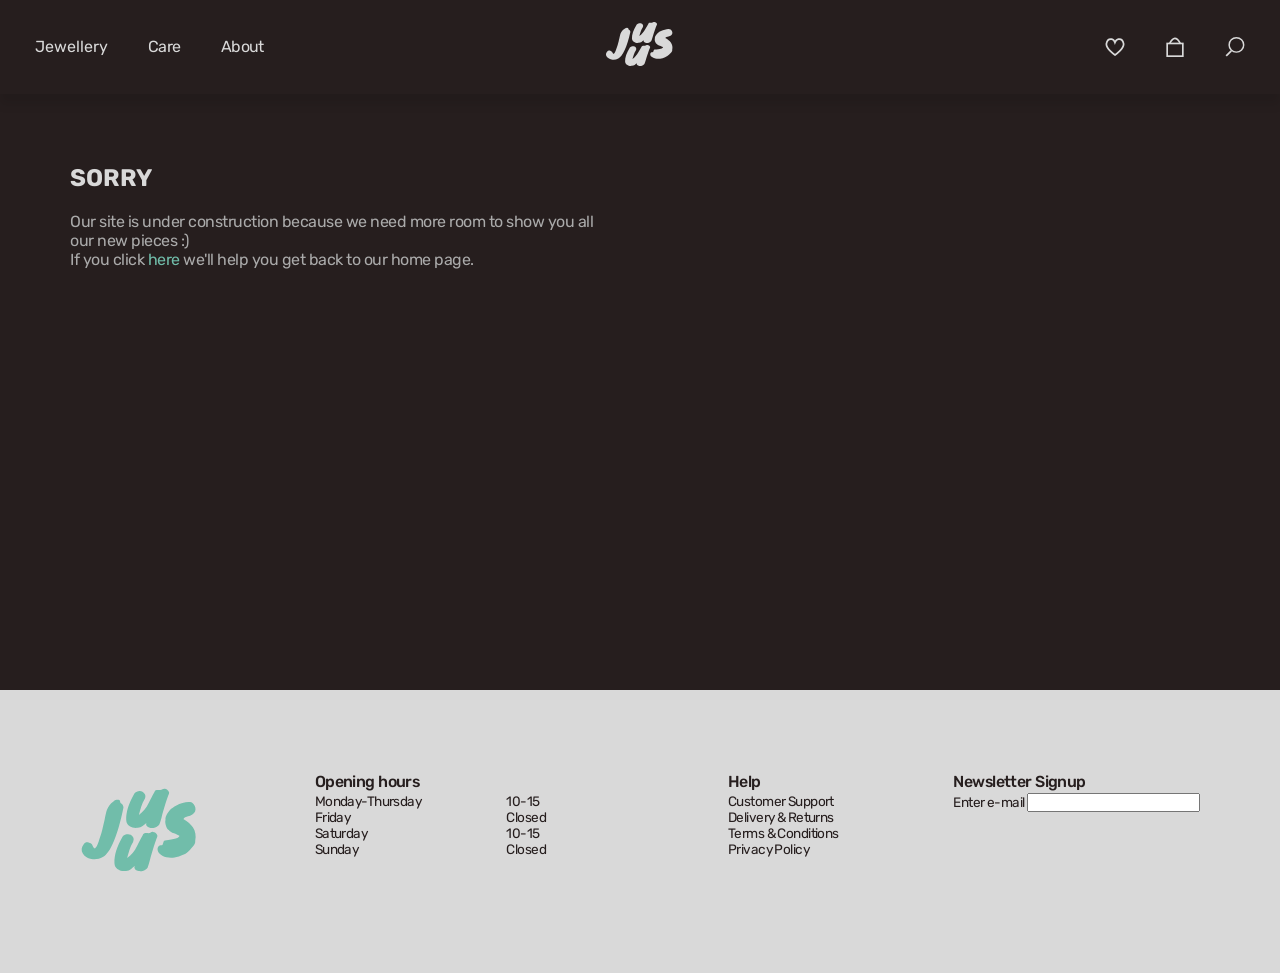
<file: necklaces.html>
<!DOCTYPE html>
<html lang="en">
  <head>
    <meta charset="UTF-8" />
    <meta name="viewport" content="width=device-width, initial-scale=1.0" />
    <title>Necklaces</title>
    <link rel="stylesheet" href="general.css" />
    <link rel="stylesheet" href="layout.css" />
    <link rel="preconnect" href="https://fonts.googleapis.com" />
    <link rel="preconnect" href="https://fonts.gstatic.com" crossorigin />
    <link
      href="https://fonts.googleapis.com/css2?family=Fascinate&family=Knewave&family=Rubik:ital,wght@0,300..900;1,300..900&display=swap"
      rel="stylesheet"
    />
    <link
      rel="apple-touch-icon"
      sizes="180x180"
      href="favicon_io/apple-touch-icon.png"
    />
    <link
      rel="icon"
      type="image/png"
      sizes="32x32"
      href="favicon_io/favicon-32x32.png"
    />
    <link
      rel="icon"
      type="image/png"
      sizes="16x16"
      href="favicon_io/favicon-16x16.png"
    />
    <link rel="manifest" href="favicon_io/site.webmanifest" />
    <meta name="robots" content="noindex" />
  </head>
  <body>
    <header>
      <nav class="grid-menu">
        <div>
          <button class="burger">
            <span class="line"></span>
            <span class="line"></span>
            <span class="line"></span>
          </button>
          <ul class="menu">
            <li>
              <button class="submenu-button">Jewellery</button>
              <div class="submenus">
                <div class="submenu">
                  <div class="submenu-heading">Categories</div>
                  <ul>
                    <li><a href="necklaces.html">Necklaces</a></li>
                    <li><a href="earrings.html">Earrings</a></li>
                    <li><a href="rings.html">Rings</a></li>
                    <li><a href="bracelets.html">Bracelets</a></li>
                  </ul>
                </div>
                <div class="submenu">
                  <div class="submenu-heading">Collections</div>
                  <ul>
                    <li><a href="sculpt.html">Sculpt</a></li>
                  </ul>
                </div>
              </div>
            </li>

            <li><a href="care.html">Care</a></li>

            <li><a href="about.html">About</a></li>
          </ul>
        </div>
        <div class="logo">
          <a href="index.html" aria-label="logo with link to landingpage"
            ><svg
              width="132"
              height="83"
              viewBox="0 0 132 83"
              fill="none"
              xmlns="http://www.w3.org/2000/svg"
            >
              <path
                d="M121.108 61.3158C119.012 63.4888 116.422 65.2286 113.337 66.5354C110.318 67.8959 107.217 68.7786 104.035 69.1835C100.853 69.5884 97.8298 69.52 94.9644 68.9783C92.0989 68.4366 89.7721 67.3501 87.984 65.7188C85.8749 63.8788 85.0056 61.9048 85.3762 59.7967C85.5809 58.9231 86.0412 58.2042 86.757 57.6402C87.4138 57.0826 88.2865 56.8666 89.3751 56.9922C90.0901 56.9757 90.5725 56.7411 90.8225 56.2883C91.125 55.769 91.3653 55.226 91.5432 54.6593C91.7148 54.0325 91.9223 53.4627 92.1658 52.9498C92.4028 52.3767 92.846 52.0551 93.4955 51.9849C103.919 51.1618 109.221 49.6457 109.402 47.4365C108.622 46.8518 107.675 46.3763 106.561 46.0103C105.505 45.6378 104.42 45.2685 103.306 44.9025C100.579 43.9809 98.6948 42.8465 97.654 41.4993C96.4676 41.0193 95.4563 39.6689 94.6202 37.448C94.2151 36.4578 93.9543 35.4216 93.838 34.3394C93.7216 33.2571 93.7921 32.2459 94.0493 31.3057C93.6201 28.98 94.7591 26.2414 97.4664 23.09C98.2089 22.219 99.1517 21.2655 100.295 20.2296C101.437 19.1936 103.204 18.1207 105.593 17.0108C107.982 15.9009 110.368 15.0347 112.75 14.4122C115.184 13.7232 117.382 13.3334 119.343 13.243C121.364 13.1462 122.832 13.474 123.749 14.2263C124.726 14.9723 125.518 15.951 126.126 17.1626C126.793 18.3677 127.103 19.5811 127.055 20.8028C126.873 23.5595 124.889 25.6596 121.102 27.1031C116.28 28.3545 113.989 29.2712 114.231 29.8533C114.244 29.9736 114.053 30.1462 113.659 30.3713C118.548 33.0663 122.043 35.8512 124.144 38.726C127.017 42.673 127.876 47.3244 126.72 52.6802C127.196 54.3318 125.946 56.5958 122.97 59.4722C122.267 60.1564 121.647 60.771 121.108 61.3158Z"
                fill="#D9D9D9"
              />
              <path
                d="M46.9088 48.0882C48.2555 46.786 49.7464 46.0384 51.3817 45.8455C53.065 45.6043 54.5319 45.7731 55.7823 46.3519C57.0809 46.9307 58.0187 47.8712 58.5959 49.1734C59.2211 50.4274 59.149 51.8744 58.3795 53.5142C56.7442 55.9258 55.4457 58.5303 54.4838 61.3277C53.5219 64.1251 52.6321 66.9466 51.8145 69.7922C56.2392 66.9948 59.9425 62.8228 62.9244 57.2762C63.7901 55.6364 64.728 53.9724 65.738 52.2843L66.8201 50.2586L68.9844 46.786C69.273 45.8696 69.778 45.2908 70.4994 45.0497C71.2208 44.7603 71.9903 44.6156 72.8079 44.6156C73.6736 44.6156 74.5394 44.6397 75.4051 44.6879C76.2708 44.6879 77.0643 44.4468 77.7858 43.9645C78.5072 43.4822 79.3488 43.3134 80.3107 43.458C81.3207 43.5545 82.2105 43.868 82.98 44.3986C83.7976 44.9291 84.3988 45.5802 84.7836 46.3519C85.2164 47.0754 85.2645 47.7988 84.9279 48.5223C82.9079 52.8631 80.1424 60.9418 76.6315 72.7584C75.8139 75.4111 75.0444 77.6298 74.3229 79.4143C73.1206 80.9095 71.6056 81.9223 69.778 82.4529C67.9504 82.9834 66.2189 83.1281 64.5837 82.887C62.9966 82.694 61.7221 82.1394 60.7602 81.223C59.7983 80.3548 59.5818 79.2455 60.1109 77.895C58.7642 79.0043 57.3695 80.0172 55.9266 80.9336C54.4838 81.85 52.7283 82.4529 50.6602 82.7423C48.6402 83.0316 46.6924 82.9352 44.8167 82.4529C42.941 82.0188 41.3298 81.1506 39.9832 79.8484C38.6846 78.5462 37.9872 76.8098 37.891 74.6394C37.6025 67.0189 40.6084 58.1685 46.9088 48.0882Z"
                fill="#D9D9D9"
              />
              <path
                d="M59.8402 4.68027C61.1869 3.37803 62.6778 2.63045 64.313 2.43752C65.9964 2.19637 67.4633 2.36518 68.7137 2.94395C70.0123 3.52272 70.9501 4.46323 71.5273 5.76547C72.1525 7.01948 72.0804 8.46641 71.3109 10.1063C69.6756 12.5178 68.3771 15.1223 67.4152 17.9197C66.4533 20.7171 65.5635 23.5386 64.7459 26.3843C69.1706 23.5869 72.8739 19.4149 75.8558 13.8683C76.7215 12.2284 77.6594 10.5645 78.6694 8.87637L79.7515 6.85067L81.9158 3.37803C82.2044 2.46164 82.7094 1.88287 83.4308 1.64171C84.1522 1.35232 84.9217 1.20763 85.7393 1.20763C86.605 1.20763 87.4707 1.23175 88.3365 1.27998C89.2022 1.27998 89.9957 1.03882 90.7172 0.556514C91.4386 0.0742022 92.2802 -0.0946077 93.2421 0.0500865C94.2521 0.146547 95.1419 0.46005 95.9114 0.990593C96.729 1.52113 97.3302 2.17225 97.715 2.94395C98.1478 3.66742 98.1959 4.39088 97.8592 5.11435C95.8393 9.45514 93.0738 17.5338 89.5629 29.3505C88.7453 32.0032 87.9757 34.2218 87.2543 36.0064C86.052 37.5015 84.537 38.5144 82.7094 39.0449C80.8817 39.5755 79.1503 39.7201 77.5151 39.479C75.928 39.2861 74.6535 38.7314 73.6916 37.815C72.7297 36.9469 72.5132 35.8375 73.0423 34.4871C71.6956 35.5964 70.3009 36.6092 68.858 37.5256C67.4152 38.442 65.6597 39.0449 63.5916 39.3343C61.5716 39.6237 59.6238 39.5272 57.7481 39.0449C55.8724 38.6108 54.2612 37.7427 52.9146 36.4404C51.616 35.1382 50.9186 33.4019 50.8224 31.2315C50.5339 23.611 53.5398 14.7606 59.8402 4.68027Z"
                fill="#D9D9D9"
              />
              <path
                d="M27.014 31.3475C28.0503 26.3881 28.9075 23.0305 29.5855 21.2747C31.1477 17.5932 33.4349 14.8307 36.447 12.9872C37.6797 11.8594 38.9582 11.2436 40.2823 11.1397C42.6124 10.9439 43.8496 11.357 43.9941 12.3789C44.1385 13.4008 44.3759 14.0678 44.7063 14.3798C45.0898 14.6898 45.4722 14.9728 45.8536 15.2288C46.2861 15.4288 46.6705 15.7658 47.007 16.2398C47.3945 16.6578 47.6655 17.5128 47.82 18.8046C41.2984 47.5453 33.7145 64.214 25.0683 68.8107C21.0543 70.8542 16.8012 71.4737 12.3089 70.6694C8.02886 69.8571 4.95902 68.026 3.09945 65.1761C1.07467 62.1702 1.46049 58.9925 4.25692 55.6431C5.62457 53.8614 7.54765 53.4376 10.0262 54.3717C10.6708 54.5638 11.2359 54.7588 11.7214 54.9568C12.6474 55.5709 13.2521 56.1159 13.5355 56.5919C13.7659 57.0698 13.9677 57.4948 14.141 57.8668C14.2612 58.2408 14.4895 58.6647 14.826 59.1387C15.2054 59.3407 15.6959 59.6737 16.2976 60.1378C16.6099 59.9638 16.817 59.8208 16.919 59.7089L18.5908 57.5372C19.43 55.8295 20.1141 54.2357 20.6431 52.7559C21.1742 51.3301 21.7277 49.7953 22.3037 48.1515C22.8817 46.5617 23.4076 45.0009 23.8816 43.4691C24.3555 41.9373 24.7294 40.5714 25.0032 39.3716C25.3281 38.1157 25.6285 36.9149 25.9044 35.769C26.1783 34.5691 26.5481 33.0953 27.014 31.3475Z"
                fill="#D9D9D9"
              />
            </svg>
          </a>
        </div>

        <div>
          <ul class="iconmenu">
            <li>
              <a href=""><img src="icons/wishlist.svg" alt="Wishlist" /></a>
            </li>

            <li>
              <a href=""><img src="icons/bag.svg" alt="Bag" /></a>
            </li>

            <li>
              <img src="icons/search.svg" alt="Search" />
            </li>
          </ul>
        </div>
      </nav>
    </header>
    <section class="sorry">
      <h1>SORRY</h1>
      <p>
        Our site is under construction because we need more room to show you all
        <br />
        our new pieces :) <br />If you click <a href="index.html">here</a> we'll
        help you get back to our home page.
      </p>
    </section>
    <footer>
      <section class="footerstyle">
        <div class="logo2">
          <svg
            width="289"
            height="200"
            viewBox="0 0 289 200"
            fill="none"
            xmlns="http://www.w3.org/2000/svg"
          >
            <path
              d="M265.153 147.328C260.564 152.526 254.893 156.689 248.139 159.815C241.529 163.07 234.74 165.181 227.774 166.15C220.808 167.119 214.188 166.955 207.914 165.659C201.641 164.363 196.546 161.764 192.632 157.861C188.014 153.46 186.111 148.737 186.922 143.694C187.37 141.604 188.378 139.884 189.945 138.535C191.383 137.201 193.294 136.684 195.677 136.984C197.242 136.945 198.299 136.384 198.846 135.3C199.508 134.058 200.034 132.759 200.424 131.403C200.8 129.904 201.254 128.541 201.787 127.314C202.306 125.943 203.276 125.173 204.698 125.005C227.52 123.036 239.128 119.409 239.524 114.124C237.817 112.725 235.743 111.588 233.303 110.712C230.993 109.821 228.617 108.938 226.177 108.062C220.206 105.857 216.082 103.143 213.803 99.9202C211.205 98.772 208.991 95.5413 207.161 90.2282C206.274 87.8594 205.703 85.3804 205.448 82.7913C205.193 80.2022 205.348 77.7831 205.911 75.5338C204.971 69.97 207.465 63.4184 213.392 55.879C215.018 53.7953 217.082 51.5142 219.584 49.0359C222.086 46.5576 225.953 43.9908 231.184 41.3356C236.415 38.6803 241.638 36.6081 246.853 35.1189C252.183 33.4705 256.995 32.5381 261.289 32.3218C265.713 32.0901 268.928 32.8743 270.936 34.6742C273.073 36.4588 274.808 38.8003 276.139 41.6987C277.6 44.5818 278.278 47.4847 278.173 50.4073C277.776 57.0022 273.432 62.0263 265.141 65.4796C254.581 68.4734 249.567 70.6666 250.096 72.0592C250.124 72.3468 249.707 72.7599 248.845 73.2983C259.548 79.7457 267.2 86.4081 271.8 93.2856C278.091 102.728 279.97 113.856 277.439 126.669C278.482 130.62 275.745 136.036 269.23 142.917C267.691 144.554 266.332 146.024 265.153 147.328Z"
              fill="#71BDAA"
            />
            <path
              d="M102.702 115.683C105.65 112.567 108.915 110.779 112.495 110.317C116.18 109.74 119.392 110.144 122.13 111.529C124.973 112.913 127.026 115.163 128.29 118.279C129.658 121.279 129.501 124.74 127.816 128.663C124.236 134.433 121.393 140.663 119.287 147.356C117.181 154.048 115.233 160.798 113.442 167.606C123.13 160.913 131.238 150.933 137.766 137.663C139.662 133.74 141.715 129.76 143.926 125.721L146.296 120.875L151.034 112.567C151.666 110.375 152.772 108.99 154.351 108.413C155.931 107.721 157.615 107.375 159.405 107.375C161.301 107.375 163.196 107.433 165.091 107.548C166.987 107.548 168.724 106.971 170.304 105.817C171.883 104.663 173.726 104.26 175.832 104.606C178.043 104.836 179.991 105.586 181.676 106.856C183.466 108.125 184.782 109.683 185.625 111.529C186.572 113.26 186.678 114.99 185.941 116.721C181.518 127.106 175.463 146.433 167.777 174.702C165.987 181.048 164.302 186.356 162.722 190.625C160.09 194.202 156.773 196.625 152.772 197.894C148.77 199.164 144.979 199.51 141.399 198.933C137.924 198.471 135.134 197.144 133.028 194.952C130.922 192.875 130.448 190.221 131.607 186.99C128.658 189.644 125.604 192.067 122.446 194.26C119.287 196.452 115.443 197.894 110.915 198.587C106.493 199.279 102.228 199.048 98.1215 197.894C94.0149 196.856 90.4874 194.779 87.539 191.664C84.6959 188.548 83.1691 184.394 82.9585 179.202C82.3267 160.971 88.9079 139.798 102.702 115.683Z"
              fill="#71BDAA"
            />
            <path
              d="M131.014 11.8364C133.962 8.72102 137.226 6.93256 140.807 6.47102C144.492 5.8941 147.704 6.29795 150.441 7.68257C153.284 9.06718 155.338 11.3172 156.601 14.4326C157.97 17.4326 157.812 20.8941 156.128 24.8172C152.547 30.5865 149.704 36.8172 147.598 43.5096C145.492 50.2019 143.544 56.9519 141.754 63.7596C151.442 57.0673 159.55 47.0865 166.078 33.8172C167.974 29.8942 170.027 25.9134 172.238 21.8749L174.607 17.0287L179.346 8.72103C179.978 6.52872 181.083 5.1441 182.663 4.56717C184.242 3.87486 185.927 3.52871 187.717 3.52871C189.613 3.52871 191.508 3.5864 193.403 3.70179C195.299 3.70179 197.036 3.12486 198.616 1.97102C200.195 0.817165 202.038 0.413315 204.144 0.759472C206.355 0.990239 208.303 1.74024 209.988 3.00948C211.778 4.27871 213.094 5.83641 213.937 7.68257C214.884 9.41334 214.99 11.1441 214.252 12.8749C209.83 23.2595 203.775 42.5865 196.088 70.8558C194.298 77.2019 192.614 82.5096 191.034 86.7789C188.402 90.3558 185.085 92.7789 181.083 94.0481C177.082 95.3174 173.291 95.6635 169.711 95.0866C166.236 94.6251 163.446 93.2981 161.34 91.1058C159.234 89.0289 158.76 86.375 159.918 83.1443C156.97 85.7981 153.916 88.2212 150.757 90.4135C147.598 92.6058 143.755 94.0481 139.227 94.7404C134.805 95.4327 130.54 95.202 126.433 94.0481C122.327 93.0097 118.799 90.9327 115.851 87.8173C113.008 84.702 111.481 80.5481 111.27 75.3558C110.638 57.125 117.22 35.9519 131.014 11.8364Z"
              fill="#71BDAA"
            />
            <path
              d="M59.1442 75.6336C61.4132 63.769 63.2899 55.7365 64.7744 51.5361C68.1947 42.7288 73.2022 36.1199 79.7969 31.7095C82.4958 29.0115 85.2948 27.5382 88.1939 27.2897C93.2952 26.8214 96.004 27.8096 96.3203 30.2544C96.6366 32.6991 97.1564 34.2947 97.8798 35.0411C98.7193 35.7828 99.5566 36.4598 100.392 37.0723C101.338 37.5508 102.18 38.357 102.917 39.4909C103.765 40.4909 104.359 42.5362 104.697 45.6268C90.4186 114.384 73.8144 154.261 54.8843 165.258C46.0962 170.147 36.7845 171.629 26.9491 169.705C17.5783 167.761 10.8573 163.381 6.78591 156.563C2.35287 149.372 3.1976 141.77 9.32007 133.757C12.3144 129.494 16.5248 128.48 21.9512 130.715C23.3626 131.175 24.5998 131.641 25.6627 132.115C27.6901 133.584 29.0141 134.888 29.6346 136.026C30.1389 137.17 30.5808 138.187 30.9602 139.077C31.2234 139.971 31.7233 140.986 32.4599 142.119C33.2906 142.603 34.3646 143.399 35.6819 144.509C36.3655 144.093 36.819 143.751 37.0425 143.483L40.7027 138.288C42.54 134.203 44.0378 130.39 45.196 126.85C46.3586 123.439 47.5704 119.767 48.8315 115.834C50.097 112.031 51.2485 108.297 52.2861 104.632C53.3238 100.968 54.1424 97.7003 54.742 94.8298C55.4533 91.8254 56.1109 88.9525 56.7149 86.2112C57.3145 83.3408 58.1243 79.8149 59.1442 75.6336Z"
              fill="#71BDAA"
            />
          </svg>
        </div>

        <div class="openinghours">
          <div>
            <h3>Opening hours</h3>
            <dl>
              <dt>Monday-Thursday</dt>
              <dd>10-15</dd>
              <dt>Friday</dt>
              <dd>Closed</dd>
              <dt>Saturday</dt>
              <dd>10-15</dd>
              <dt>Sunday</dt>
              <dd>Closed</dd>
            </dl>
          </div>

          <div>
            <h3>Help</h3>
            <ul>
              <li>Customer Support</li>
              <li>Delivery & Returns</li>
              <li>Terms & Conditions</li>
              <li>Privacy Policy</li>
            </ul>
          </div>
        </div>

        <div class="newsletter">
          <h3>Newsletter Signup</h3>
          <label for="e-mail">Enter e-mail</label>
          <input type="text" id="e-mail" name="e-mail" />
          <svg
            class="logo3"
            width="289"
            height="200"
            viewBox="0 0 289 200"
            fill="none"
            xmlns="http://www.w3.org/2000/svg"
          >
            <path
              d="M265.153 147.328C260.564 152.526 254.893 156.689 248.139 159.815C241.529 163.07 234.74 165.181 227.774 166.15C220.808 167.119 214.188 166.955 207.914 165.659C201.641 164.363 196.546 161.764 192.632 157.861C188.014 153.46 186.111 148.737 186.922 143.694C187.37 141.604 188.378 139.884 189.945 138.535C191.383 137.201 193.294 136.684 195.677 136.984C197.242 136.945 198.299 136.384 198.846 135.3C199.508 134.058 200.034 132.759 200.424 131.403C200.8 129.904 201.254 128.541 201.787 127.314C202.306 125.943 203.276 125.173 204.698 125.005C227.52 123.036 239.128 119.409 239.524 114.124C237.817 112.725 235.743 111.588 233.303 110.712C230.993 109.821 228.617 108.938 226.177 108.062C220.206 105.857 216.082 103.143 213.803 99.9202C211.205 98.772 208.991 95.5413 207.161 90.2282C206.274 87.8594 205.703 85.3804 205.448 82.7913C205.193 80.2022 205.348 77.7831 205.911 75.5338C204.971 69.97 207.465 63.4184 213.392 55.879C215.018 53.7953 217.082 51.5142 219.584 49.0359C222.086 46.5576 225.953 43.9908 231.184 41.3356C236.415 38.6803 241.638 36.6081 246.853 35.1189C252.183 33.4705 256.995 32.5381 261.289 32.3218C265.713 32.0901 268.928 32.8743 270.936 34.6742C273.073 36.4588 274.808 38.8003 276.139 41.6987C277.6 44.5818 278.278 47.4847 278.173 50.4073C277.776 57.0022 273.432 62.0263 265.141 65.4796C254.581 68.4734 249.567 70.6666 250.096 72.0592C250.124 72.3468 249.707 72.7599 248.845 73.2983C259.548 79.7457 267.2 86.4081 271.8 93.2856C278.091 102.728 279.97 113.856 277.439 126.669C278.482 130.62 275.745 136.036 269.23 142.917C267.691 144.554 266.332 146.024 265.153 147.328Z"
              fill="#71BDAA"
            />
            <path
              d="M102.702 115.683C105.65 112.567 108.915 110.779 112.495 110.317C116.18 109.74 119.392 110.144 122.13 111.529C124.973 112.913 127.026 115.163 128.29 118.279C129.658 121.279 129.501 124.74 127.816 128.663C124.236 134.433 121.393 140.663 119.287 147.356C117.181 154.048 115.233 160.798 113.442 167.606C123.13 160.913 131.238 150.933 137.766 137.663C139.662 133.74 141.715 129.76 143.926 125.721L146.296 120.875L151.034 112.567C151.666 110.375 152.772 108.99 154.351 108.413C155.931 107.721 157.615 107.375 159.405 107.375C161.301 107.375 163.196 107.433 165.091 107.548C166.987 107.548 168.724 106.971 170.304 105.817C171.883 104.663 173.726 104.26 175.832 104.606C178.043 104.836 179.991 105.586 181.676 106.856C183.466 108.125 184.782 109.683 185.625 111.529C186.572 113.26 186.678 114.99 185.941 116.721C181.518 127.106 175.463 146.433 167.777 174.702C165.987 181.048 164.302 186.356 162.722 190.625C160.09 194.202 156.773 196.625 152.772 197.894C148.77 199.164 144.979 199.51 141.399 198.933C137.924 198.471 135.134 197.144 133.028 194.952C130.922 192.875 130.448 190.221 131.607 186.99C128.658 189.644 125.604 192.067 122.446 194.26C119.287 196.452 115.443 197.894 110.915 198.587C106.493 199.279 102.228 199.048 98.1215 197.894C94.0149 196.856 90.4874 194.779 87.539 191.664C84.6959 188.548 83.1691 184.394 82.9585 179.202C82.3267 160.971 88.9079 139.798 102.702 115.683Z"
              fill="#71BDAA"
            />
            <path
              d="M131.014 11.8364C133.962 8.72102 137.226 6.93256 140.807 6.47102C144.492 5.8941 147.704 6.29795 150.441 7.68257C153.284 9.06718 155.338 11.3172 156.601 14.4326C157.97 17.4326 157.812 20.8941 156.128 24.8172C152.547 30.5865 149.704 36.8172 147.598 43.5096C145.492 50.2019 143.544 56.9519 141.754 63.7596C151.442 57.0673 159.55 47.0865 166.078 33.8172C167.974 29.8942 170.027 25.9134 172.238 21.8749L174.607 17.0287L179.346 8.72103C179.978 6.52872 181.083 5.1441 182.663 4.56717C184.242 3.87486 185.927 3.52871 187.717 3.52871C189.613 3.52871 191.508 3.5864 193.403 3.70179C195.299 3.70179 197.036 3.12486 198.616 1.97102C200.195 0.817165 202.038 0.413315 204.144 0.759472C206.355 0.990239 208.303 1.74024 209.988 3.00948C211.778 4.27871 213.094 5.83641 213.937 7.68257C214.884 9.41334 214.99 11.1441 214.252 12.8749C209.83 23.2595 203.775 42.5865 196.088 70.8558C194.298 77.2019 192.614 82.5096 191.034 86.7789C188.402 90.3558 185.085 92.7789 181.083 94.0481C177.082 95.3174 173.291 95.6635 169.711 95.0866C166.236 94.6251 163.446 93.2981 161.34 91.1058C159.234 89.0289 158.76 86.375 159.918 83.1443C156.97 85.7981 153.916 88.2212 150.757 90.4135C147.598 92.6058 143.755 94.0481 139.227 94.7404C134.805 95.4327 130.54 95.202 126.433 94.0481C122.327 93.0097 118.799 90.9327 115.851 87.8173C113.008 84.702 111.481 80.5481 111.27 75.3558C110.638 57.125 117.22 35.9519 131.014 11.8364Z"
              fill="#71BDAA"
            />
            <path
              d="M59.1442 75.6336C61.4132 63.769 63.2899 55.7365 64.7744 51.5361C68.1947 42.7288 73.2022 36.1199 79.7969 31.7095C82.4958 29.0115 85.2948 27.5382 88.1939 27.2897C93.2952 26.8214 96.004 27.8096 96.3203 30.2544C96.6366 32.6991 97.1564 34.2947 97.8798 35.0411C98.7193 35.7828 99.5566 36.4598 100.392 37.0723C101.338 37.5508 102.18 38.357 102.917 39.4909C103.765 40.4909 104.359 42.5362 104.697 45.6268C90.4186 114.384 73.8144 154.261 54.8843 165.258C46.0962 170.147 36.7845 171.629 26.9491 169.705C17.5783 167.761 10.8573 163.381 6.78591 156.563C2.35287 149.372 3.1976 141.77 9.32007 133.757C12.3144 129.494 16.5248 128.48 21.9512 130.715C23.3626 131.175 24.5998 131.641 25.6627 132.115C27.6901 133.584 29.0141 134.888 29.6346 136.026C30.1389 137.17 30.5808 138.187 30.9602 139.077C31.2234 139.971 31.7233 140.986 32.4599 142.119C33.2906 142.603 34.3646 143.399 35.6819 144.509C36.3655 144.093 36.819 143.751 37.0425 143.483L40.7027 138.288C42.54 134.203 44.0378 130.39 45.196 126.85C46.3586 123.439 47.5704 119.767 48.8315 115.834C50.097 112.031 51.2485 108.297 52.2861 104.632C53.3238 100.968 54.1424 97.7003 54.742 94.8298C55.4533 91.8254 56.1109 88.9525 56.7149 86.2112C57.3145 83.3408 58.1243 79.8149 59.1442 75.6336Z"
              fill="#71BDAA"
            />
          </svg>
        </div>
      </section>
    </footer>
    <script src="main.js"></script>
  </body>
</html>
</file>
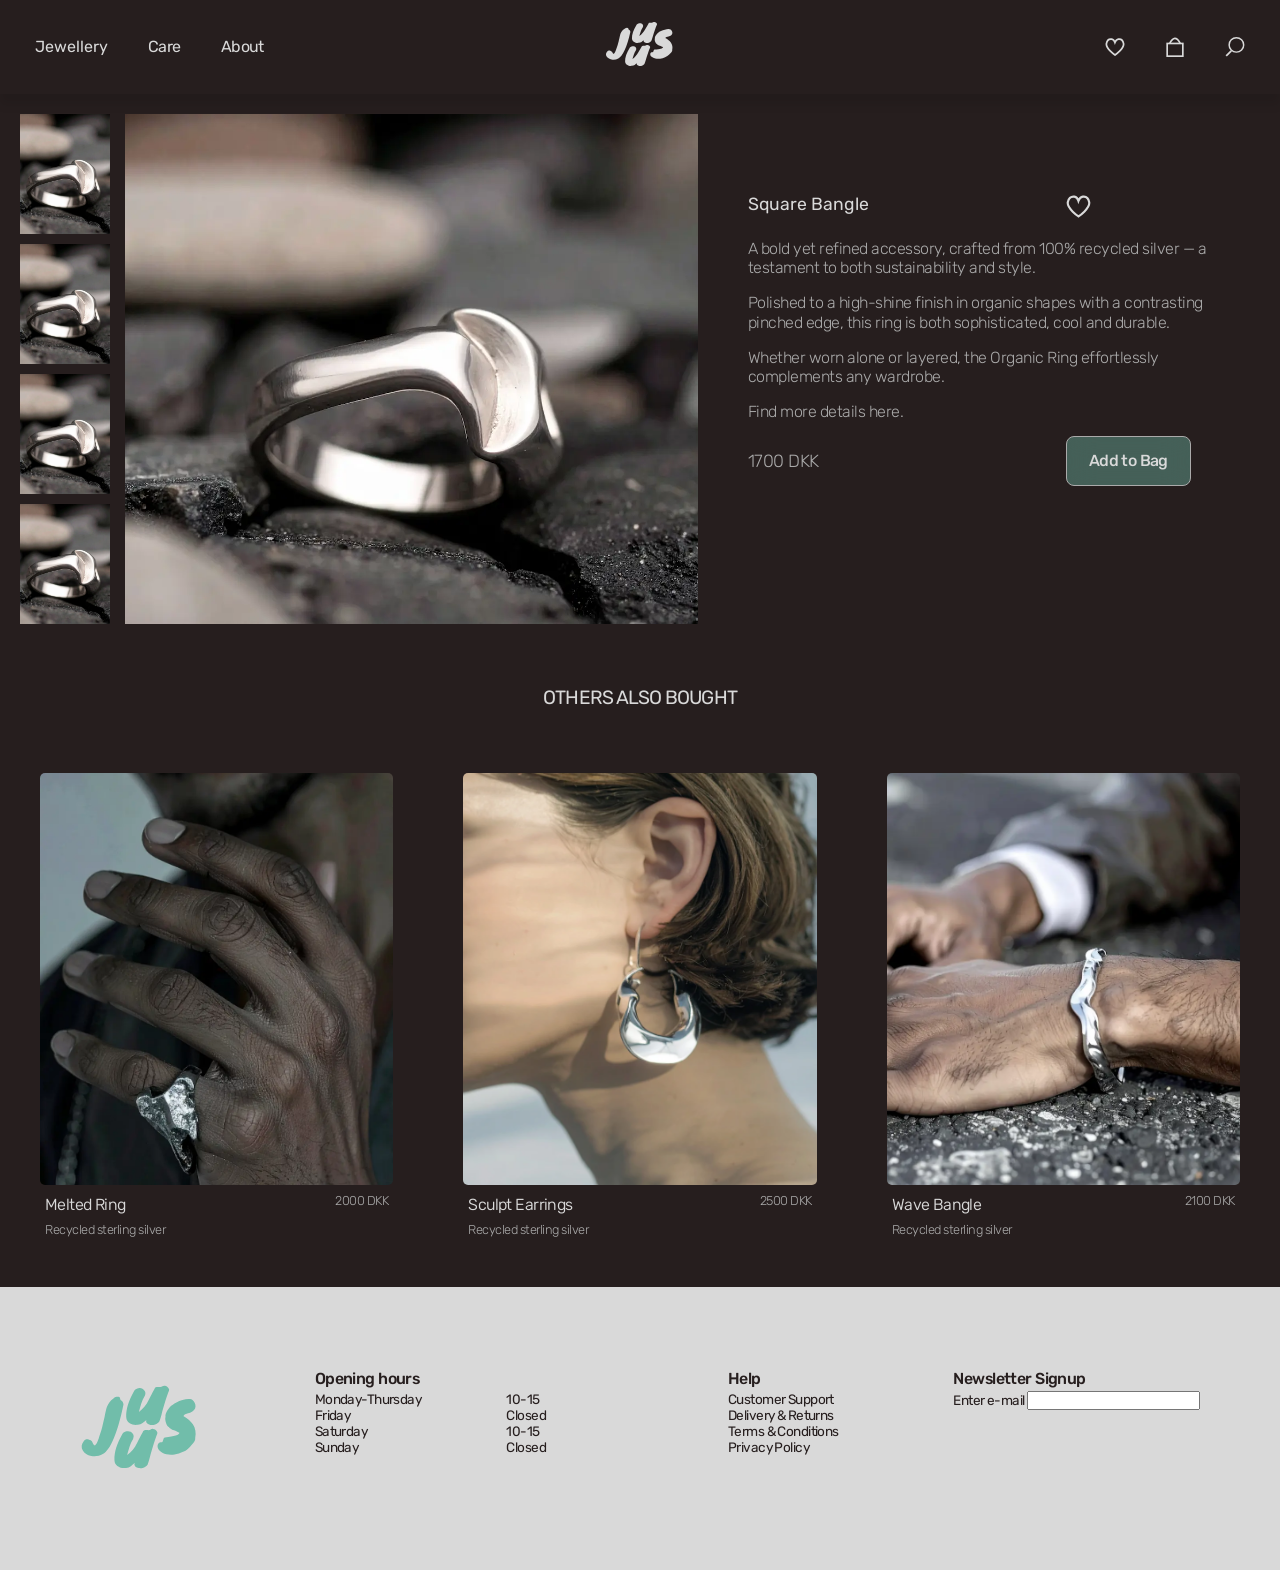
<file: productpage.html>
<!DOCTYPE html>
<html lang="en">
  <head>
    <meta charset="UTF-8" />
    <meta name="viewport" content="width=device-width, initial-scale=1.0" />
    <title>Organic Ring</title>
    <link rel="stylesheet" href="general.css" />
    <link rel="stylesheet" href="layout.css" />
    <link rel="preconnect" href="https://fonts.googleapis.com" />
    <link rel="preconnect" href="https://fonts.gstatic.com" crossorigin />
    <link
      href="https://fonts.googleapis.com/css2?family=Fascinate&family=Knewave&family=Rubik:ital,wght@0,300..900;1,300..900&display=swap"
      rel="stylesheet"
    />
    <link
      rel="apple-touch-icon"
      sizes="180x180"
      href="favicon_io/apple-touch-icon.png"
    />
    <link
      rel="icon"
      type="image/png"
      sizes="32x32"
      href="favicon_io/favicon-32x32.png"
    />
    <link
      rel="icon"
      type="image/png"
      sizes="16x16"
      href="favicon_io/favicon-16x16.png"
    />
    <link rel="manifest" href="favicon_io/site.webmanifest" />
    <meta name="robots" content="noindex" />
  </head>
  <body>
    <header>
      <nav class="grid-menu">
        <div>
          <button class="burger">
            <span class="line"></span>
            <span class="line"></span>
            <span class="line"></span>
          </button>
          <ul class="menu">
            <li>
              <button class="submenu-button">Jewellery</button>
              <div class="submenus">
                <div class="submenu">
                  <div class="submenu-heading">Categories</div>
                  <ul>
                    <li><a href="">Necklaces</a></li>
                    <li><a href="">Earrings</a></li>
                    <li><a href="">Rings</a></li>
                    <li><a href="">Bracelets</a></li>
                  </ul>
                </div>
                <div class="submenu">
                  <div class="submenu-heading">Collections</div>
                  <ul>
                    <li><a href="sculpt.html">Sculpt</a></li>
                  </ul>
                </div>
              </div>
            </li>

            <li><a href="care.html">Care</a></li>

            <li><a href="about.html">About</a></li>
          </ul>
        </div>
        <div class="logo">
          <a href="index.html" aria-label="logo with link to landingpage"
            ><svg
              width="132"
              height="83"
              viewBox="0 0 132 83"
              fill="none"
              xmlns="http://www.w3.org/2000/svg"
            >
              <path
                d="M121.108 61.3158C119.012 63.4888 116.422 65.2286 113.337 66.5354C110.318 67.8959 107.217 68.7786 104.035 69.1835C100.853 69.5884 97.8298 69.52 94.9644 68.9783C92.0989 68.4366 89.7721 67.3501 87.984 65.7188C85.8749 63.8788 85.0056 61.9048 85.3762 59.7967C85.5809 58.9231 86.0412 58.2042 86.757 57.6402C87.4138 57.0826 88.2865 56.8666 89.3751 56.9922C90.0901 56.9757 90.5725 56.7411 90.8225 56.2883C91.125 55.769 91.3653 55.226 91.5432 54.6593C91.7148 54.0325 91.9223 53.4627 92.1658 52.9498C92.4028 52.3767 92.846 52.0551 93.4955 51.9849C103.919 51.1618 109.221 49.6457 109.402 47.4365C108.622 46.8518 107.675 46.3763 106.561 46.0103C105.505 45.6378 104.42 45.2685 103.306 44.9025C100.579 43.9809 98.6948 42.8465 97.654 41.4993C96.4676 41.0193 95.4563 39.6689 94.6202 37.448C94.2151 36.4578 93.9543 35.4216 93.838 34.3394C93.7216 33.2571 93.7921 32.2459 94.0493 31.3057C93.6201 28.98 94.7591 26.2414 97.4664 23.09C98.2089 22.219 99.1517 21.2655 100.295 20.2296C101.437 19.1936 103.204 18.1207 105.593 17.0108C107.982 15.9009 110.368 15.0347 112.75 14.4122C115.184 13.7232 117.382 13.3334 119.343 13.243C121.364 13.1462 122.832 13.474 123.749 14.2263C124.726 14.9723 125.518 15.951 126.126 17.1626C126.793 18.3677 127.103 19.5811 127.055 20.8028C126.873 23.5595 124.889 25.6596 121.102 27.1031C116.28 28.3545 113.989 29.2712 114.231 29.8533C114.244 29.9736 114.053 30.1462 113.659 30.3713C118.548 33.0663 122.043 35.8512 124.144 38.726C127.017 42.673 127.876 47.3244 126.72 52.6802C127.196 54.3318 125.946 56.5958 122.97 59.4722C122.267 60.1564 121.647 60.771 121.108 61.3158Z"
                fill="#D9D9D9"
              />
              <path
                d="M46.9088 48.0882C48.2555 46.786 49.7464 46.0384 51.3817 45.8455C53.065 45.6043 54.5319 45.7731 55.7823 46.3519C57.0809 46.9307 58.0187 47.8712 58.5959 49.1734C59.2211 50.4274 59.149 51.8744 58.3795 53.5142C56.7442 55.9258 55.4457 58.5303 54.4838 61.3277C53.5219 64.1251 52.6321 66.9466 51.8145 69.7922C56.2392 66.9948 59.9425 62.8228 62.9244 57.2762C63.7901 55.6364 64.728 53.9724 65.738 52.2843L66.8201 50.2586L68.9844 46.786C69.273 45.8696 69.778 45.2908 70.4994 45.0497C71.2208 44.7603 71.9903 44.6156 72.8079 44.6156C73.6736 44.6156 74.5394 44.6397 75.4051 44.6879C76.2708 44.6879 77.0643 44.4468 77.7858 43.9645C78.5072 43.4822 79.3488 43.3134 80.3107 43.458C81.3207 43.5545 82.2105 43.868 82.98 44.3986C83.7976 44.9291 84.3988 45.5802 84.7836 46.3519C85.2164 47.0754 85.2645 47.7988 84.9279 48.5223C82.9079 52.8631 80.1424 60.9418 76.6315 72.7584C75.8139 75.4111 75.0444 77.6298 74.3229 79.4143C73.1206 80.9095 71.6056 81.9223 69.778 82.4529C67.9504 82.9834 66.2189 83.1281 64.5837 82.887C62.9966 82.694 61.7221 82.1394 60.7602 81.223C59.7983 80.3548 59.5818 79.2455 60.1109 77.895C58.7642 79.0043 57.3695 80.0172 55.9266 80.9336C54.4838 81.85 52.7283 82.4529 50.6602 82.7423C48.6402 83.0316 46.6924 82.9352 44.8167 82.4529C42.941 82.0188 41.3298 81.1506 39.9832 79.8484C38.6846 78.5462 37.9872 76.8098 37.891 74.6394C37.6025 67.0189 40.6084 58.1685 46.9088 48.0882Z"
                fill="#D9D9D9"
              />
              <path
                d="M59.8402 4.68027C61.1869 3.37803 62.6778 2.63045 64.313 2.43752C65.9964 2.19637 67.4633 2.36518 68.7137 2.94395C70.0123 3.52272 70.9501 4.46323 71.5273 5.76547C72.1525 7.01948 72.0804 8.46641 71.3109 10.1063C69.6756 12.5178 68.3771 15.1223 67.4152 17.9197C66.4533 20.7171 65.5635 23.5386 64.7459 26.3843C69.1706 23.5869 72.8739 19.4149 75.8558 13.8683C76.7215 12.2284 77.6594 10.5645 78.6694 8.87637L79.7515 6.85067L81.9158 3.37803C82.2044 2.46164 82.7094 1.88287 83.4308 1.64171C84.1522 1.35232 84.9217 1.20763 85.7393 1.20763C86.605 1.20763 87.4707 1.23175 88.3365 1.27998C89.2022 1.27998 89.9957 1.03882 90.7172 0.556514C91.4386 0.0742022 92.2802 -0.0946077 93.2421 0.0500865C94.2521 0.146547 95.1419 0.46005 95.9114 0.990593C96.729 1.52113 97.3302 2.17225 97.715 2.94395C98.1478 3.66742 98.1959 4.39088 97.8592 5.11435C95.8393 9.45514 93.0738 17.5338 89.5629 29.3505C88.7453 32.0032 87.9757 34.2218 87.2543 36.0064C86.052 37.5015 84.537 38.5144 82.7094 39.0449C80.8817 39.5755 79.1503 39.7201 77.5151 39.479C75.928 39.2861 74.6535 38.7314 73.6916 37.815C72.7297 36.9469 72.5132 35.8375 73.0423 34.4871C71.6956 35.5964 70.3009 36.6092 68.858 37.5256C67.4152 38.442 65.6597 39.0449 63.5916 39.3343C61.5716 39.6237 59.6238 39.5272 57.7481 39.0449C55.8724 38.6108 54.2612 37.7427 52.9146 36.4404C51.616 35.1382 50.9186 33.4019 50.8224 31.2315C50.5339 23.611 53.5398 14.7606 59.8402 4.68027Z"
                fill="#D9D9D9"
              />
              <path
                d="M27.014 31.3475C28.0503 26.3881 28.9075 23.0305 29.5855 21.2747C31.1477 17.5932 33.4349 14.8307 36.447 12.9872C37.6797 11.8594 38.9582 11.2436 40.2823 11.1397C42.6124 10.9439 43.8496 11.357 43.9941 12.3789C44.1385 13.4008 44.3759 14.0678 44.7063 14.3798C45.0898 14.6898 45.4722 14.9728 45.8536 15.2288C46.2861 15.4288 46.6705 15.7658 47.007 16.2398C47.3945 16.6578 47.6655 17.5128 47.82 18.8046C41.2984 47.5453 33.7145 64.214 25.0683 68.8107C21.0543 70.8542 16.8012 71.4737 12.3089 70.6694C8.02886 69.8571 4.95902 68.026 3.09945 65.1761C1.07467 62.1702 1.46049 58.9925 4.25692 55.6431C5.62457 53.8614 7.54765 53.4376 10.0262 54.3717C10.6708 54.5638 11.2359 54.7588 11.7214 54.9568C12.6474 55.5709 13.2521 56.1159 13.5355 56.5919C13.7659 57.0698 13.9677 57.4948 14.141 57.8668C14.2612 58.2408 14.4895 58.6647 14.826 59.1387C15.2054 59.3407 15.6959 59.6737 16.2976 60.1378C16.6099 59.9638 16.817 59.8208 16.919 59.7089L18.5908 57.5372C19.43 55.8295 20.1141 54.2357 20.6431 52.7559C21.1742 51.3301 21.7277 49.7953 22.3037 48.1515C22.8817 46.5617 23.4076 45.0009 23.8816 43.4691C24.3555 41.9373 24.7294 40.5714 25.0032 39.3716C25.3281 38.1157 25.6285 36.9149 25.9044 35.769C26.1783 34.5691 26.5481 33.0953 27.014 31.3475Z"
                fill="#D9D9D9"
              />
            </svg>
          </a>
        </div>

        <div>
          <ul class="iconmenu">
            <li>
              <a href=""><img src="icons/wishlist.svg" alt="Wishlist" /></a>
            </li>

            <li>
              <a href=""><img src="icons/bag.svg" alt="Bag" /></a>
            </li>

            <li>
              <a href=""><img src="icons/search.svg" alt="Search" /></a>
            </li>
          </ul>
        </div>
      </nav>
    </header>

    <section class="grid-productview">
      <div class="pick-photo">
        <img src="content/organicring.webp" alt="a ring with organic shapes" />
        <img src="content/organicring.webp" alt="a ring with organic shapes" />
        <img src="content/organicring.webp" alt="a ring with organic shapes" />

        <img src="content/organicring.webp" alt="a ring with organic shapes" />
      </div>
      <div class="big-product">
        <img src="content/organicring.webp" alt="a ring with organic shapes" />
      </div>

      <div class="big-product-text">
        <div class="side-by-side">
          <h1>Square Bangle</h1>
          <img src="icons/wishlist.svg" alt="Wishlist" />
        </div>
        <div>
          <p>
            A bold yet refined accessory, crafted from 100% recycled silver — a
            testament to both sustainability and style.
          </p>
          <p>
            Polished to a high-shine finish in organic shapes with a contrasting
            pinched edge, this ring is both sophisticated, cool and durable.
          </p>
          <p>
            Whether worn alone or layered, the Organic Ring effortlessly
            complements any wardrobe.
          </p>
          <p>Find more details here.</p>
        </div>
        <div class="side-by-side">
          <div>
            <p class="pricetag">1700 DKK</p>
          </div>
          <div class="cta cta3"><a href="">Add to Bag</a></div>
        </div>
      </div>
    </section>

    <h2 class="headlines">OTHERS ALSO BOUGHT</h2>
    <section class="grid-1">
      <div>
        <a href="productpage.html"
          ><img
            src="content/meltedring.webp"
            alt="Organically shaped silver ring"
        /></a>
        <div class="grid1-1">
          <div class="producttext1">
            <h3>Melted Ring</h3>
            <p>Recycled sterling silver</p>
          </div>
          <div class="producttext1-1"><p>2000 DKK</p></div>
        </div>
      </div>
      <div>
        <img
          src="content/sculptearring.webp"
          alt="A woman wearing a single creol earring with organic shapes"
        />
        <div class="grid1-1">
          <div class="producttext1">
            <h3>Sculpt Earrings</h3>
            <p>Recycled sterling silver</p>
          </div>
          <div class="producttext1-1"><p>2500 DKK</p></div>
        </div>
      </div>
      <div class="fall-out">
        <img
          src="content/wavebangle.webp"
          alt="The hands of a man, wearing a wavy silver bangle"
        />
        <div class="grid1-1">
          <div class="producttext1">
            <h3>Wave Bangle</h3>
            <p>Recycled sterling silver</p>
          </div>
          <div class="producttext1-1"><p>2100 DKK</p></div>
        </div>
      </div>
    </section>
    <footer>
      <section class="footerstyle">
        <div class="logo2">
          <svg
            width="289"
            height="200"
            viewBox="0 0 289 200"
            fill="none"
            xmlns="http://www.w3.org/2000/svg"
          >
            <path
              d="M265.153 147.328C260.564 152.526 254.893 156.689 248.139 159.815C241.529 163.07 234.74 165.181 227.774 166.15C220.808 167.119 214.188 166.955 207.914 165.659C201.641 164.363 196.546 161.764 192.632 157.861C188.014 153.46 186.111 148.737 186.922 143.694C187.37 141.604 188.378 139.884 189.945 138.535C191.383 137.201 193.294 136.684 195.677 136.984C197.242 136.945 198.299 136.384 198.846 135.3C199.508 134.058 200.034 132.759 200.424 131.403C200.8 129.904 201.254 128.541 201.787 127.314C202.306 125.943 203.276 125.173 204.698 125.005C227.52 123.036 239.128 119.409 239.524 114.124C237.817 112.725 235.743 111.588 233.303 110.712C230.993 109.821 228.617 108.938 226.177 108.062C220.206 105.857 216.082 103.143 213.803 99.9202C211.205 98.772 208.991 95.5413 207.161 90.2282C206.274 87.8594 205.703 85.3804 205.448 82.7913C205.193 80.2022 205.348 77.7831 205.911 75.5338C204.971 69.97 207.465 63.4184 213.392 55.879C215.018 53.7953 217.082 51.5142 219.584 49.0359C222.086 46.5576 225.953 43.9908 231.184 41.3356C236.415 38.6803 241.638 36.6081 246.853 35.1189C252.183 33.4705 256.995 32.5381 261.289 32.3218C265.713 32.0901 268.928 32.8743 270.936 34.6742C273.073 36.4588 274.808 38.8003 276.139 41.6987C277.6 44.5818 278.278 47.4847 278.173 50.4073C277.776 57.0022 273.432 62.0263 265.141 65.4796C254.581 68.4734 249.567 70.6666 250.096 72.0592C250.124 72.3468 249.707 72.7599 248.845 73.2983C259.548 79.7457 267.2 86.4081 271.8 93.2856C278.091 102.728 279.97 113.856 277.439 126.669C278.482 130.62 275.745 136.036 269.23 142.917C267.691 144.554 266.332 146.024 265.153 147.328Z"
              fill="#71BDAA"
            />
            <path
              d="M102.702 115.683C105.65 112.567 108.915 110.779 112.495 110.317C116.18 109.74 119.392 110.144 122.13 111.529C124.973 112.913 127.026 115.163 128.29 118.279C129.658 121.279 129.501 124.74 127.816 128.663C124.236 134.433 121.393 140.663 119.287 147.356C117.181 154.048 115.233 160.798 113.442 167.606C123.13 160.913 131.238 150.933 137.766 137.663C139.662 133.74 141.715 129.76 143.926 125.721L146.296 120.875L151.034 112.567C151.666 110.375 152.772 108.99 154.351 108.413C155.931 107.721 157.615 107.375 159.405 107.375C161.301 107.375 163.196 107.433 165.091 107.548C166.987 107.548 168.724 106.971 170.304 105.817C171.883 104.663 173.726 104.26 175.832 104.606C178.043 104.836 179.991 105.586 181.676 106.856C183.466 108.125 184.782 109.683 185.625 111.529C186.572 113.26 186.678 114.99 185.941 116.721C181.518 127.106 175.463 146.433 167.777 174.702C165.987 181.048 164.302 186.356 162.722 190.625C160.09 194.202 156.773 196.625 152.772 197.894C148.77 199.164 144.979 199.51 141.399 198.933C137.924 198.471 135.134 197.144 133.028 194.952C130.922 192.875 130.448 190.221 131.607 186.99C128.658 189.644 125.604 192.067 122.446 194.26C119.287 196.452 115.443 197.894 110.915 198.587C106.493 199.279 102.228 199.048 98.1215 197.894C94.0149 196.856 90.4874 194.779 87.539 191.664C84.6959 188.548 83.1691 184.394 82.9585 179.202C82.3267 160.971 88.9079 139.798 102.702 115.683Z"
              fill="#71BDAA"
            />
            <path
              d="M131.014 11.8364C133.962 8.72102 137.226 6.93256 140.807 6.47102C144.492 5.8941 147.704 6.29795 150.441 7.68257C153.284 9.06718 155.338 11.3172 156.601 14.4326C157.97 17.4326 157.812 20.8941 156.128 24.8172C152.547 30.5865 149.704 36.8172 147.598 43.5096C145.492 50.2019 143.544 56.9519 141.754 63.7596C151.442 57.0673 159.55 47.0865 166.078 33.8172C167.974 29.8942 170.027 25.9134 172.238 21.8749L174.607 17.0287L179.346 8.72103C179.978 6.52872 181.083 5.1441 182.663 4.56717C184.242 3.87486 185.927 3.52871 187.717 3.52871C189.613 3.52871 191.508 3.5864 193.403 3.70179C195.299 3.70179 197.036 3.12486 198.616 1.97102C200.195 0.817165 202.038 0.413315 204.144 0.759472C206.355 0.990239 208.303 1.74024 209.988 3.00948C211.778 4.27871 213.094 5.83641 213.937 7.68257C214.884 9.41334 214.99 11.1441 214.252 12.8749C209.83 23.2595 203.775 42.5865 196.088 70.8558C194.298 77.2019 192.614 82.5096 191.034 86.7789C188.402 90.3558 185.085 92.7789 181.083 94.0481C177.082 95.3174 173.291 95.6635 169.711 95.0866C166.236 94.6251 163.446 93.2981 161.34 91.1058C159.234 89.0289 158.76 86.375 159.918 83.1443C156.97 85.7981 153.916 88.2212 150.757 90.4135C147.598 92.6058 143.755 94.0481 139.227 94.7404C134.805 95.4327 130.54 95.202 126.433 94.0481C122.327 93.0097 118.799 90.9327 115.851 87.8173C113.008 84.702 111.481 80.5481 111.27 75.3558C110.638 57.125 117.22 35.9519 131.014 11.8364Z"
              fill="#71BDAA"
            />
            <path
              d="M59.1442 75.6336C61.4132 63.769 63.2899 55.7365 64.7744 51.5361C68.1947 42.7288 73.2022 36.1199 79.7969 31.7095C82.4958 29.0115 85.2948 27.5382 88.1939 27.2897C93.2952 26.8214 96.004 27.8096 96.3203 30.2544C96.6366 32.6991 97.1564 34.2947 97.8798 35.0411C98.7193 35.7828 99.5566 36.4598 100.392 37.0723C101.338 37.5508 102.18 38.357 102.917 39.4909C103.765 40.4909 104.359 42.5362 104.697 45.6268C90.4186 114.384 73.8144 154.261 54.8843 165.258C46.0962 170.147 36.7845 171.629 26.9491 169.705C17.5783 167.761 10.8573 163.381 6.78591 156.563C2.35287 149.372 3.1976 141.77 9.32007 133.757C12.3144 129.494 16.5248 128.48 21.9512 130.715C23.3626 131.175 24.5998 131.641 25.6627 132.115C27.6901 133.584 29.0141 134.888 29.6346 136.026C30.1389 137.17 30.5808 138.187 30.9602 139.077C31.2234 139.971 31.7233 140.986 32.4599 142.119C33.2906 142.603 34.3646 143.399 35.6819 144.509C36.3655 144.093 36.819 143.751 37.0425 143.483L40.7027 138.288C42.54 134.203 44.0378 130.39 45.196 126.85C46.3586 123.439 47.5704 119.767 48.8315 115.834C50.097 112.031 51.2485 108.297 52.2861 104.632C53.3238 100.968 54.1424 97.7003 54.742 94.8298C55.4533 91.8254 56.1109 88.9525 56.7149 86.2112C57.3145 83.3408 58.1243 79.8149 59.1442 75.6336Z"
              fill="#71BDAA"
            />
          </svg>
        </div>

        <div class="openinghours">
          <div>
            <h3>Opening hours</h3>
            <dl>
              <dt>Monday-Thursday</dt>
              <dd>10-15</dd>
              <dt>Friday</dt>
              <dd>Closed</dd>
              <dt>Saturday</dt>
              <dd>10-15</dd>
              <dt>Sunday</dt>
              <dd>Closed</dd>
            </dl>
          </div>

          <div>
            <h3>Help</h3>
            <ul>
              <li>Customer Support</li>
              <li>Delivery & Returns</li>
              <li>Terms & Conditions</li>
              <li>Privacy Policy</li>
            </ul>
          </div>
        </div>

        <div class="newsletter">
          <h3>Newsletter Signup</h3>
          <label for="e-mail">Enter e-mail</label>
          <input type="text" id="e-mail" name="e-mail" />
          <svg
            class="logo3"
            width="289"
            height="200"
            viewBox="0 0 289 200"
            fill="none"
            xmlns="http://www.w3.org/2000/svg"
          >
            <path
              d="M265.153 147.328C260.564 152.526 254.893 156.689 248.139 159.815C241.529 163.07 234.74 165.181 227.774 166.15C220.808 167.119 214.188 166.955 207.914 165.659C201.641 164.363 196.546 161.764 192.632 157.861C188.014 153.46 186.111 148.737 186.922 143.694C187.37 141.604 188.378 139.884 189.945 138.535C191.383 137.201 193.294 136.684 195.677 136.984C197.242 136.945 198.299 136.384 198.846 135.3C199.508 134.058 200.034 132.759 200.424 131.403C200.8 129.904 201.254 128.541 201.787 127.314C202.306 125.943 203.276 125.173 204.698 125.005C227.52 123.036 239.128 119.409 239.524 114.124C237.817 112.725 235.743 111.588 233.303 110.712C230.993 109.821 228.617 108.938 226.177 108.062C220.206 105.857 216.082 103.143 213.803 99.9202C211.205 98.772 208.991 95.5413 207.161 90.2282C206.274 87.8594 205.703 85.3804 205.448 82.7913C205.193 80.2022 205.348 77.7831 205.911 75.5338C204.971 69.97 207.465 63.4184 213.392 55.879C215.018 53.7953 217.082 51.5142 219.584 49.0359C222.086 46.5576 225.953 43.9908 231.184 41.3356C236.415 38.6803 241.638 36.6081 246.853 35.1189C252.183 33.4705 256.995 32.5381 261.289 32.3218C265.713 32.0901 268.928 32.8743 270.936 34.6742C273.073 36.4588 274.808 38.8003 276.139 41.6987C277.6 44.5818 278.278 47.4847 278.173 50.4073C277.776 57.0022 273.432 62.0263 265.141 65.4796C254.581 68.4734 249.567 70.6666 250.096 72.0592C250.124 72.3468 249.707 72.7599 248.845 73.2983C259.548 79.7457 267.2 86.4081 271.8 93.2856C278.091 102.728 279.97 113.856 277.439 126.669C278.482 130.62 275.745 136.036 269.23 142.917C267.691 144.554 266.332 146.024 265.153 147.328Z"
              fill="#71BDAA"
            />
            <path
              d="M102.702 115.683C105.65 112.567 108.915 110.779 112.495 110.317C116.18 109.74 119.392 110.144 122.13 111.529C124.973 112.913 127.026 115.163 128.29 118.279C129.658 121.279 129.501 124.74 127.816 128.663C124.236 134.433 121.393 140.663 119.287 147.356C117.181 154.048 115.233 160.798 113.442 167.606C123.13 160.913 131.238 150.933 137.766 137.663C139.662 133.74 141.715 129.76 143.926 125.721L146.296 120.875L151.034 112.567C151.666 110.375 152.772 108.99 154.351 108.413C155.931 107.721 157.615 107.375 159.405 107.375C161.301 107.375 163.196 107.433 165.091 107.548C166.987 107.548 168.724 106.971 170.304 105.817C171.883 104.663 173.726 104.26 175.832 104.606C178.043 104.836 179.991 105.586 181.676 106.856C183.466 108.125 184.782 109.683 185.625 111.529C186.572 113.26 186.678 114.99 185.941 116.721C181.518 127.106 175.463 146.433 167.777 174.702C165.987 181.048 164.302 186.356 162.722 190.625C160.09 194.202 156.773 196.625 152.772 197.894C148.77 199.164 144.979 199.51 141.399 198.933C137.924 198.471 135.134 197.144 133.028 194.952C130.922 192.875 130.448 190.221 131.607 186.99C128.658 189.644 125.604 192.067 122.446 194.26C119.287 196.452 115.443 197.894 110.915 198.587C106.493 199.279 102.228 199.048 98.1215 197.894C94.0149 196.856 90.4874 194.779 87.539 191.664C84.6959 188.548 83.1691 184.394 82.9585 179.202C82.3267 160.971 88.9079 139.798 102.702 115.683Z"
              fill="#71BDAA"
            />
            <path
              d="M131.014 11.8364C133.962 8.72102 137.226 6.93256 140.807 6.47102C144.492 5.8941 147.704 6.29795 150.441 7.68257C153.284 9.06718 155.338 11.3172 156.601 14.4326C157.97 17.4326 157.812 20.8941 156.128 24.8172C152.547 30.5865 149.704 36.8172 147.598 43.5096C145.492 50.2019 143.544 56.9519 141.754 63.7596C151.442 57.0673 159.55 47.0865 166.078 33.8172C167.974 29.8942 170.027 25.9134 172.238 21.8749L174.607 17.0287L179.346 8.72103C179.978 6.52872 181.083 5.1441 182.663 4.56717C184.242 3.87486 185.927 3.52871 187.717 3.52871C189.613 3.52871 191.508 3.5864 193.403 3.70179C195.299 3.70179 197.036 3.12486 198.616 1.97102C200.195 0.817165 202.038 0.413315 204.144 0.759472C206.355 0.990239 208.303 1.74024 209.988 3.00948C211.778 4.27871 213.094 5.83641 213.937 7.68257C214.884 9.41334 214.99 11.1441 214.252 12.8749C209.83 23.2595 203.775 42.5865 196.088 70.8558C194.298 77.2019 192.614 82.5096 191.034 86.7789C188.402 90.3558 185.085 92.7789 181.083 94.0481C177.082 95.3174 173.291 95.6635 169.711 95.0866C166.236 94.6251 163.446 93.2981 161.34 91.1058C159.234 89.0289 158.76 86.375 159.918 83.1443C156.97 85.7981 153.916 88.2212 150.757 90.4135C147.598 92.6058 143.755 94.0481 139.227 94.7404C134.805 95.4327 130.54 95.202 126.433 94.0481C122.327 93.0097 118.799 90.9327 115.851 87.8173C113.008 84.702 111.481 80.5481 111.27 75.3558C110.638 57.125 117.22 35.9519 131.014 11.8364Z"
              fill="#71BDAA"
            />
            <path
              d="M59.1442 75.6336C61.4132 63.769 63.2899 55.7365 64.7744 51.5361C68.1947 42.7288 73.2022 36.1199 79.7969 31.7095C82.4958 29.0115 85.2948 27.5382 88.1939 27.2897C93.2952 26.8214 96.004 27.8096 96.3203 30.2544C96.6366 32.6991 97.1564 34.2947 97.8798 35.0411C98.7193 35.7828 99.5566 36.4598 100.392 37.0723C101.338 37.5508 102.18 38.357 102.917 39.4909C103.765 40.4909 104.359 42.5362 104.697 45.6268C90.4186 114.384 73.8144 154.261 54.8843 165.258C46.0962 170.147 36.7845 171.629 26.9491 169.705C17.5783 167.761 10.8573 163.381 6.78591 156.563C2.35287 149.372 3.1976 141.77 9.32007 133.757C12.3144 129.494 16.5248 128.48 21.9512 130.715C23.3626 131.175 24.5998 131.641 25.6627 132.115C27.6901 133.584 29.0141 134.888 29.6346 136.026C30.1389 137.17 30.5808 138.187 30.9602 139.077C31.2234 139.971 31.7233 140.986 32.4599 142.119C33.2906 142.603 34.3646 143.399 35.6819 144.509C36.3655 144.093 36.819 143.751 37.0425 143.483L40.7027 138.288C42.54 134.203 44.0378 130.39 45.196 126.85C46.3586 123.439 47.5704 119.767 48.8315 115.834C50.097 112.031 51.2485 108.297 52.2861 104.632C53.3238 100.968 54.1424 97.7003 54.742 94.8298C55.4533 91.8254 56.1109 88.9525 56.7149 86.2112C57.3145 83.3408 58.1243 79.8149 59.1442 75.6336Z"
              fill="#71BDAA"
            />
          </svg>
        </div>
      </section>
    </footer>
    <script src="main.js"></script>
  </body>
</html>
</file>
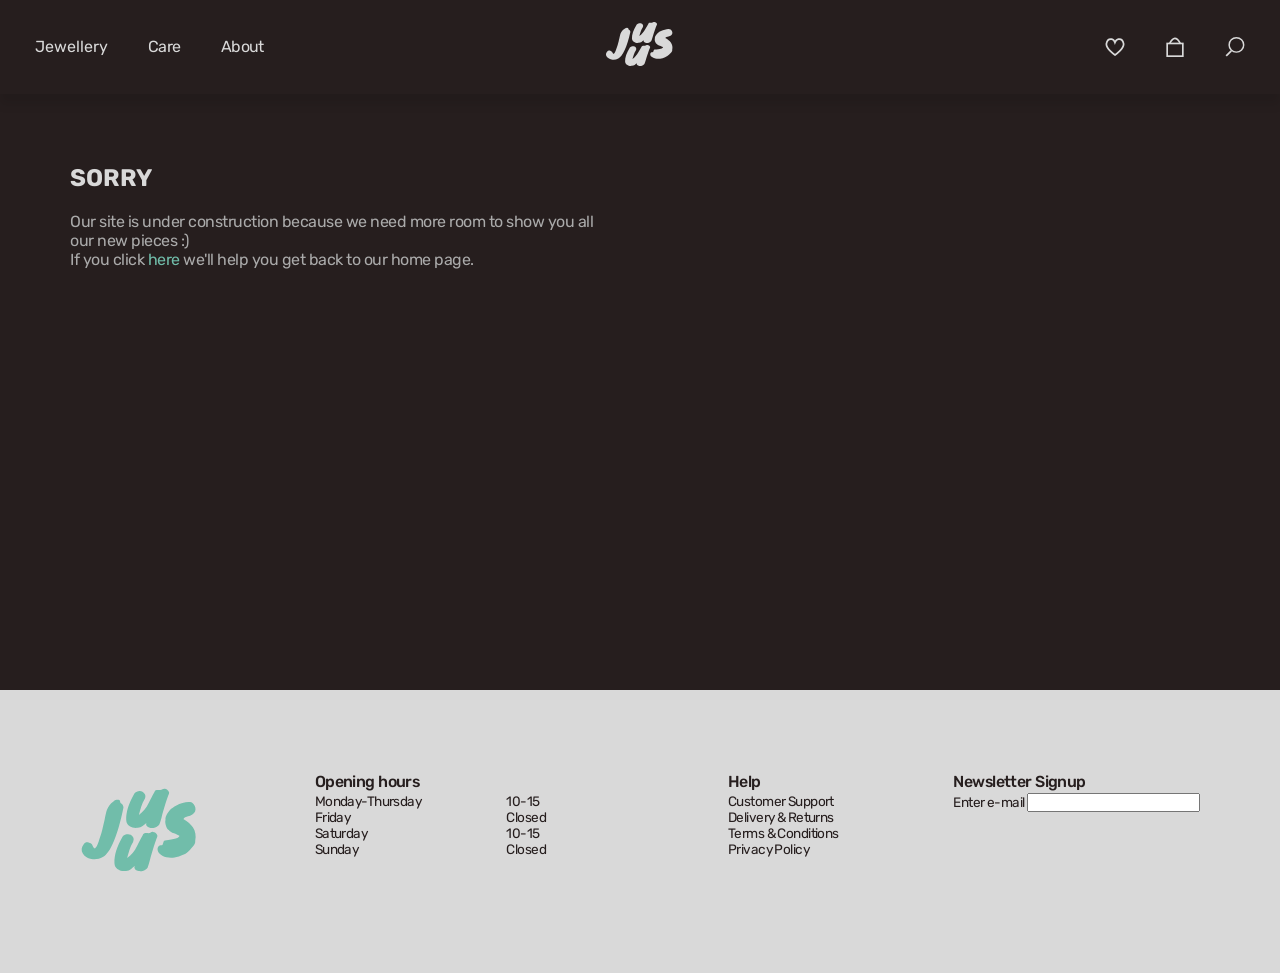
<file: rings.html>
<!DOCTYPE html>
<html lang="en">
  <head>
    <meta charset="UTF-8" />
    <meta name="viewport" content="width=device-width, initial-scale=1.0" />
    <title>Rings</title>
    <link rel="stylesheet" href="general.css" />
    <link rel="stylesheet" href="layout.css" />
    <link rel="preconnect" href="https://fonts.googleapis.com" />
    <link rel="preconnect" href="https://fonts.gstatic.com" crossorigin />
    <link
      href="https://fonts.googleapis.com/css2?family=Fascinate&family=Knewave&family=Rubik:ital,wght@0,300..900;1,300..900&display=swap"
      rel="stylesheet"
    />
    <link
      rel="apple-touch-icon"
      sizes="180x180"
      href="favicon_io/apple-touch-icon.png"
    />
    <link
      rel="icon"
      type="image/png"
      sizes="32x32"
      href="favicon_io/favicon-32x32.png"
    />
    <link
      rel="icon"
      type="image/png"
      sizes="16x16"
      href="favicon_io/favicon-16x16.png"
    />
    <link rel="manifest" href="favicon_io/site.webmanifest" />
    <meta name="robots" content="noindex" />
  </head>
  <body>
    <header>
      <nav class="grid-menu">
        <div>
          <button class="burger">
            <span class="line"></span>
            <span class="line"></span>
            <span class="line"></span>
          </button>
          <ul class="menu">
            <li>
              <button class="submenu-button">Jewellery</button>
              <div class="submenus">
                <div class="submenu">
                  <div class="submenu-heading">Categories</div>
                  <ul>
                    <li><a href="necklaces.html">Necklaces</a></li>
                    <li><a href="earrings.html">Earrings</a></li>
                    <li><a href="rings.html">Rings</a></li>
                    <li><a href="bracelets.html">Bracelets</a></li>
                  </ul>
                </div>
                <div class="submenu">
                  <div class="submenu-heading">Collections</div>
                  <ul>
                    <li><a href="sculpt.html">Sculpt</a></li>
                  </ul>
                </div>
              </div>
            </li>

            <li><a href="care.html">Care</a></li>

            <li><a href="about.html">About</a></li>
          </ul>
        </div>
        <div class="logo">
          <a href="index.html" aria-label="logo with link to landingpage"
            ><svg
              width="132"
              height="83"
              viewBox="0 0 132 83"
              fill="none"
              xmlns="http://www.w3.org/2000/svg"
            >
              <path
                d="M121.108 61.3158C119.012 63.4888 116.422 65.2286 113.337 66.5354C110.318 67.8959 107.217 68.7786 104.035 69.1835C100.853 69.5884 97.8298 69.52 94.9644 68.9783C92.0989 68.4366 89.7721 67.3501 87.984 65.7188C85.8749 63.8788 85.0056 61.9048 85.3762 59.7967C85.5809 58.9231 86.0412 58.2042 86.757 57.6402C87.4138 57.0826 88.2865 56.8666 89.3751 56.9922C90.0901 56.9757 90.5725 56.7411 90.8225 56.2883C91.125 55.769 91.3653 55.226 91.5432 54.6593C91.7148 54.0325 91.9223 53.4627 92.1658 52.9498C92.4028 52.3767 92.846 52.0551 93.4955 51.9849C103.919 51.1618 109.221 49.6457 109.402 47.4365C108.622 46.8518 107.675 46.3763 106.561 46.0103C105.505 45.6378 104.42 45.2685 103.306 44.9025C100.579 43.9809 98.6948 42.8465 97.654 41.4993C96.4676 41.0193 95.4563 39.6689 94.6202 37.448C94.2151 36.4578 93.9543 35.4216 93.838 34.3394C93.7216 33.2571 93.7921 32.2459 94.0493 31.3057C93.6201 28.98 94.7591 26.2414 97.4664 23.09C98.2089 22.219 99.1517 21.2655 100.295 20.2296C101.437 19.1936 103.204 18.1207 105.593 17.0108C107.982 15.9009 110.368 15.0347 112.75 14.4122C115.184 13.7232 117.382 13.3334 119.343 13.243C121.364 13.1462 122.832 13.474 123.749 14.2263C124.726 14.9723 125.518 15.951 126.126 17.1626C126.793 18.3677 127.103 19.5811 127.055 20.8028C126.873 23.5595 124.889 25.6596 121.102 27.1031C116.28 28.3545 113.989 29.2712 114.231 29.8533C114.244 29.9736 114.053 30.1462 113.659 30.3713C118.548 33.0663 122.043 35.8512 124.144 38.726C127.017 42.673 127.876 47.3244 126.72 52.6802C127.196 54.3318 125.946 56.5958 122.97 59.4722C122.267 60.1564 121.647 60.771 121.108 61.3158Z"
                fill="#D9D9D9"
              />
              <path
                d="M46.9088 48.0882C48.2555 46.786 49.7464 46.0384 51.3817 45.8455C53.065 45.6043 54.5319 45.7731 55.7823 46.3519C57.0809 46.9307 58.0187 47.8712 58.5959 49.1734C59.2211 50.4274 59.149 51.8744 58.3795 53.5142C56.7442 55.9258 55.4457 58.5303 54.4838 61.3277C53.5219 64.1251 52.6321 66.9466 51.8145 69.7922C56.2392 66.9948 59.9425 62.8228 62.9244 57.2762C63.7901 55.6364 64.728 53.9724 65.738 52.2843L66.8201 50.2586L68.9844 46.786C69.273 45.8696 69.778 45.2908 70.4994 45.0497C71.2208 44.7603 71.9903 44.6156 72.8079 44.6156C73.6736 44.6156 74.5394 44.6397 75.4051 44.6879C76.2708 44.6879 77.0643 44.4468 77.7858 43.9645C78.5072 43.4822 79.3488 43.3134 80.3107 43.458C81.3207 43.5545 82.2105 43.868 82.98 44.3986C83.7976 44.9291 84.3988 45.5802 84.7836 46.3519C85.2164 47.0754 85.2645 47.7988 84.9279 48.5223C82.9079 52.8631 80.1424 60.9418 76.6315 72.7584C75.8139 75.4111 75.0444 77.6298 74.3229 79.4143C73.1206 80.9095 71.6056 81.9223 69.778 82.4529C67.9504 82.9834 66.2189 83.1281 64.5837 82.887C62.9966 82.694 61.7221 82.1394 60.7602 81.223C59.7983 80.3548 59.5818 79.2455 60.1109 77.895C58.7642 79.0043 57.3695 80.0172 55.9266 80.9336C54.4838 81.85 52.7283 82.4529 50.6602 82.7423C48.6402 83.0316 46.6924 82.9352 44.8167 82.4529C42.941 82.0188 41.3298 81.1506 39.9832 79.8484C38.6846 78.5462 37.9872 76.8098 37.891 74.6394C37.6025 67.0189 40.6084 58.1685 46.9088 48.0882Z"
                fill="#D9D9D9"
              />
              <path
                d="M59.8402 4.68027C61.1869 3.37803 62.6778 2.63045 64.313 2.43752C65.9964 2.19637 67.4633 2.36518 68.7137 2.94395C70.0123 3.52272 70.9501 4.46323 71.5273 5.76547C72.1525 7.01948 72.0804 8.46641 71.3109 10.1063C69.6756 12.5178 68.3771 15.1223 67.4152 17.9197C66.4533 20.7171 65.5635 23.5386 64.7459 26.3843C69.1706 23.5869 72.8739 19.4149 75.8558 13.8683C76.7215 12.2284 77.6594 10.5645 78.6694 8.87637L79.7515 6.85067L81.9158 3.37803C82.2044 2.46164 82.7094 1.88287 83.4308 1.64171C84.1522 1.35232 84.9217 1.20763 85.7393 1.20763C86.605 1.20763 87.4707 1.23175 88.3365 1.27998C89.2022 1.27998 89.9957 1.03882 90.7172 0.556514C91.4386 0.0742022 92.2802 -0.0946077 93.2421 0.0500865C94.2521 0.146547 95.1419 0.46005 95.9114 0.990593C96.729 1.52113 97.3302 2.17225 97.715 2.94395C98.1478 3.66742 98.1959 4.39088 97.8592 5.11435C95.8393 9.45514 93.0738 17.5338 89.5629 29.3505C88.7453 32.0032 87.9757 34.2218 87.2543 36.0064C86.052 37.5015 84.537 38.5144 82.7094 39.0449C80.8817 39.5755 79.1503 39.7201 77.5151 39.479C75.928 39.2861 74.6535 38.7314 73.6916 37.815C72.7297 36.9469 72.5132 35.8375 73.0423 34.4871C71.6956 35.5964 70.3009 36.6092 68.858 37.5256C67.4152 38.442 65.6597 39.0449 63.5916 39.3343C61.5716 39.6237 59.6238 39.5272 57.7481 39.0449C55.8724 38.6108 54.2612 37.7427 52.9146 36.4404C51.616 35.1382 50.9186 33.4019 50.8224 31.2315C50.5339 23.611 53.5398 14.7606 59.8402 4.68027Z"
                fill="#D9D9D9"
              />
              <path
                d="M27.014 31.3475C28.0503 26.3881 28.9075 23.0305 29.5855 21.2747C31.1477 17.5932 33.4349 14.8307 36.447 12.9872C37.6797 11.8594 38.9582 11.2436 40.2823 11.1397C42.6124 10.9439 43.8496 11.357 43.9941 12.3789C44.1385 13.4008 44.3759 14.0678 44.7063 14.3798C45.0898 14.6898 45.4722 14.9728 45.8536 15.2288C46.2861 15.4288 46.6705 15.7658 47.007 16.2398C47.3945 16.6578 47.6655 17.5128 47.82 18.8046C41.2984 47.5453 33.7145 64.214 25.0683 68.8107C21.0543 70.8542 16.8012 71.4737 12.3089 70.6694C8.02886 69.8571 4.95902 68.026 3.09945 65.1761C1.07467 62.1702 1.46049 58.9925 4.25692 55.6431C5.62457 53.8614 7.54765 53.4376 10.0262 54.3717C10.6708 54.5638 11.2359 54.7588 11.7214 54.9568C12.6474 55.5709 13.2521 56.1159 13.5355 56.5919C13.7659 57.0698 13.9677 57.4948 14.141 57.8668C14.2612 58.2408 14.4895 58.6647 14.826 59.1387C15.2054 59.3407 15.6959 59.6737 16.2976 60.1378C16.6099 59.9638 16.817 59.8208 16.919 59.7089L18.5908 57.5372C19.43 55.8295 20.1141 54.2357 20.6431 52.7559C21.1742 51.3301 21.7277 49.7953 22.3037 48.1515C22.8817 46.5617 23.4076 45.0009 23.8816 43.4691C24.3555 41.9373 24.7294 40.5714 25.0032 39.3716C25.3281 38.1157 25.6285 36.9149 25.9044 35.769C26.1783 34.5691 26.5481 33.0953 27.014 31.3475Z"
                fill="#D9D9D9"
              />
            </svg>
          </a>
        </div>

        <div>
          <ul class="iconmenu">
            <li>
              <a href=""><img src="icons/wishlist.svg" alt="Wishlist" /></a>
            </li>

            <li>
              <a href=""><img src="icons/bag.svg" alt="Bag" /></a>
            </li>

            <li>
              <img src="icons/search.svg" alt="Search" />
            </li>
          </ul>
        </div>
      </nav>
    </header>
    <section class="sorry">
      <h1>SORRY</h1>
      <p>
        Our site is under construction because we need more room to show you all
        <br />
        our new pieces :) <br />If you click <a href="index.html">here</a> we'll
        help you get back to our home page.
      </p>
    </section>
    <footer>
      <section class="footerstyle">
        <div class="logo2">
          <svg
            width="289"
            height="200"
            viewBox="0 0 289 200"
            fill="none"
            xmlns="http://www.w3.org/2000/svg"
          >
            <path
              d="M265.153 147.328C260.564 152.526 254.893 156.689 248.139 159.815C241.529 163.07 234.74 165.181 227.774 166.15C220.808 167.119 214.188 166.955 207.914 165.659C201.641 164.363 196.546 161.764 192.632 157.861C188.014 153.46 186.111 148.737 186.922 143.694C187.37 141.604 188.378 139.884 189.945 138.535C191.383 137.201 193.294 136.684 195.677 136.984C197.242 136.945 198.299 136.384 198.846 135.3C199.508 134.058 200.034 132.759 200.424 131.403C200.8 129.904 201.254 128.541 201.787 127.314C202.306 125.943 203.276 125.173 204.698 125.005C227.52 123.036 239.128 119.409 239.524 114.124C237.817 112.725 235.743 111.588 233.303 110.712C230.993 109.821 228.617 108.938 226.177 108.062C220.206 105.857 216.082 103.143 213.803 99.9202C211.205 98.772 208.991 95.5413 207.161 90.2282C206.274 87.8594 205.703 85.3804 205.448 82.7913C205.193 80.2022 205.348 77.7831 205.911 75.5338C204.971 69.97 207.465 63.4184 213.392 55.879C215.018 53.7953 217.082 51.5142 219.584 49.0359C222.086 46.5576 225.953 43.9908 231.184 41.3356C236.415 38.6803 241.638 36.6081 246.853 35.1189C252.183 33.4705 256.995 32.5381 261.289 32.3218C265.713 32.0901 268.928 32.8743 270.936 34.6742C273.073 36.4588 274.808 38.8003 276.139 41.6987C277.6 44.5818 278.278 47.4847 278.173 50.4073C277.776 57.0022 273.432 62.0263 265.141 65.4796C254.581 68.4734 249.567 70.6666 250.096 72.0592C250.124 72.3468 249.707 72.7599 248.845 73.2983C259.548 79.7457 267.2 86.4081 271.8 93.2856C278.091 102.728 279.97 113.856 277.439 126.669C278.482 130.62 275.745 136.036 269.23 142.917C267.691 144.554 266.332 146.024 265.153 147.328Z"
              fill="#71BDAA"
            />
            <path
              d="M102.702 115.683C105.65 112.567 108.915 110.779 112.495 110.317C116.18 109.74 119.392 110.144 122.13 111.529C124.973 112.913 127.026 115.163 128.29 118.279C129.658 121.279 129.501 124.74 127.816 128.663C124.236 134.433 121.393 140.663 119.287 147.356C117.181 154.048 115.233 160.798 113.442 167.606C123.13 160.913 131.238 150.933 137.766 137.663C139.662 133.74 141.715 129.76 143.926 125.721L146.296 120.875L151.034 112.567C151.666 110.375 152.772 108.99 154.351 108.413C155.931 107.721 157.615 107.375 159.405 107.375C161.301 107.375 163.196 107.433 165.091 107.548C166.987 107.548 168.724 106.971 170.304 105.817C171.883 104.663 173.726 104.26 175.832 104.606C178.043 104.836 179.991 105.586 181.676 106.856C183.466 108.125 184.782 109.683 185.625 111.529C186.572 113.26 186.678 114.99 185.941 116.721C181.518 127.106 175.463 146.433 167.777 174.702C165.987 181.048 164.302 186.356 162.722 190.625C160.09 194.202 156.773 196.625 152.772 197.894C148.77 199.164 144.979 199.51 141.399 198.933C137.924 198.471 135.134 197.144 133.028 194.952C130.922 192.875 130.448 190.221 131.607 186.99C128.658 189.644 125.604 192.067 122.446 194.26C119.287 196.452 115.443 197.894 110.915 198.587C106.493 199.279 102.228 199.048 98.1215 197.894C94.0149 196.856 90.4874 194.779 87.539 191.664C84.6959 188.548 83.1691 184.394 82.9585 179.202C82.3267 160.971 88.9079 139.798 102.702 115.683Z"
              fill="#71BDAA"
            />
            <path
              d="M131.014 11.8364C133.962 8.72102 137.226 6.93256 140.807 6.47102C144.492 5.8941 147.704 6.29795 150.441 7.68257C153.284 9.06718 155.338 11.3172 156.601 14.4326C157.97 17.4326 157.812 20.8941 156.128 24.8172C152.547 30.5865 149.704 36.8172 147.598 43.5096C145.492 50.2019 143.544 56.9519 141.754 63.7596C151.442 57.0673 159.55 47.0865 166.078 33.8172C167.974 29.8942 170.027 25.9134 172.238 21.8749L174.607 17.0287L179.346 8.72103C179.978 6.52872 181.083 5.1441 182.663 4.56717C184.242 3.87486 185.927 3.52871 187.717 3.52871C189.613 3.52871 191.508 3.5864 193.403 3.70179C195.299 3.70179 197.036 3.12486 198.616 1.97102C200.195 0.817165 202.038 0.413315 204.144 0.759472C206.355 0.990239 208.303 1.74024 209.988 3.00948C211.778 4.27871 213.094 5.83641 213.937 7.68257C214.884 9.41334 214.99 11.1441 214.252 12.8749C209.83 23.2595 203.775 42.5865 196.088 70.8558C194.298 77.2019 192.614 82.5096 191.034 86.7789C188.402 90.3558 185.085 92.7789 181.083 94.0481C177.082 95.3174 173.291 95.6635 169.711 95.0866C166.236 94.6251 163.446 93.2981 161.34 91.1058C159.234 89.0289 158.76 86.375 159.918 83.1443C156.97 85.7981 153.916 88.2212 150.757 90.4135C147.598 92.6058 143.755 94.0481 139.227 94.7404C134.805 95.4327 130.54 95.202 126.433 94.0481C122.327 93.0097 118.799 90.9327 115.851 87.8173C113.008 84.702 111.481 80.5481 111.27 75.3558C110.638 57.125 117.22 35.9519 131.014 11.8364Z"
              fill="#71BDAA"
            />
            <path
              d="M59.1442 75.6336C61.4132 63.769 63.2899 55.7365 64.7744 51.5361C68.1947 42.7288 73.2022 36.1199 79.7969 31.7095C82.4958 29.0115 85.2948 27.5382 88.1939 27.2897C93.2952 26.8214 96.004 27.8096 96.3203 30.2544C96.6366 32.6991 97.1564 34.2947 97.8798 35.0411C98.7193 35.7828 99.5566 36.4598 100.392 37.0723C101.338 37.5508 102.18 38.357 102.917 39.4909C103.765 40.4909 104.359 42.5362 104.697 45.6268C90.4186 114.384 73.8144 154.261 54.8843 165.258C46.0962 170.147 36.7845 171.629 26.9491 169.705C17.5783 167.761 10.8573 163.381 6.78591 156.563C2.35287 149.372 3.1976 141.77 9.32007 133.757C12.3144 129.494 16.5248 128.48 21.9512 130.715C23.3626 131.175 24.5998 131.641 25.6627 132.115C27.6901 133.584 29.0141 134.888 29.6346 136.026C30.1389 137.17 30.5808 138.187 30.9602 139.077C31.2234 139.971 31.7233 140.986 32.4599 142.119C33.2906 142.603 34.3646 143.399 35.6819 144.509C36.3655 144.093 36.819 143.751 37.0425 143.483L40.7027 138.288C42.54 134.203 44.0378 130.39 45.196 126.85C46.3586 123.439 47.5704 119.767 48.8315 115.834C50.097 112.031 51.2485 108.297 52.2861 104.632C53.3238 100.968 54.1424 97.7003 54.742 94.8298C55.4533 91.8254 56.1109 88.9525 56.7149 86.2112C57.3145 83.3408 58.1243 79.8149 59.1442 75.6336Z"
              fill="#71BDAA"
            />
          </svg>
        </div>

        <div class="openinghours">
          <div>
            <h3>Opening hours</h3>
            <dl>
              <dt>Monday-Thursday</dt>
              <dd>10-15</dd>
              <dt>Friday</dt>
              <dd>Closed</dd>
              <dt>Saturday</dt>
              <dd>10-15</dd>
              <dt>Sunday</dt>
              <dd>Closed</dd>
            </dl>
          </div>

          <div>
            <h3>Help</h3>
            <ul>
              <li>Customer Support</li>
              <li>Delivery & Returns</li>
              <li>Terms & Conditions</li>
              <li>Privacy Policy</li>
            </ul>
          </div>
        </div>

        <div class="newsletter">
          <h3>Newsletter Signup</h3>
          <label for="e-mail">Enter e-mail</label>
          <input type="text" id="e-mail" name="e-mail" />
          <svg
            class="logo3"
            width="289"
            height="200"
            viewBox="0 0 289 200"
            fill="none"
            xmlns="http://www.w3.org/2000/svg"
          >
            <path
              d="M265.153 147.328C260.564 152.526 254.893 156.689 248.139 159.815C241.529 163.07 234.74 165.181 227.774 166.15C220.808 167.119 214.188 166.955 207.914 165.659C201.641 164.363 196.546 161.764 192.632 157.861C188.014 153.46 186.111 148.737 186.922 143.694C187.37 141.604 188.378 139.884 189.945 138.535C191.383 137.201 193.294 136.684 195.677 136.984C197.242 136.945 198.299 136.384 198.846 135.3C199.508 134.058 200.034 132.759 200.424 131.403C200.8 129.904 201.254 128.541 201.787 127.314C202.306 125.943 203.276 125.173 204.698 125.005C227.52 123.036 239.128 119.409 239.524 114.124C237.817 112.725 235.743 111.588 233.303 110.712C230.993 109.821 228.617 108.938 226.177 108.062C220.206 105.857 216.082 103.143 213.803 99.9202C211.205 98.772 208.991 95.5413 207.161 90.2282C206.274 87.8594 205.703 85.3804 205.448 82.7913C205.193 80.2022 205.348 77.7831 205.911 75.5338C204.971 69.97 207.465 63.4184 213.392 55.879C215.018 53.7953 217.082 51.5142 219.584 49.0359C222.086 46.5576 225.953 43.9908 231.184 41.3356C236.415 38.6803 241.638 36.6081 246.853 35.1189C252.183 33.4705 256.995 32.5381 261.289 32.3218C265.713 32.0901 268.928 32.8743 270.936 34.6742C273.073 36.4588 274.808 38.8003 276.139 41.6987C277.6 44.5818 278.278 47.4847 278.173 50.4073C277.776 57.0022 273.432 62.0263 265.141 65.4796C254.581 68.4734 249.567 70.6666 250.096 72.0592C250.124 72.3468 249.707 72.7599 248.845 73.2983C259.548 79.7457 267.2 86.4081 271.8 93.2856C278.091 102.728 279.97 113.856 277.439 126.669C278.482 130.62 275.745 136.036 269.23 142.917C267.691 144.554 266.332 146.024 265.153 147.328Z"
              fill="#71BDAA"
            />
            <path
              d="M102.702 115.683C105.65 112.567 108.915 110.779 112.495 110.317C116.18 109.74 119.392 110.144 122.13 111.529C124.973 112.913 127.026 115.163 128.29 118.279C129.658 121.279 129.501 124.74 127.816 128.663C124.236 134.433 121.393 140.663 119.287 147.356C117.181 154.048 115.233 160.798 113.442 167.606C123.13 160.913 131.238 150.933 137.766 137.663C139.662 133.74 141.715 129.76 143.926 125.721L146.296 120.875L151.034 112.567C151.666 110.375 152.772 108.99 154.351 108.413C155.931 107.721 157.615 107.375 159.405 107.375C161.301 107.375 163.196 107.433 165.091 107.548C166.987 107.548 168.724 106.971 170.304 105.817C171.883 104.663 173.726 104.26 175.832 104.606C178.043 104.836 179.991 105.586 181.676 106.856C183.466 108.125 184.782 109.683 185.625 111.529C186.572 113.26 186.678 114.99 185.941 116.721C181.518 127.106 175.463 146.433 167.777 174.702C165.987 181.048 164.302 186.356 162.722 190.625C160.09 194.202 156.773 196.625 152.772 197.894C148.77 199.164 144.979 199.51 141.399 198.933C137.924 198.471 135.134 197.144 133.028 194.952C130.922 192.875 130.448 190.221 131.607 186.99C128.658 189.644 125.604 192.067 122.446 194.26C119.287 196.452 115.443 197.894 110.915 198.587C106.493 199.279 102.228 199.048 98.1215 197.894C94.0149 196.856 90.4874 194.779 87.539 191.664C84.6959 188.548 83.1691 184.394 82.9585 179.202C82.3267 160.971 88.9079 139.798 102.702 115.683Z"
              fill="#71BDAA"
            />
            <path
              d="M131.014 11.8364C133.962 8.72102 137.226 6.93256 140.807 6.47102C144.492 5.8941 147.704 6.29795 150.441 7.68257C153.284 9.06718 155.338 11.3172 156.601 14.4326C157.97 17.4326 157.812 20.8941 156.128 24.8172C152.547 30.5865 149.704 36.8172 147.598 43.5096C145.492 50.2019 143.544 56.9519 141.754 63.7596C151.442 57.0673 159.55 47.0865 166.078 33.8172C167.974 29.8942 170.027 25.9134 172.238 21.8749L174.607 17.0287L179.346 8.72103C179.978 6.52872 181.083 5.1441 182.663 4.56717C184.242 3.87486 185.927 3.52871 187.717 3.52871C189.613 3.52871 191.508 3.5864 193.403 3.70179C195.299 3.70179 197.036 3.12486 198.616 1.97102C200.195 0.817165 202.038 0.413315 204.144 0.759472C206.355 0.990239 208.303 1.74024 209.988 3.00948C211.778 4.27871 213.094 5.83641 213.937 7.68257C214.884 9.41334 214.99 11.1441 214.252 12.8749C209.83 23.2595 203.775 42.5865 196.088 70.8558C194.298 77.2019 192.614 82.5096 191.034 86.7789C188.402 90.3558 185.085 92.7789 181.083 94.0481C177.082 95.3174 173.291 95.6635 169.711 95.0866C166.236 94.6251 163.446 93.2981 161.34 91.1058C159.234 89.0289 158.76 86.375 159.918 83.1443C156.97 85.7981 153.916 88.2212 150.757 90.4135C147.598 92.6058 143.755 94.0481 139.227 94.7404C134.805 95.4327 130.54 95.202 126.433 94.0481C122.327 93.0097 118.799 90.9327 115.851 87.8173C113.008 84.702 111.481 80.5481 111.27 75.3558C110.638 57.125 117.22 35.9519 131.014 11.8364Z"
              fill="#71BDAA"
            />
            <path
              d="M59.1442 75.6336C61.4132 63.769 63.2899 55.7365 64.7744 51.5361C68.1947 42.7288 73.2022 36.1199 79.7969 31.7095C82.4958 29.0115 85.2948 27.5382 88.1939 27.2897C93.2952 26.8214 96.004 27.8096 96.3203 30.2544C96.6366 32.6991 97.1564 34.2947 97.8798 35.0411C98.7193 35.7828 99.5566 36.4598 100.392 37.0723C101.338 37.5508 102.18 38.357 102.917 39.4909C103.765 40.4909 104.359 42.5362 104.697 45.6268C90.4186 114.384 73.8144 154.261 54.8843 165.258C46.0962 170.147 36.7845 171.629 26.9491 169.705C17.5783 167.761 10.8573 163.381 6.78591 156.563C2.35287 149.372 3.1976 141.77 9.32007 133.757C12.3144 129.494 16.5248 128.48 21.9512 130.715C23.3626 131.175 24.5998 131.641 25.6627 132.115C27.6901 133.584 29.0141 134.888 29.6346 136.026C30.1389 137.17 30.5808 138.187 30.9602 139.077C31.2234 139.971 31.7233 140.986 32.4599 142.119C33.2906 142.603 34.3646 143.399 35.6819 144.509C36.3655 144.093 36.819 143.751 37.0425 143.483L40.7027 138.288C42.54 134.203 44.0378 130.39 45.196 126.85C46.3586 123.439 47.5704 119.767 48.8315 115.834C50.097 112.031 51.2485 108.297 52.2861 104.632C53.3238 100.968 54.1424 97.7003 54.742 94.8298C55.4533 91.8254 56.1109 88.9525 56.7149 86.2112C57.3145 83.3408 58.1243 79.8149 59.1442 75.6336Z"
              fill="#71BDAA"
            />
          </svg>
        </div>
      </section>
    </footer>
    <script src="main.js"></script>
  </body>
</html>
</file>
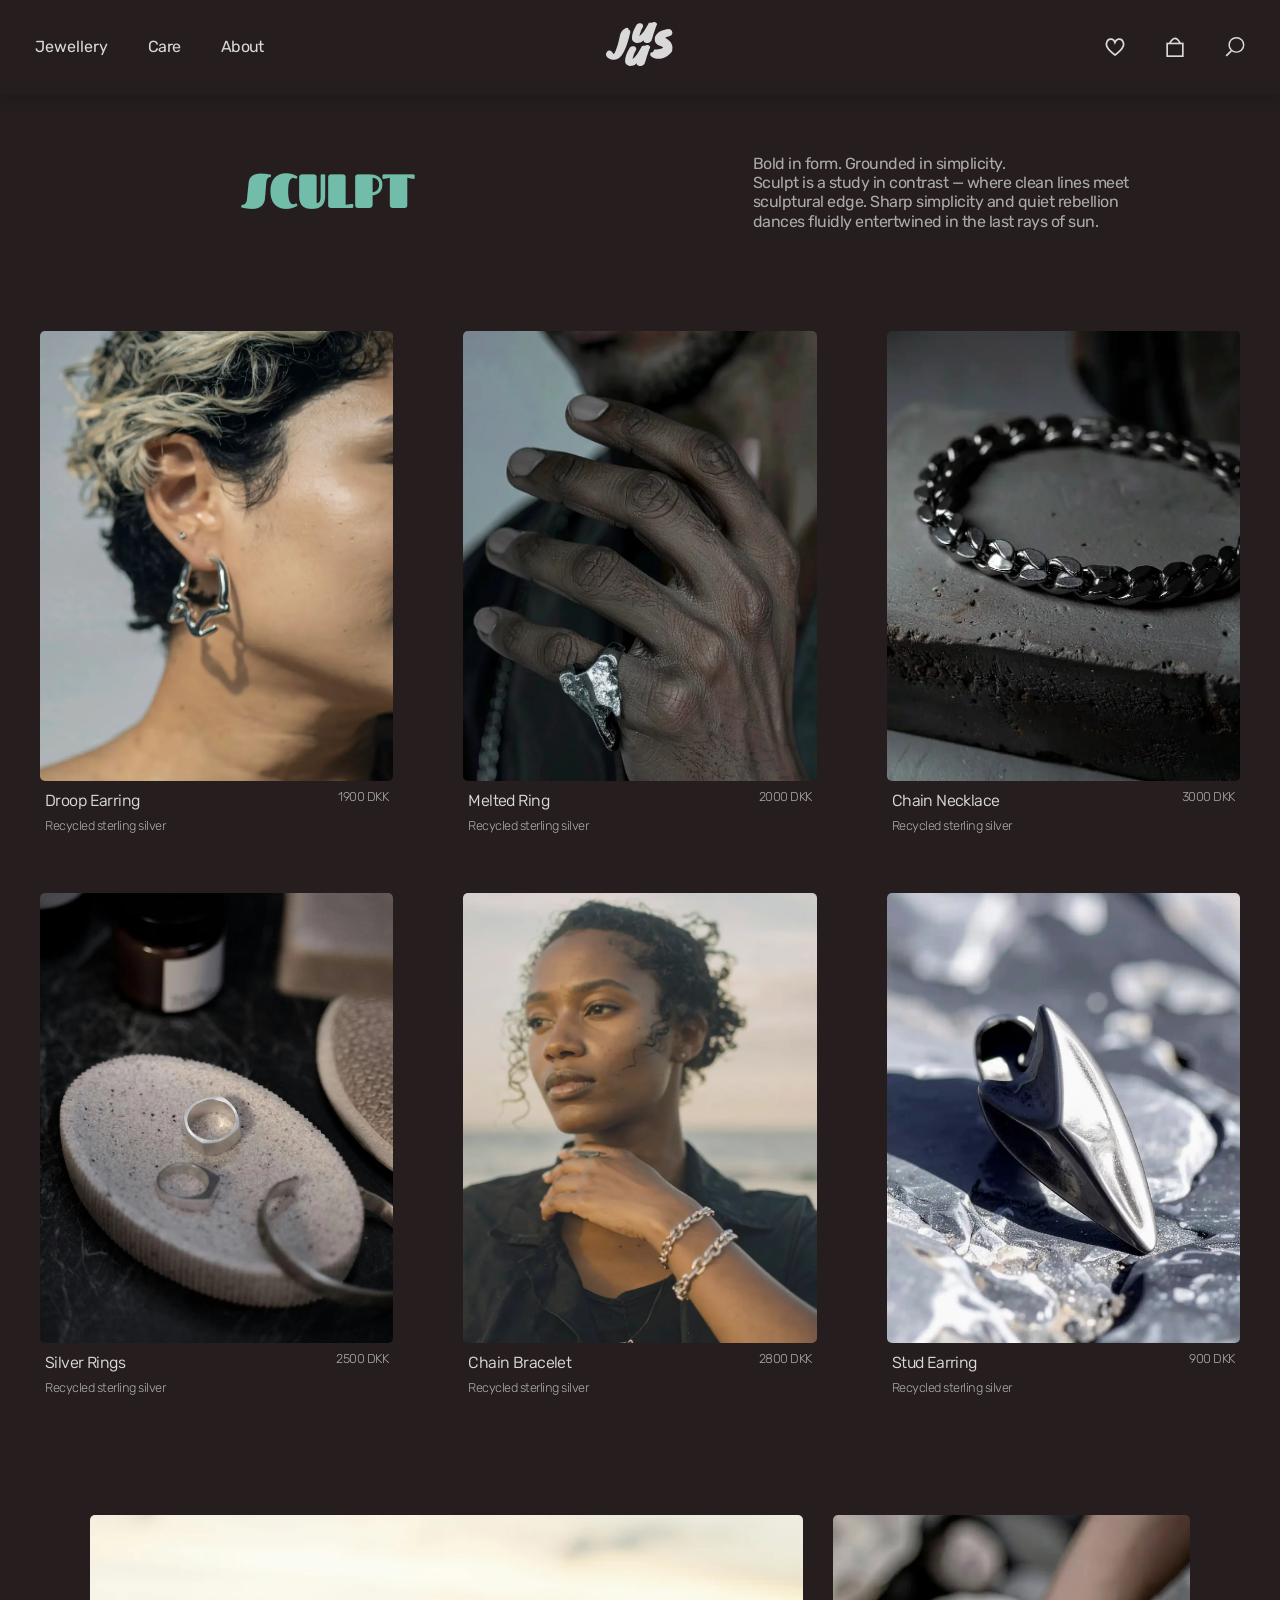
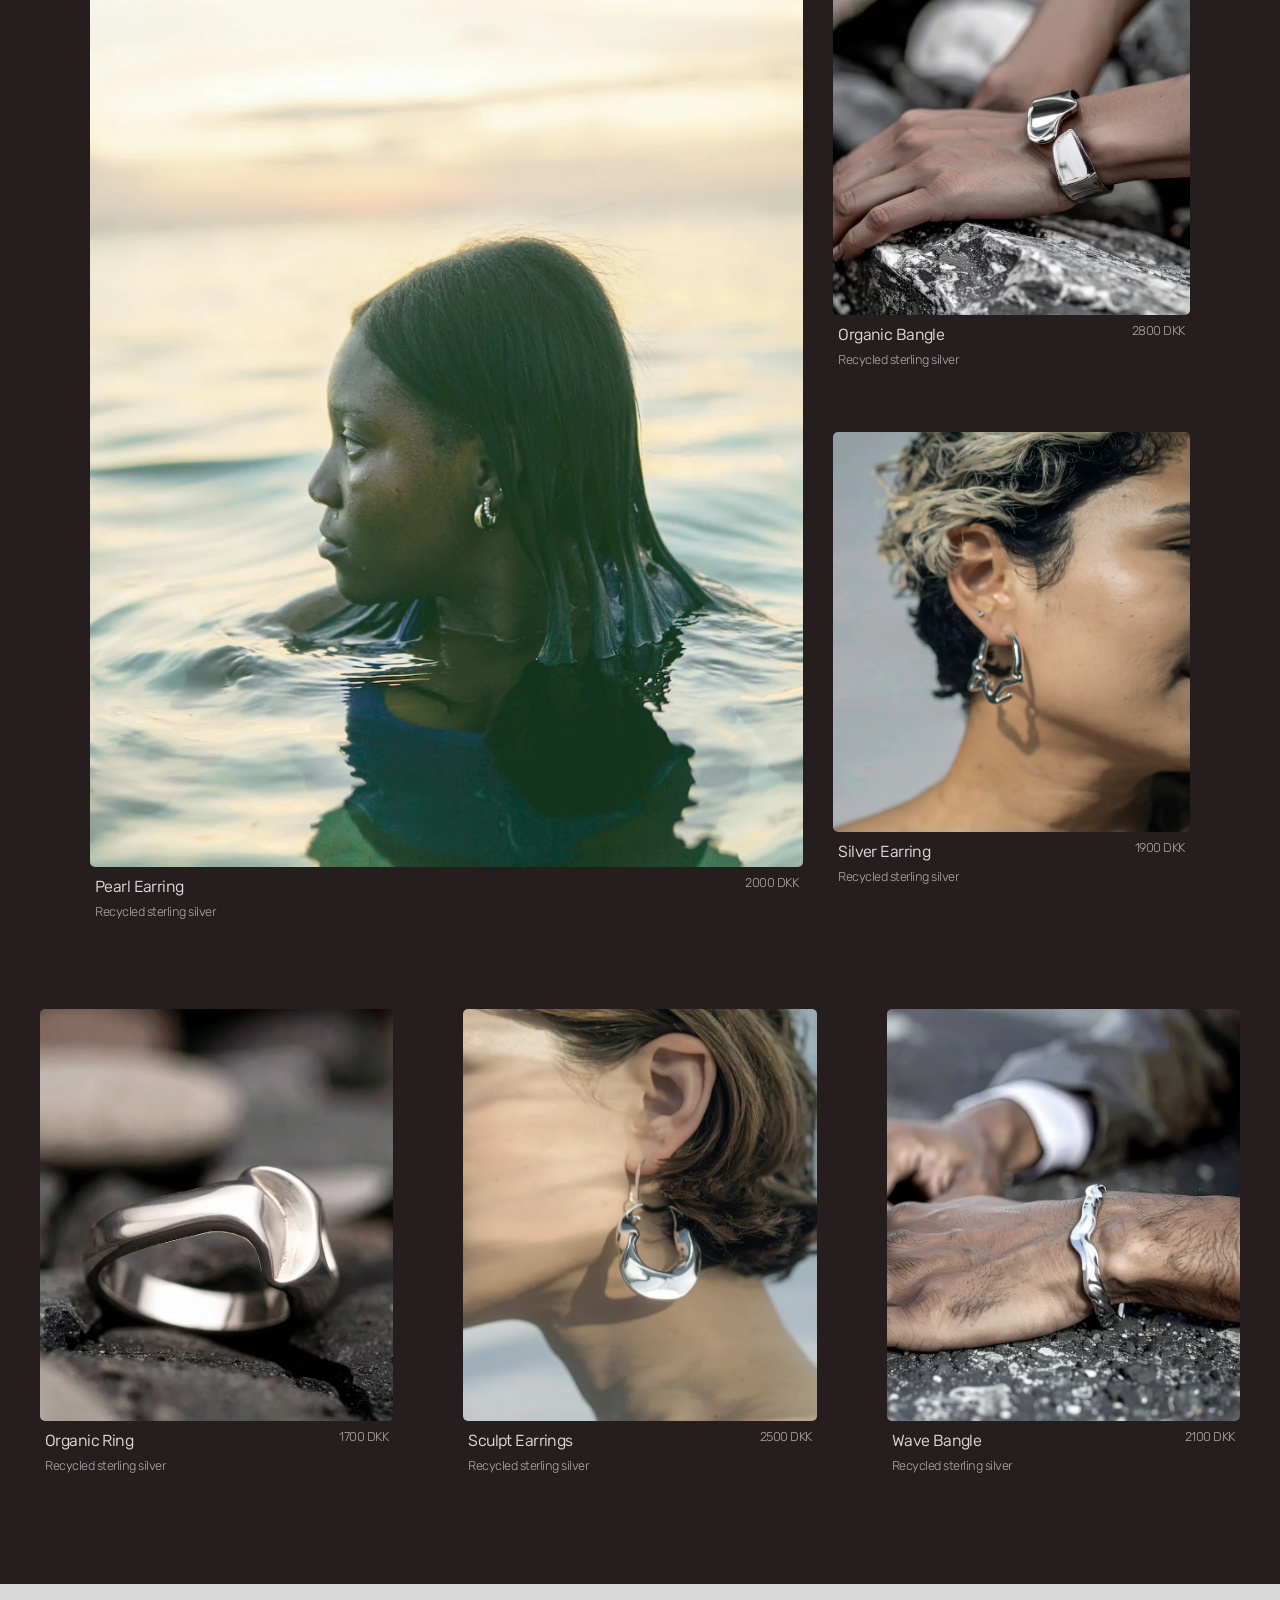
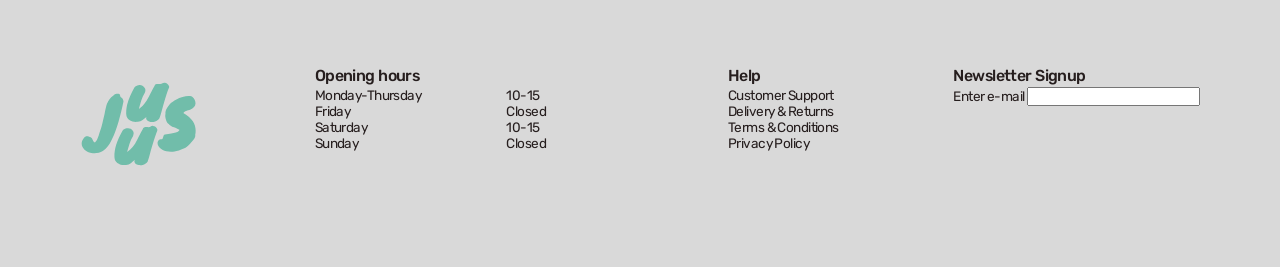
<file: sculpt.html>
<!DOCTYPE html>
<html lang="en">
  <head>
    <meta charset="UTF-8" />
    <meta name="viewport" content="width=device-width, initial-scale=1.0" />
    <title>Sculpt Collection</title>
    <link rel="stylesheet" href="general.css" />
    <link rel="stylesheet" href="layout.css" />
    <link rel="preconnect" href="https://fonts.googleapis.com" />
    <link rel="preconnect" href="https://fonts.gstatic.com" crossorigin />
    <link
      href="https://fonts.googleapis.com/css2?family=Fascinate&family=Knewave&family=Rubik:ital,wght@0,300..900;1,300..900&display=swap"
      rel="stylesheet"
    />
    <link
      rel="apple-touch-icon"
      sizes="180x180"
      href="favicon_io/apple-touch-icon.png"
    />
    <link
      rel="icon"
      type="image/png"
      sizes="32x32"
      href="favicon_io/favicon-32x32.png"
    />
    <link
      rel="icon"
      type="image/png"
      sizes="16x16"
      href="favicon_io/favicon-16x16.png"
    />
    <link rel="manifest" href="favicon_io/site.webmanifest" />
    <meta name="robots" content="noindex" />
  </head>
  <body>
    <header>
      <nav class="grid-menu">
        <div>
          <button class="burger">
            <span class="line"></span>
            <span class="line"></span>
            <span class="line"></span>
          </button>
          <ul class="menu">
            <li>
              <button class="submenu-button">Jewellery</button>
              <div class="submenus">
                <div class="submenu">
                  <div class="submenu-heading">Categories</div>
                  <ul>
                    <li><a href="">Necklaces</a></li>
                    <li><a href="">Earrings</a></li>
                    <li><a href="">Rings</a></li>
                    <li><a href="">Bracelets</a></li>
                  </ul>
                </div>
                <div class="submenu">
                  <div class="submenu-heading">Collections</div>
                  <ul>
                    <li><a href="sculpt.html">Sculpt</a></li>
                  </ul>
                </div>
              </div>
            </li>

            <li><a href="care.html">Care</a></li>

            <li><a href="about.html">About</a></li>
          </ul>
        </div>
        <div class="logo">
          <a href="index.html" aria-label="logo with link to landingpage"
            ><svg
              width="132"
              height="83"
              viewBox="0 0 132 83"
              fill="none"
              xmlns="http://www.w3.org/2000/svg"
            >
              <path
                d="M121.108 61.3158C119.012 63.4888 116.422 65.2286 113.337 66.5354C110.318 67.8959 107.217 68.7786 104.035 69.1835C100.853 69.5884 97.8298 69.52 94.9644 68.9783C92.0989 68.4366 89.7721 67.3501 87.984 65.7188C85.8749 63.8788 85.0056 61.9048 85.3762 59.7967C85.5809 58.9231 86.0412 58.2042 86.757 57.6402C87.4138 57.0826 88.2865 56.8666 89.3751 56.9922C90.0901 56.9757 90.5725 56.7411 90.8225 56.2883C91.125 55.769 91.3653 55.226 91.5432 54.6593C91.7148 54.0325 91.9223 53.4627 92.1658 52.9498C92.4028 52.3767 92.846 52.0551 93.4955 51.9849C103.919 51.1618 109.221 49.6457 109.402 47.4365C108.622 46.8518 107.675 46.3763 106.561 46.0103C105.505 45.6378 104.42 45.2685 103.306 44.9025C100.579 43.9809 98.6948 42.8465 97.654 41.4993C96.4676 41.0193 95.4563 39.6689 94.6202 37.448C94.2151 36.4578 93.9543 35.4216 93.838 34.3394C93.7216 33.2571 93.7921 32.2459 94.0493 31.3057C93.6201 28.98 94.7591 26.2414 97.4664 23.09C98.2089 22.219 99.1517 21.2655 100.295 20.2296C101.437 19.1936 103.204 18.1207 105.593 17.0108C107.982 15.9009 110.368 15.0347 112.75 14.4122C115.184 13.7232 117.382 13.3334 119.343 13.243C121.364 13.1462 122.832 13.474 123.749 14.2263C124.726 14.9723 125.518 15.951 126.126 17.1626C126.793 18.3677 127.103 19.5811 127.055 20.8028C126.873 23.5595 124.889 25.6596 121.102 27.1031C116.28 28.3545 113.989 29.2712 114.231 29.8533C114.244 29.9736 114.053 30.1462 113.659 30.3713C118.548 33.0663 122.043 35.8512 124.144 38.726C127.017 42.673 127.876 47.3244 126.72 52.6802C127.196 54.3318 125.946 56.5958 122.97 59.4722C122.267 60.1564 121.647 60.771 121.108 61.3158Z"
                fill="#D9D9D9"
              />
              <path
                d="M46.9088 48.0882C48.2555 46.786 49.7464 46.0384 51.3817 45.8455C53.065 45.6043 54.5319 45.7731 55.7823 46.3519C57.0809 46.9307 58.0187 47.8712 58.5959 49.1734C59.2211 50.4274 59.149 51.8744 58.3795 53.5142C56.7442 55.9258 55.4457 58.5303 54.4838 61.3277C53.5219 64.1251 52.6321 66.9466 51.8145 69.7922C56.2392 66.9948 59.9425 62.8228 62.9244 57.2762C63.7901 55.6364 64.728 53.9724 65.738 52.2843L66.8201 50.2586L68.9844 46.786C69.273 45.8696 69.778 45.2908 70.4994 45.0497C71.2208 44.7603 71.9903 44.6156 72.8079 44.6156C73.6736 44.6156 74.5394 44.6397 75.4051 44.6879C76.2708 44.6879 77.0643 44.4468 77.7858 43.9645C78.5072 43.4822 79.3488 43.3134 80.3107 43.458C81.3207 43.5545 82.2105 43.868 82.98 44.3986C83.7976 44.9291 84.3988 45.5802 84.7836 46.3519C85.2164 47.0754 85.2645 47.7988 84.9279 48.5223C82.9079 52.8631 80.1424 60.9418 76.6315 72.7584C75.8139 75.4111 75.0444 77.6298 74.3229 79.4143C73.1206 80.9095 71.6056 81.9223 69.778 82.4529C67.9504 82.9834 66.2189 83.1281 64.5837 82.887C62.9966 82.694 61.7221 82.1394 60.7602 81.223C59.7983 80.3548 59.5818 79.2455 60.1109 77.895C58.7642 79.0043 57.3695 80.0172 55.9266 80.9336C54.4838 81.85 52.7283 82.4529 50.6602 82.7423C48.6402 83.0316 46.6924 82.9352 44.8167 82.4529C42.941 82.0188 41.3298 81.1506 39.9832 79.8484C38.6846 78.5462 37.9872 76.8098 37.891 74.6394C37.6025 67.0189 40.6084 58.1685 46.9088 48.0882Z"
                fill="#D9D9D9"
              />
              <path
                d="M59.8402 4.68027C61.1869 3.37803 62.6778 2.63045 64.313 2.43752C65.9964 2.19637 67.4633 2.36518 68.7137 2.94395C70.0123 3.52272 70.9501 4.46323 71.5273 5.76547C72.1525 7.01948 72.0804 8.46641 71.3109 10.1063C69.6756 12.5178 68.3771 15.1223 67.4152 17.9197C66.4533 20.7171 65.5635 23.5386 64.7459 26.3843C69.1706 23.5869 72.8739 19.4149 75.8558 13.8683C76.7215 12.2284 77.6594 10.5645 78.6694 8.87637L79.7515 6.85067L81.9158 3.37803C82.2044 2.46164 82.7094 1.88287 83.4308 1.64171C84.1522 1.35232 84.9217 1.20763 85.7393 1.20763C86.605 1.20763 87.4707 1.23175 88.3365 1.27998C89.2022 1.27998 89.9957 1.03882 90.7172 0.556514C91.4386 0.0742022 92.2802 -0.0946077 93.2421 0.0500865C94.2521 0.146547 95.1419 0.46005 95.9114 0.990593C96.729 1.52113 97.3302 2.17225 97.715 2.94395C98.1478 3.66742 98.1959 4.39088 97.8592 5.11435C95.8393 9.45514 93.0738 17.5338 89.5629 29.3505C88.7453 32.0032 87.9757 34.2218 87.2543 36.0064C86.052 37.5015 84.537 38.5144 82.7094 39.0449C80.8817 39.5755 79.1503 39.7201 77.5151 39.479C75.928 39.2861 74.6535 38.7314 73.6916 37.815C72.7297 36.9469 72.5132 35.8375 73.0423 34.4871C71.6956 35.5964 70.3009 36.6092 68.858 37.5256C67.4152 38.442 65.6597 39.0449 63.5916 39.3343C61.5716 39.6237 59.6238 39.5272 57.7481 39.0449C55.8724 38.6108 54.2612 37.7427 52.9146 36.4404C51.616 35.1382 50.9186 33.4019 50.8224 31.2315C50.5339 23.611 53.5398 14.7606 59.8402 4.68027Z"
                fill="#D9D9D9"
              />
              <path
                d="M27.014 31.3475C28.0503 26.3881 28.9075 23.0305 29.5855 21.2747C31.1477 17.5932 33.4349 14.8307 36.447 12.9872C37.6797 11.8594 38.9582 11.2436 40.2823 11.1397C42.6124 10.9439 43.8496 11.357 43.9941 12.3789C44.1385 13.4008 44.3759 14.0678 44.7063 14.3798C45.0898 14.6898 45.4722 14.9728 45.8536 15.2288C46.2861 15.4288 46.6705 15.7658 47.007 16.2398C47.3945 16.6578 47.6655 17.5128 47.82 18.8046C41.2984 47.5453 33.7145 64.214 25.0683 68.8107C21.0543 70.8542 16.8012 71.4737 12.3089 70.6694C8.02886 69.8571 4.95902 68.026 3.09945 65.1761C1.07467 62.1702 1.46049 58.9925 4.25692 55.6431C5.62457 53.8614 7.54765 53.4376 10.0262 54.3717C10.6708 54.5638 11.2359 54.7588 11.7214 54.9568C12.6474 55.5709 13.2521 56.1159 13.5355 56.5919C13.7659 57.0698 13.9677 57.4948 14.141 57.8668C14.2612 58.2408 14.4895 58.6647 14.826 59.1387C15.2054 59.3407 15.6959 59.6737 16.2976 60.1378C16.6099 59.9638 16.817 59.8208 16.919 59.7089L18.5908 57.5372C19.43 55.8295 20.1141 54.2357 20.6431 52.7559C21.1742 51.3301 21.7277 49.7953 22.3037 48.1515C22.8817 46.5617 23.4076 45.0009 23.8816 43.4691C24.3555 41.9373 24.7294 40.5714 25.0032 39.3716C25.3281 38.1157 25.6285 36.9149 25.9044 35.769C26.1783 34.5691 26.5481 33.0953 27.014 31.3475Z"
                fill="#D9D9D9"
              />
            </svg>
          </a>
        </div>

        <div>
          <ul class="iconmenu">
            <li>
              <a href=""><img src="icons/wishlist.svg" alt="Wishlist" /></a>
            </li>

            <li>
              <a href=""><img src="icons/bag.svg" alt="Bag" /></a>
            </li>

            <li>
              <a href=""><img src="icons/search.svg" alt="Search" /></a>
            </li>
          </ul>
        </div>
      </nav>
    </header>

    <section class="grid1-1-1">
      <h1 class="sculpt2">SCULPT</h1>

      <p class="collection-text2">
        Bold in form. Grounded in simplicity. <br />
        Sculpt is a study in contrast — where clean lines meet sculptural edge.
        Sharp simplicity and quiet rebellion dances fluidly entertwined in the
        last rays of sun.
      </p>
    </section>

    <section class="grid-2">
      <div>
        <img
          src="content/2D758AC2-E282-406F-872F-EA88A35DF273_1_201_a.webp"
          alt="Woman wearing a droopy earring"
        />
        <div class="grid1-1">
          <div class="producttext1">
            <h3>Droop Earring</h3>
            <p>Recycled sterling silver</p>
          </div>
          <div class="producttext1-1"><p>1900 DKK</p></div>
        </div>
      </div>
      <div>
        <img
          src="content/meltedring.webp"
          alt="Man wearing a melted pointy ring"
        />
        <div class="grid1-1">
          <div class="producttext1">
            <h3>Melted Ring</h3>
            <p>Recycled sterling silver</p>
          </div>
          <div class="producttext1-1"><p>2000 DKK</p></div>
        </div>
      </div>
      <div>
        <img
          src="content/chainnecklace.webp"
          alt="chain necklace on a piece of concrete"
        />
        <div class="grid1-1">
          <div class="producttext1">
            <h3>Chain Necklace</h3>
            <p>Recycled sterling silver</p>
          </div>
          <div class="producttext1-1"><p>3000 DKK</p></div>
        </div>
      </div>
      <div>
        <img
          src="content/pexels-ron-lach-9144528.webp"
          alt="Rings displayed on a plate"
        />
        <div class="grid1-1">
          <div class="producttext1">
            <h3>Silver Rings</h3>
            <p>Recycled sterling silver</p>
          </div>
          <div class="producttext1-1"><p>2500 DKK</p></div>
        </div>
      </div>
      <div class="fall-out">
        <img
          src="content/chainbracelet.webp"
          alt="woman wearing a chain bracelet"
        />
        <div class="grid1-1">
          <div class="producttext1">
            <h3>Chain Bracelet</h3>
            <p>Recycled sterling silver</p>
          </div>
          <div class="producttext1-1"><p>2800 DKK</p></div>
        </div>
      </div>
      <div class="fall-out">
        <img src="content/studearring.webp" alt="Earring lying on marble" />
        <div class="grid1-1">
          <div class="producttext1">
            <h3>Stud Earring</h3>
            <p>Recycled sterling silver</p>
          </div>
          <div class="producttext1-1"><p>900 DKK</p></div>
        </div>
      </div>
    </section>

    <section class="grid-2-1">
      <div class="big-card">
        <img
          src="content/elias-rodriguez-aRvIh28Z510-unsplash.webp"
          alt="woman in water with earrings"
        />
        <div class="grid1-1">
          <div class="producttext1">
            <h3>Pearl Earring</h3>
            <p>Recycled sterling silver</p>
          </div>
          <div class="producttext1-1"><p>2000 DKK</p></div>
        </div>
      </div>

      <div class="grid-2-1-1">
        <img
          src="content/organicbracelet.webp"
          alt="woman wearing an organically shaped bangle"
        />
        <div class="grid1-1">
          <div class="producttext1">
            <h3>Organic Bangle</h3>
            <p>Recycled sterling silver</p>
          </div>
          <div class="producttext1-1"><p>2800 DKK</p></div>
        </div>
      </div>

      <div class="grid-2-1-1">
        <img
          src="content/2D758AC2-E282-406F-872F-EA88A35DF273_1_201_a.webp"
          alt="dummy-image"
        />
        <div class="grid1-1">
          <div class="producttext1">
            <h3>Silver Earring</h3>
            <p>Recycled sterling silver</p>
          </div>
          <div class="producttext1-1"><p>1900 DKK</p></div>
        </div>
      </div>
    </section>

    <section class="grid-1 sculpt-1">
      <div>
        <a href="productpage.html"
          ><img
            src="content/organicring.webp"
            alt="Organically shaped silver ring"
        /></a>
        <div class="grid1-1">
          <div class="producttext1">
            <h3>Organic Ring</h3>
            <p>Recycled sterling silver</p>
          </div>
          <div class="producttext1-1"><p>1700 DKK</p></div>
        </div>
      </div>
      <div>
        <img
          src="content/sculptearring.webp"
          alt="A woman wearing a single creol earring with organic shapes"
        />
        <div class="grid1-1">
          <div class="producttext1">
            <h3>Sculpt Earrings</h3>
            <p>Recycled sterling silver</p>
          </div>
          <div class="producttext1-1"><p>2500 DKK</p></div>
        </div>
      </div>
      <div class="fall-out">
        <img
          src="content/wavebangle.webp"
          alt="The hands of a man, wearing a wavy silver bangle"
        />
        <div class="grid1-1">
          <div class="producttext1">
            <h3>Wave Bangle</h3>
            <p>Recycled sterling silver</p>
          </div>
          <div class="producttext1-1"><p>2100 DKK</p></div>
        </div>
      </div>
    </section>

    <footer>
      <section class="footerstyle">
        <div class="logo2">
          <svg
            width="289"
            height="200"
            viewBox="0 0 289 200"
            fill="none"
            xmlns="http://www.w3.org/2000/svg"
          >
            <path
              d="M265.153 147.328C260.564 152.526 254.893 156.689 248.139 159.815C241.529 163.07 234.74 165.181 227.774 166.15C220.808 167.119 214.188 166.955 207.914 165.659C201.641 164.363 196.546 161.764 192.632 157.861C188.014 153.46 186.111 148.737 186.922 143.694C187.37 141.604 188.378 139.884 189.945 138.535C191.383 137.201 193.294 136.684 195.677 136.984C197.242 136.945 198.299 136.384 198.846 135.3C199.508 134.058 200.034 132.759 200.424 131.403C200.8 129.904 201.254 128.541 201.787 127.314C202.306 125.943 203.276 125.173 204.698 125.005C227.52 123.036 239.128 119.409 239.524 114.124C237.817 112.725 235.743 111.588 233.303 110.712C230.993 109.821 228.617 108.938 226.177 108.062C220.206 105.857 216.082 103.143 213.803 99.9202C211.205 98.772 208.991 95.5413 207.161 90.2282C206.274 87.8594 205.703 85.3804 205.448 82.7913C205.193 80.2022 205.348 77.7831 205.911 75.5338C204.971 69.97 207.465 63.4184 213.392 55.879C215.018 53.7953 217.082 51.5142 219.584 49.0359C222.086 46.5576 225.953 43.9908 231.184 41.3356C236.415 38.6803 241.638 36.6081 246.853 35.1189C252.183 33.4705 256.995 32.5381 261.289 32.3218C265.713 32.0901 268.928 32.8743 270.936 34.6742C273.073 36.4588 274.808 38.8003 276.139 41.6987C277.6 44.5818 278.278 47.4847 278.173 50.4073C277.776 57.0022 273.432 62.0263 265.141 65.4796C254.581 68.4734 249.567 70.6666 250.096 72.0592C250.124 72.3468 249.707 72.7599 248.845 73.2983C259.548 79.7457 267.2 86.4081 271.8 93.2856C278.091 102.728 279.97 113.856 277.439 126.669C278.482 130.62 275.745 136.036 269.23 142.917C267.691 144.554 266.332 146.024 265.153 147.328Z"
              fill="#71BDAA"
            />
            <path
              d="M102.702 115.683C105.65 112.567 108.915 110.779 112.495 110.317C116.18 109.74 119.392 110.144 122.13 111.529C124.973 112.913 127.026 115.163 128.29 118.279C129.658 121.279 129.501 124.74 127.816 128.663C124.236 134.433 121.393 140.663 119.287 147.356C117.181 154.048 115.233 160.798 113.442 167.606C123.13 160.913 131.238 150.933 137.766 137.663C139.662 133.74 141.715 129.76 143.926 125.721L146.296 120.875L151.034 112.567C151.666 110.375 152.772 108.99 154.351 108.413C155.931 107.721 157.615 107.375 159.405 107.375C161.301 107.375 163.196 107.433 165.091 107.548C166.987 107.548 168.724 106.971 170.304 105.817C171.883 104.663 173.726 104.26 175.832 104.606C178.043 104.836 179.991 105.586 181.676 106.856C183.466 108.125 184.782 109.683 185.625 111.529C186.572 113.26 186.678 114.99 185.941 116.721C181.518 127.106 175.463 146.433 167.777 174.702C165.987 181.048 164.302 186.356 162.722 190.625C160.09 194.202 156.773 196.625 152.772 197.894C148.77 199.164 144.979 199.51 141.399 198.933C137.924 198.471 135.134 197.144 133.028 194.952C130.922 192.875 130.448 190.221 131.607 186.99C128.658 189.644 125.604 192.067 122.446 194.26C119.287 196.452 115.443 197.894 110.915 198.587C106.493 199.279 102.228 199.048 98.1215 197.894C94.0149 196.856 90.4874 194.779 87.539 191.664C84.6959 188.548 83.1691 184.394 82.9585 179.202C82.3267 160.971 88.9079 139.798 102.702 115.683Z"
              fill="#71BDAA"
            />
            <path
              d="M131.014 11.8364C133.962 8.72102 137.226 6.93256 140.807 6.47102C144.492 5.8941 147.704 6.29795 150.441 7.68257C153.284 9.06718 155.338 11.3172 156.601 14.4326C157.97 17.4326 157.812 20.8941 156.128 24.8172C152.547 30.5865 149.704 36.8172 147.598 43.5096C145.492 50.2019 143.544 56.9519 141.754 63.7596C151.442 57.0673 159.55 47.0865 166.078 33.8172C167.974 29.8942 170.027 25.9134 172.238 21.8749L174.607 17.0287L179.346 8.72103C179.978 6.52872 181.083 5.1441 182.663 4.56717C184.242 3.87486 185.927 3.52871 187.717 3.52871C189.613 3.52871 191.508 3.5864 193.403 3.70179C195.299 3.70179 197.036 3.12486 198.616 1.97102C200.195 0.817165 202.038 0.413315 204.144 0.759472C206.355 0.990239 208.303 1.74024 209.988 3.00948C211.778 4.27871 213.094 5.83641 213.937 7.68257C214.884 9.41334 214.99 11.1441 214.252 12.8749C209.83 23.2595 203.775 42.5865 196.088 70.8558C194.298 77.2019 192.614 82.5096 191.034 86.7789C188.402 90.3558 185.085 92.7789 181.083 94.0481C177.082 95.3174 173.291 95.6635 169.711 95.0866C166.236 94.6251 163.446 93.2981 161.34 91.1058C159.234 89.0289 158.76 86.375 159.918 83.1443C156.97 85.7981 153.916 88.2212 150.757 90.4135C147.598 92.6058 143.755 94.0481 139.227 94.7404C134.805 95.4327 130.54 95.202 126.433 94.0481C122.327 93.0097 118.799 90.9327 115.851 87.8173C113.008 84.702 111.481 80.5481 111.27 75.3558C110.638 57.125 117.22 35.9519 131.014 11.8364Z"
              fill="#71BDAA"
            />
            <path
              d="M59.1442 75.6336C61.4132 63.769 63.2899 55.7365 64.7744 51.5361C68.1947 42.7288 73.2022 36.1199 79.7969 31.7095C82.4958 29.0115 85.2948 27.5382 88.1939 27.2897C93.2952 26.8214 96.004 27.8096 96.3203 30.2544C96.6366 32.6991 97.1564 34.2947 97.8798 35.0411C98.7193 35.7828 99.5566 36.4598 100.392 37.0723C101.338 37.5508 102.18 38.357 102.917 39.4909C103.765 40.4909 104.359 42.5362 104.697 45.6268C90.4186 114.384 73.8144 154.261 54.8843 165.258C46.0962 170.147 36.7845 171.629 26.9491 169.705C17.5783 167.761 10.8573 163.381 6.78591 156.563C2.35287 149.372 3.1976 141.77 9.32007 133.757C12.3144 129.494 16.5248 128.48 21.9512 130.715C23.3626 131.175 24.5998 131.641 25.6627 132.115C27.6901 133.584 29.0141 134.888 29.6346 136.026C30.1389 137.17 30.5808 138.187 30.9602 139.077C31.2234 139.971 31.7233 140.986 32.4599 142.119C33.2906 142.603 34.3646 143.399 35.6819 144.509C36.3655 144.093 36.819 143.751 37.0425 143.483L40.7027 138.288C42.54 134.203 44.0378 130.39 45.196 126.85C46.3586 123.439 47.5704 119.767 48.8315 115.834C50.097 112.031 51.2485 108.297 52.2861 104.632C53.3238 100.968 54.1424 97.7003 54.742 94.8298C55.4533 91.8254 56.1109 88.9525 56.7149 86.2112C57.3145 83.3408 58.1243 79.8149 59.1442 75.6336Z"
              fill="#71BDAA"
            />
          </svg>
        </div>

        <div class="openinghours">
          <div>
            <h3>Opening hours</h3>
            <dl>
              <dt>Monday-Thursday</dt>
              <dd>10-15</dd>
              <dt>Friday</dt>
              <dd>Closed</dd>
              <dt>Saturday</dt>
              <dd>10-15</dd>
              <dt>Sunday</dt>
              <dd>Closed</dd>
            </dl>
          </div>

          <div>
            <h3>Help</h3>
            <ul>
              <li>Customer Support</li>
              <li>Delivery & Returns</li>
              <li>Terms & Conditions</li>
              <li>Privacy Policy</li>
            </ul>
          </div>
        </div>

        <div class="newsletter">
          <h3>Newsletter Signup</h3>
          <label for="e-mail">Enter e-mail</label>
          <input type="text" id="e-mail" name="e-mail" />
          <svg
            class="logo3"
            width="289"
            height="200"
            viewBox="0 0 289 200"
            fill="none"
            xmlns="http://www.w3.org/2000/svg"
          >
            <path
              d="M265.153 147.328C260.564 152.526 254.893 156.689 248.139 159.815C241.529 163.07 234.74 165.181 227.774 166.15C220.808 167.119 214.188 166.955 207.914 165.659C201.641 164.363 196.546 161.764 192.632 157.861C188.014 153.46 186.111 148.737 186.922 143.694C187.37 141.604 188.378 139.884 189.945 138.535C191.383 137.201 193.294 136.684 195.677 136.984C197.242 136.945 198.299 136.384 198.846 135.3C199.508 134.058 200.034 132.759 200.424 131.403C200.8 129.904 201.254 128.541 201.787 127.314C202.306 125.943 203.276 125.173 204.698 125.005C227.52 123.036 239.128 119.409 239.524 114.124C237.817 112.725 235.743 111.588 233.303 110.712C230.993 109.821 228.617 108.938 226.177 108.062C220.206 105.857 216.082 103.143 213.803 99.9202C211.205 98.772 208.991 95.5413 207.161 90.2282C206.274 87.8594 205.703 85.3804 205.448 82.7913C205.193 80.2022 205.348 77.7831 205.911 75.5338C204.971 69.97 207.465 63.4184 213.392 55.879C215.018 53.7953 217.082 51.5142 219.584 49.0359C222.086 46.5576 225.953 43.9908 231.184 41.3356C236.415 38.6803 241.638 36.6081 246.853 35.1189C252.183 33.4705 256.995 32.5381 261.289 32.3218C265.713 32.0901 268.928 32.8743 270.936 34.6742C273.073 36.4588 274.808 38.8003 276.139 41.6987C277.6 44.5818 278.278 47.4847 278.173 50.4073C277.776 57.0022 273.432 62.0263 265.141 65.4796C254.581 68.4734 249.567 70.6666 250.096 72.0592C250.124 72.3468 249.707 72.7599 248.845 73.2983C259.548 79.7457 267.2 86.4081 271.8 93.2856C278.091 102.728 279.97 113.856 277.439 126.669C278.482 130.62 275.745 136.036 269.23 142.917C267.691 144.554 266.332 146.024 265.153 147.328Z"
              fill="#71BDAA"
            />
            <path
              d="M102.702 115.683C105.65 112.567 108.915 110.779 112.495 110.317C116.18 109.74 119.392 110.144 122.13 111.529C124.973 112.913 127.026 115.163 128.29 118.279C129.658 121.279 129.501 124.74 127.816 128.663C124.236 134.433 121.393 140.663 119.287 147.356C117.181 154.048 115.233 160.798 113.442 167.606C123.13 160.913 131.238 150.933 137.766 137.663C139.662 133.74 141.715 129.76 143.926 125.721L146.296 120.875L151.034 112.567C151.666 110.375 152.772 108.99 154.351 108.413C155.931 107.721 157.615 107.375 159.405 107.375C161.301 107.375 163.196 107.433 165.091 107.548C166.987 107.548 168.724 106.971 170.304 105.817C171.883 104.663 173.726 104.26 175.832 104.606C178.043 104.836 179.991 105.586 181.676 106.856C183.466 108.125 184.782 109.683 185.625 111.529C186.572 113.26 186.678 114.99 185.941 116.721C181.518 127.106 175.463 146.433 167.777 174.702C165.987 181.048 164.302 186.356 162.722 190.625C160.09 194.202 156.773 196.625 152.772 197.894C148.77 199.164 144.979 199.51 141.399 198.933C137.924 198.471 135.134 197.144 133.028 194.952C130.922 192.875 130.448 190.221 131.607 186.99C128.658 189.644 125.604 192.067 122.446 194.26C119.287 196.452 115.443 197.894 110.915 198.587C106.493 199.279 102.228 199.048 98.1215 197.894C94.0149 196.856 90.4874 194.779 87.539 191.664C84.6959 188.548 83.1691 184.394 82.9585 179.202C82.3267 160.971 88.9079 139.798 102.702 115.683Z"
              fill="#71BDAA"
            />
            <path
              d="M131.014 11.8364C133.962 8.72102 137.226 6.93256 140.807 6.47102C144.492 5.8941 147.704 6.29795 150.441 7.68257C153.284 9.06718 155.338 11.3172 156.601 14.4326C157.97 17.4326 157.812 20.8941 156.128 24.8172C152.547 30.5865 149.704 36.8172 147.598 43.5096C145.492 50.2019 143.544 56.9519 141.754 63.7596C151.442 57.0673 159.55 47.0865 166.078 33.8172C167.974 29.8942 170.027 25.9134 172.238 21.8749L174.607 17.0287L179.346 8.72103C179.978 6.52872 181.083 5.1441 182.663 4.56717C184.242 3.87486 185.927 3.52871 187.717 3.52871C189.613 3.52871 191.508 3.5864 193.403 3.70179C195.299 3.70179 197.036 3.12486 198.616 1.97102C200.195 0.817165 202.038 0.413315 204.144 0.759472C206.355 0.990239 208.303 1.74024 209.988 3.00948C211.778 4.27871 213.094 5.83641 213.937 7.68257C214.884 9.41334 214.99 11.1441 214.252 12.8749C209.83 23.2595 203.775 42.5865 196.088 70.8558C194.298 77.2019 192.614 82.5096 191.034 86.7789C188.402 90.3558 185.085 92.7789 181.083 94.0481C177.082 95.3174 173.291 95.6635 169.711 95.0866C166.236 94.6251 163.446 93.2981 161.34 91.1058C159.234 89.0289 158.76 86.375 159.918 83.1443C156.97 85.7981 153.916 88.2212 150.757 90.4135C147.598 92.6058 143.755 94.0481 139.227 94.7404C134.805 95.4327 130.54 95.202 126.433 94.0481C122.327 93.0097 118.799 90.9327 115.851 87.8173C113.008 84.702 111.481 80.5481 111.27 75.3558C110.638 57.125 117.22 35.9519 131.014 11.8364Z"
              fill="#71BDAA"
            />
            <path
              d="M59.1442 75.6336C61.4132 63.769 63.2899 55.7365 64.7744 51.5361C68.1947 42.7288 73.2022 36.1199 79.7969 31.7095C82.4958 29.0115 85.2948 27.5382 88.1939 27.2897C93.2952 26.8214 96.004 27.8096 96.3203 30.2544C96.6366 32.6991 97.1564 34.2947 97.8798 35.0411C98.7193 35.7828 99.5566 36.4598 100.392 37.0723C101.338 37.5508 102.18 38.357 102.917 39.4909C103.765 40.4909 104.359 42.5362 104.697 45.6268C90.4186 114.384 73.8144 154.261 54.8843 165.258C46.0962 170.147 36.7845 171.629 26.9491 169.705C17.5783 167.761 10.8573 163.381 6.78591 156.563C2.35287 149.372 3.1976 141.77 9.32007 133.757C12.3144 129.494 16.5248 128.48 21.9512 130.715C23.3626 131.175 24.5998 131.641 25.6627 132.115C27.6901 133.584 29.0141 134.888 29.6346 136.026C30.1389 137.17 30.5808 138.187 30.9602 139.077C31.2234 139.971 31.7233 140.986 32.4599 142.119C33.2906 142.603 34.3646 143.399 35.6819 144.509C36.3655 144.093 36.819 143.751 37.0425 143.483L40.7027 138.288C42.54 134.203 44.0378 130.39 45.196 126.85C46.3586 123.439 47.5704 119.767 48.8315 115.834C50.097 112.031 51.2485 108.297 52.2861 104.632C53.3238 100.968 54.1424 97.7003 54.742 94.8298C55.4533 91.8254 56.1109 88.9525 56.7149 86.2112C57.3145 83.3408 58.1243 79.8149 59.1442 75.6336Z"
              fill="#71BDAA"
            />
          </svg>
        </div>
      </section>
    </footer>
    <script src="main.js"></script>
  </body>
</html>
</file>
<file: general.css>
/*************** Reset +  generel*********************/
* {
  margin: 0;
  padding: 0;
  box-sizing: border-box;
}

:root {
  --brand-brown: #261e1e;
  --brand-text1: #d9d9d9;
  --brand-text2: #aaaaaa;
  --brand-accent: #71bdaa;
  --brand-bg1: ;
  interpolate-size: allow-keywords;
}

::selection {
  background-color: var(--brand-accent);
  color: var(--brand-brown);
}

body {
  background-color: #261e1e;
  font-family: Rubik, sans-serif;
}
.sculpt {
  color: #71bdaa;
  text-align: center;
  font-family: Fascinate;
  font-size: 2.5rem;
  font-style: normal;
  font-weight: 700;
  line-height: 150%; /* 144px */
  letter-spacing: -1px;
}

.sculpt2 {
  color: #71bdaa;
  text-align: center;
  font-family: Fascinate;
  font-size: 3rem;
  font-style: normal;
  font-weight: 900;
  line-height: 150%; /* 144px */
  letter-spacing: -1.15px;
}
.headlines {
  text-align: center;
  font-family: Rubik;
  font-size: 1.2rem;
  font-style: normal;
  font-weight: 400;
  line-height: 150%; /* 60px */
  letter-spacing: -0.92px;
  color: #d9d9d9;
  padding-top: 40px;
  padding-bottom: 10px;
}
a {
  text-decoration: none;
}
img {
  width: 100%;
  height: auto;
  display: block;
}

/* header starter her */

header {
  position: sticky;
  top: 0;
  display: flex;
  justify-content: space-between;
  align-items: baseline;
  padding: 5px 0;
  background-color: #261e1e;
  box-shadow: 0 10px 10px rgba(0, 0, 0, 0.1);
  z-index: 1000;
}

nav {
  font-family: Rubik;
  font-size: 1rem;
  font-style: normal;
  font-weight: 400;
  line-height: 150%; /* 37.5px */
  letter-spacing: -0.575px;
}

.logo {
  display: flex;
  justify-content: center;
  position: absolute;
  left: 50%;
  transform: translateX(-50%);
}

.logo svg {
  width: 70px;
  height: 70px;
}

ul img {
  width: 16px;
  height: 16px;
}

ul {
  list-style: none;
}

.grid-menu {
  display: flex;
  width: 100%;
  align-items: center;
  justify-content: space-between;
  padding: 10px 15px;
  position: relative;
}

.menu a {
  color: #d9d9d9;
  text-decoration: none;
  gap: 20px;
}

.iconmenu {
  display: flex;
  gap: 25px;
  align-content: right;
}

.iconmenu img {
  height: 20px;
  width: 20px;
}

/* footer starter her */
footer {
  margin-top: 50px;
}
footer svg {
  width: 120px;
  height: 120px;
}

.footerstyle {
  display: flex;
  justify-content: space-between;
  background-color: #d9d9d9;
  color: #261e1e;
  padding: 40px;
  margin: 20px #d9d9d9;
  font-family: Rubik, sans-serif;
  letter-spacing: -0.575px;
  font-size: 0.6rem;
}

.openinghours {
  display: flex;
  gap: 30px;
  flex-wrap: wrap;
}

/* 
hero starter her */

.hero-container {
  position: relative;
  width: 100%;
  height: auto;
}
.hero-1 {
  width: 100%;
  height: 600px;
  display: block;
  object-fit: cover;
}

.container {
  max-width: 1200px;
  margin: 0 auto;
}

.herotext h2 {
  padding: 0;
}

.category {
  position: relative;
}

.cta2 {
  position: absolute;
  display: flex;
  align-items: center;
  justify-content: space-around;
  width: 100px;
  height: 50px;
  top: 80%;
  left: 50%;
  transform: translate(-50%, -50%);
  z-index: 2;
  border: 1px solid #d9d9d93e;
}

.cta2 a {
  color: #261e1e;
}
.cta2 a:visited {
  color: #261e1e;
}

@media (width>800px) {
  .cta2 {
    width: 150px;
    height: 70px;
  }

  .cta2 {
    font-size: 1.4;
  }
  .hero-1 {
    width: 100%;
    height: 660px;
    object-fit: cover;
  }
}

@media (width<800px) {
  .hero-1 {
    width: 100%;
    height: 450px;
  }
}

.cta3 {
  display: flex;
  align-items: center;
  justify-content: space-around;
  width: 125px;
  height: 50px;
  border: 1px solid #aaaaaa;
  margin-top: 5px;
}

.cta3 a {
  text-decoration: none;
  color: #d9d9d9;
}

.herotext {
  position: absolute;
  top: 43%;
  left: 50%;
  transform: translate(-50%, -50%);
  text-align: center;
  z-index: 2;
}

.cta {
  display: flex;
  border-radius: 8px;
  background: rgba(113, 189, 170, 0.42);
  backdrop-filter: blur(15.5px);
  text-align: center;
  font-family: Rubik;
  font-size: 1rem;
  font-style: normal;
  font-weight: 470;
  line-height: 150%; /* 60px */
  letter-spacing: -0.6px;
  color: #261e1e;
  transition: background-color 200ms linear;
}

.cta:hover {
  background: rgba(217, 217, 217, 0.17);
}
.cta1 {
  width: 160px;
  height: 60px;
  padding: 10px;
  flex-direction: column;
  justify-content: center;
  gap: 10px;
  border: 1px solid #d9d9d93e;

  position: absolute;
  top: 85%;
  left: 25%;
  transform: translate(-50%, -50%);
  text-align: center;
  z-index: 2;
}

.cta a {
  text-decoration: none;
}

.cta1 a:visited {
  color: #261e1e;
}

@media (min-width: 800px) {
  .cta1 {
    width: 220px;
    height: 75px;
    padding: 30px;
    font-size: 1.2rem;
    top: 85%;
    left: 12%;
  }
}

dl {
  width: 100%;
  overflow: hidden;
  padding: 0;
  margin: 0;
}
dt {
  float: left;
  width: 50%;
  padding: 0;
  margin: 0;
}
dd {
  float: left;
  width: 50%;
  padding: 0;
  margin: 0;
}

h3 {
  font-weight: 500;
  line-height: 150%; /* 37.5px */
  letter-spacing: -0.575px;
}

/* grids starter her */

.grid-categories {
  display: grid;
  grid-template-columns: 1fr 1fr;
  grid-template-rows: 1fr 1fr;
}

.grid1-1 {
  display: grid;
  grid-template-columns: 2fr 1fr;
  margin-top: 8px;
}

.grid-1 {
  margin-bottom: 40px;
  margin-top: 10px;
}
.grid-1 img {
  border-radius: 5px;
  transition: transform 50ms linear;
  transform: scale(1);
}

.grid-2 img {
  border-radius: 5px;
  border-radius: 5px;
  transition: transform 120ms linear;
  transform: scale(1);
  height: 250px;
  object-fit: cover;
}

.grid-2-1-1 img {
  height: 250px;
  object-fit: cover;
}

.grid-1 img:hover {
  transform: scale(0.95);
}

.grid-2 img:hover {
  transform: scale(0.95);
}

.producttext1 h3 {
  color: #d9d9d9;
  font-weight: 350;
  font-size: 1rem;
}

.producttext1 p {
  font-family: Rubik, sans-serif;
  color: #aaaaaa;
  font-weight: 200;
  font-size: 0.8rem;
  margin-top: 5px;
}

.producttext1-1 {
  font-family: Rubik, sans-serif;
  color: #d9d9d9;
  font-weight: 200;
  font-size: 0.8rem;
  display: flex;
  justify-content: flex-end;
}

.grid-3 {
  display: grid;
  grid-template-columns: 1fr 1fr;
  padding: 20px;
  gap: 30px;
  font-family: Rubik, sans-serif;
  color: #d9d9d9;
  font-weight: 200;
  font-size: 1rem;
  text-align: left;
}

.info-h2 {
  text-align: left;
  font-size: 1.2rem;
}

p {
  line-height: 120%; /* 45px */
  letter-spacing: -0.5px;
  padding: 0;
  color: #aaaaaa;
  max-width: 60ch;
}

.grid-4 {
  display: grid;
  grid-template-columns: 1fr 1fr;
  padding: 20px;
  gap: 30px;
  color: #d9d9d9;
  font-weight: 200;
  font-size: 0.8rem;
  text-align: left;
  padding-top: 20px;
  padding-bottom: 50px;
}

.grid-3 img {
  border-radius: 5px;
  object-fit: cover;
}

.grid-4 img {
  border-radius: 5px;
}

.grid-4 {
  color: #aaaaaa;
}

.sum-color {
  color: #d9d9d9;
}

.summaries1 {
  display: flex;
  flex-direction: column;
  justify-content: center;
  gap: 5px;
}

.headlines-care {
  text-align: center;
  font-family: Rubik;
  font-size: 1.2rem;
  font-style: normal;
  font-weight: 400;
  line-height: 150%; /* 60px */
  letter-spacing: -0.92px;
  color: #d9d9d9;
  text-transform: uppercase;
  margin-bottom: 10px;
}

.text-1 p + p {
  margin-top: 1rem;
}

details {
  background: rgba(113, 189, 170, 0.17);
  padding: 0.5rem 1rem;
  margin: 0 10px 10px 10px;
  border: 0.1px solid #aaaaaa;
  overflow: hidden;
  border-radius: 5px;
}

details > p {
  padding-block: 1rem;
}

details::details-content {
  font-size: 0.9rem;
  block-size: 0;
  transition: block-size 0.5s, content-visibility 0.5s;
  transition-behavior: allow-discrete;
}

details[open]::details-content {
  block-size: auto;
}

.collection-banner {
  height: 400px;
  object-fit: cover;
  /* object-position: left bottom; */
}

.collection-text1 {
  font-size: 3rem;
  align-content: center;
}
.collection-text2 {
  max-width: 40ch;
  text-align: left;
  justify-self: center;
}

.grid-about2 {
  display: grid;
  grid-template-columns: 1fr 1fr;
  padding: 40px;
  gap: 20px;
}

.grid-about2 img {
  max-height: 500px;
  max-width: 800px;
  object-fit: cover;
  border-radius: 5px;
  align-content: center;
  margin-bottom: 30px;
}

.address {
  display: block;
  color: #d9d9d9;
  font-weight: 300;
  line-height: 150%;
}

p + p {
  margin-top: 1rem;
}

.first-image {
  border-radius: 5px 5px 0 0;
}

.last-image {
  border-radius: 0 0 5px 5px;
}

.text-about {
  display: flex;
  flex-direction: column;
  justify-content: center;
  font-weight: 300;
  letter-spacing: 150%;
  max-width: 60ch;
  padding: 0 20px 10px;
}

.text-about p {
  color: #aaaaaa;
}

.center-content {
  display: flex;
  align-items: center;
  flex-direction: column;
  gap: 30px 0;
}

.text-about2 {
  padding-left: 10px;
  font-size: 1.2rem;
  font-weight: 300;
}

.grid-about1 {
  display: grid;
  grid-template-rows: 1fr;
  grid-template-columns: row;
  padding: 10px 30px 0;
  gap: 30px;
}

.image-about img {
  max-height: 500px;
  max-width: 800px;
  object-fit: cover;
  border-radius: 5px;
  align-content: center;
}

.grid-2-1 img {
  border-radius: 5px;
}

hr {
  border-color: #aaaaaa44;
  margin: 60px 0 30px 0;
}

.about-headline1 {
  color: #d9d9d9;
  text-transform: uppercase;
  padding-bottom: 5px;
  font-weight: 400;
}
.about-headline2 {
  color: #d9d9d9;
  text-transform: uppercase;
  padding: 25px 0 5px 0;
  font-weight: 400;
}

/* product view */

.side-by-side {
  display: grid;
  grid-template-columns: 2fr 1fr;
  padding: 10px 0 20px 0;
}

.side-by-side h1 {
  font-family: Rubik, sans-serif;
  font-weight: 400;
  color: #d9d9d9;
  font-size: 1.1rem;
}

.big-product-text p {
  font-weight: 300;
}

.big-product-text {
  padding: 0 10px;
}
.pick-photo img {
  width: 70px;
  height: 90px;
  object-fit: cover;
}

.pick-photo {
  display: flex;
  flex-direction: column;
  justify-content: center;
  gap: 10px;
}

.big-product img {
  display: flex;
  justify-items: center;
  height: 390px;
  aspect-ratio: 3/2;
  object-fit: cover;
  margin-left: 10px;
}

.big-product {
  display: flex;
  flex-direction: column;
  justify-content: center;
}

.side-by-side img {
  height: 25px;
  width: 25px;
}

.pricetag {
  font-size: 1.1rem;
  margin-top: 20px;
}

@media (width>800px) {
  .grid-productview {
    display: grid;
    grid-template-columns: 0.5fr 3fr 3fr;
    margin: 20px 20px 20px;
  }
  .side-by-side {
    margin-right: 20px;
    gap: 40px;
  }

  .side-by-side h1 {
    margin-left: 50px;
  }

  .pick-photo img {
    width: 90px;
    height: 120px;
    object-fit: cover;
  }

  .big-product-text {
    padding-top: 70px;
  }
  .big-product-text p {
    max-width: 60ch;
    font-weight: 300;
    margin-left: 50px;
    margin-right: 20px;
  }

  .big-product img {
    height: 510px;
  }
}

/* --  burger menu starter her --- */

.burger {
  width: 30px;
  height: 20px;
  cursor: pointer;
  background-color: transparent;
  border: none;
  margin-top: 0.4rem;
}

@media screen and (max-width: 800px) {
  .menu {
    display: none;
    padding: 15px;
    position: absolute;
    background-color: var(--brand-text1);
    width: 100%;
    left: 0;
    top: 58px;
    padding: 10px 50px 40px 50px;
  }

  /* .submenus {
    padding-left: 15px;
  } */

  .submenu ul {
    margin-left: 0px;
    padding-bottom: 20px;
  }

  .submenu-heading {
    padding-left: 0;
    font-weight: 600;
  }

  .submenu li {
    padding-left: 2px;
  }

  .menu a {
    color: var(--brand-brown);
    padding-bottom: 2px;
  }

  .menu.active {
    display: block;
  }

  .burger.active .line:nth-child(1) {
    transform: rotate(45deg) translate(5px, 5px);
    transition: 0.2s linear;
  }

  .burger.active .line:nth-child(2) {
    opacity: 0;
    transition: 0.15s linear;
  }

  .burger.active .line:nth-child(3) {
    transform: rotate(-45deg) translate(5px, -5px);
    transition: 0.2s linear;
  }
}

@media screen and (min-width: 801px) {
  .burger {
    display: none;
  }
  .submenus {
    position: absolute;
    background-color: var(--brand-text1);
    color: var(--brand-brown);
    display: none;
    width: 100vw;
    left: 0;
    top: 89px;
    column-gap: 50px;
    padding: 50px;
    box-shadow: 0 10px 10px rgba(0, 0, 0, 0.1);
  }

  .submenus.active {
    display: flex;
  }

  .submenu-heading {
    font-size: 1.2rem;
    margin-bottom: 15px;
  }

  .submenu {
    width: 200px;
  }

  .submenu a {
    color: var(--brand-brown);
  }
}

.burger .line {
  display: block;
  width: 100%;
  height: 2px;
  background-color: var(--brand-text1);
  margin-bottom: 5px;
  transition: 0.2s linear;
}

.submenu-button {
  background-color: transparent;
  border: none;
  font-family: Rubik, sans-serif;
  color: #d9d9d9;
  font-size: 1rem;
}

.submenu-button:hover {
  cursor: pointer;
}

.sorry h1 {
  display: flex;
  justify-self: center;
  color: #d9d9d9;
}

.sorry {
  display: flex;
  flex-direction: column;
  gap: 20px;
  padding: 70px 70px 370px 70px;
}

.sorry a {
  color: #71bdaa;
}
</file>
<file: layout.css>
@media (width<=500px) {
  .producttext1 h3 {
    font-size: 0.9rem;
  }

  .producttext1 p {
    font-size: 0.67rem;
  }

  .producttext1-1 {
    font-size: 0.7rem;
  }

  .address {
    font-size: 0.8rem;
    line-height: 25px;
  }

  .text-about2 {
    font-size: 0.8rem;
    padding: 0;
  }
}

@media (width<=800px) {
  .logo2 {
    display: none;
  }
  .grid-1 {
    display: grid;
    grid-template-columns: 1fr 1fr;
    padding: 20px 30px 20px 30px;
    gap: 30px;
  }
  .grid-1 img {
    height: 250px;
    object-fit: cover;
  }

  .grid-2 {
    display: grid;
    grid-template-columns: 1fr 1fr;
    grid-template-rows: 1fr 1fr;
    padding: 20px 30px 20px 30px;
    gap: 30px;
  }

  .grid-2 img {
    height: 250px;
    object-fit: cover;
  }

  .fall-out {
    display: none;
  }

  .grid1-1-1 {
    display: grid;
    grid-template-rows: 1fr 1fr;
    padding: 30px 20px 40px 20px;
    gap: 20px;
  }
  .collection-text2 {
    padding: 0 0 0 40px;
  }

  .about-images img {
    height: 200px;
    object-fit: cover;
  }

  .grid-2-1 {
    display: grid;
    grid-template-columns: 1fr 1fr;
    grid-template-rows: 1fr;
    padding: 20px 30px 20px 30px;
    gap: 40px;
  }

  .big-card {
    display: grid;
    grid-column: span 2;
    margin-top: 15px;
  }

  /* burger */

  .grid-productview {
    display: grid;
    grid-template-columns: 1fr 3fr;
    grid-template-rows: 2.5fr 2fr;
    padding: 0 30px 0 20px;
  }
  .big-product-text {
    grid-column: span 2 / -3;
  }

  .herotext svg {
    width: 350px;
    height: 650px;
  }
}

@media (width>750px) {
  .logo3 {
    height: 170px;
    width: 170px;
  }
}

@media (width>800px) {
  body {
    max-width: 1600px;
    margin: 0 auto;
  }

  .menu {
    display: flex;

    align-content: left;
    padding: 10px;
    color: #d9d9d9;

    gap: 40px; /* Adjust to desired spacing */
    list-style: none;
    padding: 10px;
    margin: 10px;
  }

  .iconmenu {
    padding: 10px;
    margin: 10px;
    gap: 40px;
  }

  .logo3 {
    display: none;
  }

  .logo2 {
    padding: 40px;
  }

  .newsletter {
    padding: 40px;
  }
  .openinghours {
    padding: 40px;
  }
  .hours {
    padding: 40px;
  }

  .grid-1 {
    display: grid;
    grid-template-columns: 1fr 1fr 1fr;
    padding: 50px 40px 0 40px;
    gap: 70px;
    max-width: 1300px;
    margin: 0 auto;
  }

  .grid-categories {
    padding: 50px 0 0 0;
  }
  #sculpt {
    font-size: 5rem;
  }

  .grid-1 img {
    width: 100%;
    object-fit: cover;
    aspect-ratio: 6 / 7;
  }

  .grid1-1 {
    padding: 0 5px;
  }

  .grid-2 img {
    width: 100%;
    object-fit: cover;
    /* aspect-ratio: 6 / 7; */
    height: 450px;
  }

  .grid-2-1-1 img {
    height: 300px;
    object-fit: cover;
  }

  .grid-2 {
    display: grid;
    grid-template-columns: 1fr 1fr 1fr;
    grid-template-rows: 1fr 1fr;
    padding: 50px 40px 80px;
    gap: 60px 70px;
    max-width: 1300px;
    margin: 0 auto;
  }

  .category img {
    max-height: 400px;
    object-fit: cover;
  }

  .text-1 {
    padding: 60px;
  }

  .grid1-1-1 {
    display: grid;
    grid-template-columns: 1fr 1fr;
    padding: 60px 20px 50px 20px;
    gap: 10px;
  }

  .careimage-tall {
    max-height: 500px;
    object-fit: cover;
  }

  .careimage-short {
    max-height: 700px;
    object-fit: cover;
  }
  .grid-about1 {
    display: grid;
    grid-template-columns: 1fr 1fr;
    padding: 50px 50px 30px 50px;
    gap: 20px;
  }

  .about-images img {
    height: 300px;
    object-fit: cover;
  }

  .grid-2-1 {
    display: grid;
    grid-template-columns: 2fr 1fr;
    grid-template-rows: 1fr 1fr;
    padding: 40px 50px 40px 50px;
    gap: 30px;
    max-width: 1200px;
    margin: 0 auto;
  }

  .big-card {
    display: grid;
    grid-row: span 2;
  }
  .sculpt-1 {
    padding-bottom: 60px;
  }

  .grid-about1 {
    max-width: 1300px;
    margin: 0 auto;
  }

  .grid-about2 {
    max-width: 1300px;
    margin: 0 auto;
  }

  .grid-3 {
    max-width: 1300px;
    margin: 0 auto;
  }

  .grid-4 {
    max-width: 1300px;
    margin: 0 auto;
  }

  .sum-color {
    font-size: 1.2rem;
  }

  .address {
    font-size: 1.2rem;
    line-height: 35px;
  }

  .center-content {
    display: flex;
    align-items: center;
    flex-direction: column;
    gap: 60px 0;
  }

  .footerstyle {
    font-size: 0.85rem;
  }

  .sculpt {
    font-size: 3.5rem;
  }
}

@media (width>1100px) {
  .grid-2-1-1 img {
    height: 400px;
    object-fit: cover;
  }
}
</file>
